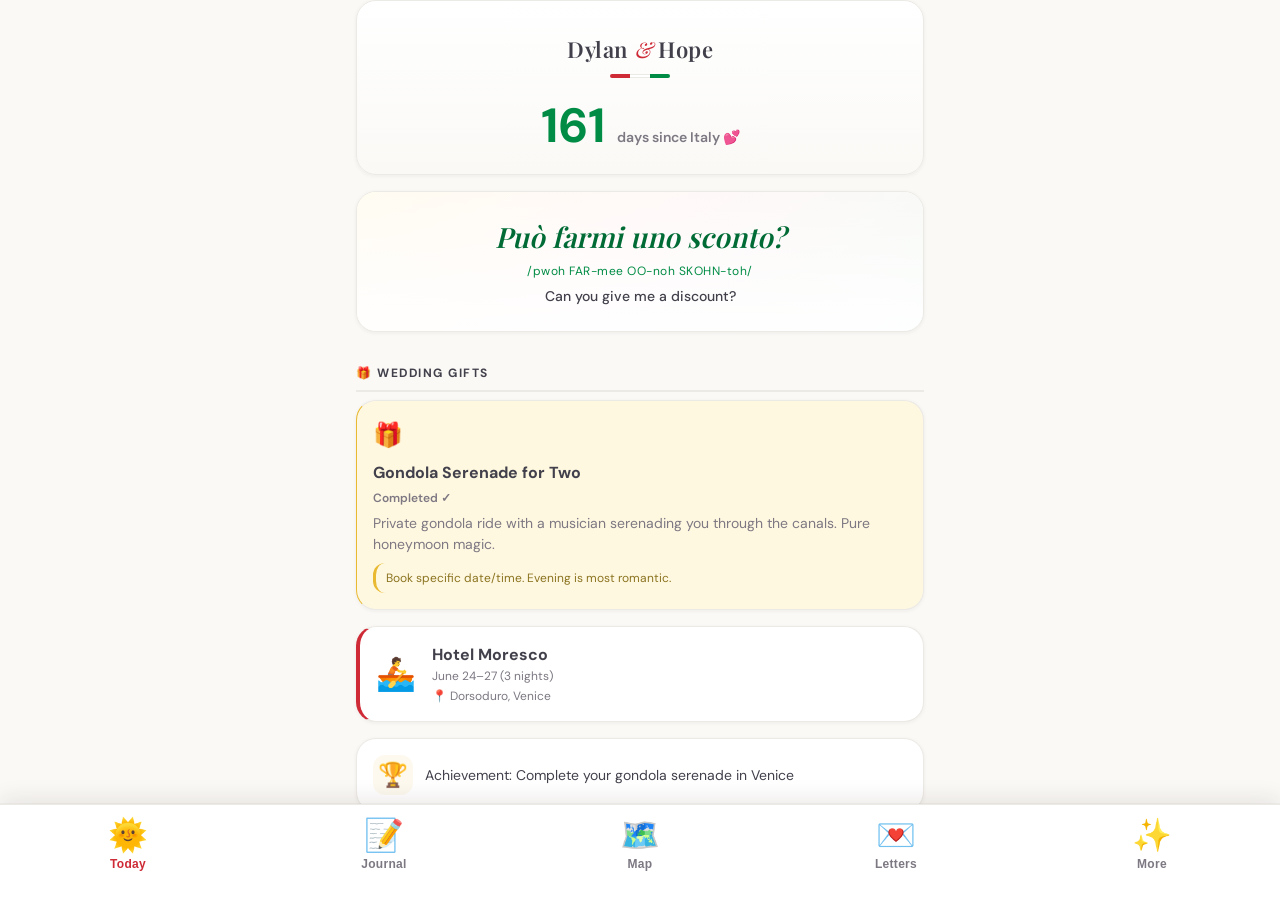
<file: index.html>
<!DOCTYPE html>
<html lang="en">
<head>
<meta charset="UTF-8">
<meta name="viewport" content="width=device-width, initial-scale=1.0, user-scalable=no">
<title>Italy Honeymoon 🇮🇹</title>
<meta name="description" content="Dylan & Hope's Italy honeymoon companion — June 2026">
<meta name="theme-color" content="#CE2B37">
<meta name="apple-mobile-web-app-capable" content="yes">
<meta name="apple-mobile-web-app-status-bar-style" content="black-translucent">
<meta name="apple-mobile-web-app-title" content="Italy 🇮🇹">
<meta name="mobile-web-app-capable" content="yes">
<link rel="manifest" href="manifest.json">
<link rel="icon" href="img/icon-192.png" type="image/png">
<link rel="apple-touch-icon" href="img/icon-192.png">

<!-- Fonts (self-hosted for offline) -->
<link rel="stylesheet" href="fonts/fonts.css">

<!-- Leaflet (self-hosted for offline) -->
<link rel="stylesheet" href="lib/leaflet.css">
<script src="lib/leaflet.js"></script>

<!-- App CSS -->
<link rel="stylesheet" href="css/variables.css">
<link rel="stylesheet" href="css/base.css">
<link rel="stylesheet" href="css/components.css">
<link rel="stylesheet" href="css/pages.css">
<link rel="stylesheet" href="css/today.css">
</head>
<body>

<!-- ═══════════════════════════════════ -->
<!-- ICON SPRITE (Tabler-style outline)  -->
<!-- Referenced by Hero placeholder      -->
<!-- gradient when no photo is mapped.   -->
<!-- ═══════════════════════════════════ -->
<svg xmlns="http://www.w3.org/2000/svg" style="position:absolute;width:0;height:0;overflow:hidden" aria-hidden="true" focusable="false">
  <defs>
    <symbol id="icon-monument" viewBox="0 0 24 24" fill="none" stroke="currentColor" stroke-width="1.5" stroke-linecap="round" stroke-linejoin="round">
      <path d="M12 3l5 8v10H7V11z"/><path d="M5 21h14"/>
    </symbol>
    <symbol id="icon-building" viewBox="0 0 24 24" fill="none" stroke="currentColor" stroke-width="1.5" stroke-linecap="round" stroke-linejoin="round">
      <path d="M3 21h18M5 21V7l7-4 7 4v14"/>
      <path d="M9 9h.01M9 13h.01M9 17h.01M15 9h.01M15 13h.01M15 17h.01"/>
    </symbol>
    <symbol id="icon-gift" viewBox="0 0 24 24" fill="none" stroke="currentColor" stroke-width="1.5" stroke-linecap="round" stroke-linejoin="round">
      <path d="M20 12v9H4v-9M2 7h20v5H2zM12 22V7"/>
      <path d="M12 7H7.5a2.5 2.5 0 010-5C11 2 12 7 12 7M12 7h4.5a2.5 2.5 0 000-5C13 2 12 7 12 7"/>
    </symbol>
    <symbol id="icon-train" viewBox="0 0 24 24" fill="none" stroke="currentColor" stroke-width="1.5" stroke-linecap="round" stroke-linejoin="round">
      <rect x="4" y="3" width="16" height="16" rx="2"/>
      <path d="M4 11h16M8 19l-2 3M16 19l2 3"/>
      <circle cx="9" cy="15" r="0.5" fill="currentColor"/>
      <circle cx="15" cy="15" r="0.5" fill="currentColor"/>
    </symbol>
    <symbol id="icon-moon" viewBox="0 0 24 24" fill="none" stroke="currentColor" stroke-width="1.5" stroke-linecap="round" stroke-linejoin="round">
      <path d="M21 12.79A9 9 0 1 1 11.21 3 7 7 0 0 0 21 12.79z"/>
    </symbol>
    <symbol id="icon-mountain" viewBox="0 0 24 24" fill="none" stroke="currentColor" stroke-width="1.5" stroke-linecap="round" stroke-linejoin="round">
      <path d="M3 21l9-15 9 15z"/><path d="M8 13l4-6 4 6"/>
    </symbol>
  </defs>
</svg>

<!-- ═══════════════════════════════════ -->
<!-- PAGE: TODAY                         -->
<!-- ═══════════════════════════════════ -->
<div id="page-today" class="page active">
  <div class="page-scroll">
    <div id="today-content"></div>
  </div>
</div>

<!-- ═══════════════════════════════════ -->
<!-- PAGE: EXPLORE (city selector)       -->
<!-- ═══════════════════════════════════ -->
<div id="page-explore" class="page">
  <div class="page-scroll">
    <div id="explore-content"></div>
  </div>
</div>

<!-- ═══════════════════════════════════ -->
<!-- PAGE: FAVORITES                     -->
<!-- ═══════════════════════════════════ -->
<div id="page-favorites" class="page">
  <div class="page-scroll">
    <div id="favorites-content"></div>
  </div>
</div>

<!-- ═══════════════════════════════════ -->
<!-- PAGE: CITY                          -->
<!-- ═══════════════════════════════════ -->
<div id="page-city" class="page">
  <div class="page-scroll">
    <div id="city-content"></div>
  </div>
</div>

<!-- ═══════════════════════════════════ -->
<!-- PAGE: PLACE DETAIL                  -->
<!-- ═══════════════════════════════════ -->
<div id="page-place" class="page">
  <div class="page-scroll">
    <div id="place-content"></div>
  </div>
</div>

<!-- ═══════════════════════════════════ -->
<!-- PAGE: PHRASEBOOK                    -->
<!-- ═══════════════════════════════════ -->
<div id="page-phrasebook" class="page">
  <div class="page-scroll">
    <div id="phrasebook-content"></div>
  </div>
</div>

<!-- ═══════════════════════════════════ -->
<!-- PAGE: JOURNAL                       -->
<!-- ═══════════════════════════════════ -->
<div id="page-journal" class="page">
  <div class="page-scroll">
    <div id="journal-content"></div>
  </div>
</div>

<!-- ═══════════════════════════════════ -->
<!-- PAGE: LETTERS                       -->
<!-- ═══════════════════════════════════ -->
<div id="page-letters" class="page">
  <div class="page-scroll">
    <div id="letters-content"></div>
  </div>
</div>

<!-- ═══════════════════════════════════ -->
<!-- PAGE: ACHIEVEMENTS                  -->
<!-- ═══════════════════════════════════ -->
<div id="page-achievements" class="page">
  <div class="page-scroll">
    <div id="achievements-content"></div>
  </div>
</div>

<!-- ═══════════════════════════════════ -->
<!-- PAGE: BOOKINGS                      -->
<!-- ═══════════════════════════════════ -->
<div id="page-bookings" class="page">
  <div class="page-scroll">
    <div id="bookings-content"></div>
  </div>
</div>

<!-- ═══════════════════════════════════ -->
<!-- PAGE: TIME CAPSULE                  -->
<!-- ═══════════════════════════════════ -->
<div id="page-capsule" class="page">
  <div class="page-scroll">
    <div id="capsule-content"></div>
  </div>
</div>

<!-- ═══════════════════════════════════ -->
<!-- PAGE: MAP (dedicated tab)           -->
<!-- ═══════════════════════════════════ -->
<div id="page-map" class="page">
  <!-- City bar (compact, always all visible) -->
  <div id="map-city-bar" class="map-city-bar">
    <button class="map-city-chip active" data-city="all" onclick="mapJumpTo('all')">
      <span class="mcc-emoji">🇮🇹</span><span class="mcc-label">All</span>
    </button>
    <button class="map-city-chip" data-city="Rome" onclick="mapJumpTo('Rome')">
      <span class="mcc-emoji">🏛️</span><span class="mcc-label">Rome</span>
    </button>
    <button class="map-city-chip" data-city="Florence" onclick="mapJumpTo('Florence')">
      <span class="mcc-emoji">🌻</span><span class="mcc-label">Florence</span>
    </button>
    <button class="map-city-chip" data-city="Lake Como" onclick="mapJumpTo('Lake Como')">
      <span class="mcc-emoji">⛰️</span><span class="mcc-label">Como</span>
    </button>
    <button class="map-city-chip" data-city="Venice" onclick="mapJumpTo('Venice')">
      <span class="mcc-emoji">🚣</span><span class="mcc-label">Venice</span>
    </button>
  </div>
  <!-- Filter button (opens modal) + active filter indicator -->
  <div class="map-controls">
    <button id="map-filter-btn" class="map-filter-btn" onclick="openMapFilters()">
      <span>⚙️</span> <span id="map-filter-label">All Places</span> <span class="map-filter-arrow">▾</span>
    </button>
  </div>
  <!-- Map container -->
  <div id="full-map"></div>
</div>

<!-- ═══════════════════════════════════ -->
<!-- MAP FILTER MODAL (top-level so it  -->
<!-- renders above the tab bar)          -->
<!-- ═══════════════════════════════════ -->
<div id="map-filter-modal" class="map-filter-modal" role="dialog" aria-modal="true" aria-label="Map filters">
  <div class="map-filter-sheet">
    <div class="mfm-header">
      <h3>🗺️ Map Filters</h3>
      <button class="mfm-close" onclick="closeMapFilters()">✕</button>
    </div>
    <div class="mfm-body">
      <div class="mfm-section">
        <div class="mfm-section-title">By Verdict</div>
        <div class="mfm-grid">
          <button class="mfm-option" data-filter="essential" onclick="toggleMapFilter('essential')">
            <span class="mfm-icon" style="background:#E8F5EC;color:#008C45;">🟢</span>Essential
          </button>
          <button class="mfm-option" data-filter="hidden-gem" onclick="toggleMapFilter('hidden-gem')">
            <span class="mfm-icon" style="background:#EDE9FE;color:#8B5CF6;">💎</span>Hidden Gems
          </button>
          <button class="mfm-option" data-filter="worth-it" onclick="toggleMapFilter('worth-it')">
            <span class="mfm-icon" style="background:#DBEAFE;color:#3B82F6;">🔵</span>Worth It
          </button>
        </div>
      </div>
      <div class="mfm-section">
        <div class="mfm-section-title">By Source</div>
        <!-- Buttons generated from data by renderSourceFilterButtons() (app.js) —
             a source button exists only if places actually carry that source -->
        <div class="mfm-grid" id="mfm-source-grid"></div>
      </div>
      <div class="mfm-section">
        <div class="mfm-section-title">By Type</div>
        <div class="mfm-grid">
          <button class="mfm-option" data-filter="dining" onclick="toggleMapFilter('dining')">
            <span class="mfm-icon" style="background:#FFEAEC;color:#CE2B37;">🍝</span>Dining
          </button>
          <button class="mfm-option" data-filter="landmark" onclick="toggleMapFilter('landmark')">
            <span class="mfm-icon" style="background:#E8F5EC;color:#008C45;">🏛️</span>Sights
          </button>
          <button class="mfm-option" data-filter="activity" onclick="toggleMapFilter('activity')">
            <span class="mfm-icon" style="background:#FFF7ED;color:#F97316;">🎯</span>Activities
          </button>
          <button class="mfm-option" data-filter="viewpoint" onclick="toggleMapFilter('viewpoint')">
            <span class="mfm-icon" style="background:#EDE9FE;color:#8B5CF6;">👁️</span>Viewpoints
          </button>
        </div>
      </div>
      <div class="mfm-section">
        <div class="mfm-section-title">By Mood</div>
        <div class="mfm-grid">
          <button class="mfm-option" data-filter="romantic" onclick="toggleMapFilter('romantic')">
            <span class="mfm-icon" style="background:#FCE7F3;color:#EC4899;">💑</span>Romantic
          </button>
          <button class="mfm-option" data-filter="evening" onclick="toggleMapFilter('evening')">
            <span class="mfm-icon" style="background:#EDE9FE;color:#8B5CF6;">🌙</span>Evening
          </button>
          <button class="mfm-option" data-filter="budget" onclick="toggleMapFilter('budget')">
            <span class="mfm-icon" style="background:#E8F5EC;color:#008C45;">💰</span>Budget
          </button>
          <button class="mfm-option" data-filter="foodie" onclick="toggleMapFilter('foodie')">
            <span class="mfm-icon" style="background:#FFF8E1;color:#C9A028;">🍽️</span>Foodie
          </button>
        </div>
      </div>
    </div>
    <div class="mfm-footer" style="display:flex;gap:8px;">
      <button class="btn btn-ghost btn-full" onclick="resetMapFilters()">Reset</button>
      <button class="btn btn-primary btn-full" onclick="closeMapFilters()">Done</button>
    </div>
  </div>
</div>

<!-- ═══════════════════════════════════ -->
<!-- PAGE: SETTINGS                      -->
<!-- ═══════════════════════════════════ -->
<div id="page-settings" class="page">
  <div class="page-scroll">
    <div id="settings-content"></div>
  </div>
</div>

<!-- ═══════════════════════════════════ -->
<!-- PAGE: STATS                         -->
<!-- ═══════════════════════════════════ -->
<div id="page-stats" class="page">
  <div class="page-scroll">
    <div id="stats-content"></div>
  </div>
</div>

<!-- ═══════════════════════════════════ -->
<!-- PAGE: MORE                          -->
<!-- ═══════════════════════════════════ -->
<div id="page-more" class="page">
  <div class="page-scroll">
    <div id="more-content"></div>
  </div>
</div>

<!-- ═══════════════════════════════════ -->
<!-- SURPRISE ME MODAL                   -->
<!-- ═══════════════════════════════════ -->
<div id="surprise-modal" class="modal-overlay" role="dialog" aria-modal="true" aria-label="Details">
  <div id="surprise-content" class="modal-card"></div>
</div>

<!-- ═══════════════════════════════════ -->
<!-- TOAST                               -->
<!-- ═══════════════════════════════════ -->
<div id="toast" class="toast"></div>

<!-- ═══════════════════════════════════ -->
<!-- BOTTOM TAB BAR                      -->
<!-- ═══════════════════════════════════ -->
<nav id="tab-bar" role="tablist" aria-label="Main navigation">
  <button class="tab-btn active" data-tab="today" onclick="Router.navigate('#today')" role="tab" aria-label="Today">
    <span class="tab-icon" aria-hidden="true">🌞</span>
    <span class="tab-label">Today</span>
  </button>
  <button class="tab-btn" data-tab="journal" onclick="Router.navigate('#journal')" role="tab" aria-label="Journal">
    <span class="tab-icon" aria-hidden="true">📝</span>
    <span class="tab-label">Journal</span>
  </button>
  <button class="tab-btn" data-tab="map" onclick="Router.navigate('#map')" role="tab" aria-label="Map">
    <span class="tab-icon" aria-hidden="true">🗺️</span>
    <span class="tab-label">Map</span>
  </button>
  <button class="tab-btn" data-tab="letters" onclick="Router.navigate('#letters')" role="tab" aria-label="Love letters">
    <span class="tab-icon" aria-hidden="true">💌</span>
    <span class="tab-label">Letters</span>
  </button>
  <button class="tab-btn" data-tab="more" onclick="Router.navigate('#more')" role="tab" aria-label="More features">
    <span class="tab-icon" aria-hidden="true">✨</span>
    <span class="tab-label">More</span>
  </button>
</nav>

<!-- ═══════════════════════════════════ -->
<!-- SCRIPTS (order matters!)            -->
<!-- ═══════════════════════════════════ -->
<script src="js/italy-border.js"></script>
<script src="js/data-places.js"></script>
<script src="js/data-phrases.js"></script>
<script src="js/data-hotels.js"></script>
<script src="js/data-trip.js"></script>
<script src="js/data-achievements.js"></script>
<script src="js/data-today-plan.js"></script>
<script src="js/storage.js"></script>
<script src="js/helpers.js"></script>
<script src="js/hero-images.js"></script>
<script src="js/today-plan.js"></script>
<script src="js/components/verdict-pill.js"></script>
<script src="js/router.js"></script>
<script src="js/map-shared.js"></script>
<script src="js/animations.js"></script>
<script src="js/today.js"></script>
<script src="js/city.js"></script>
<script src="js/detail.js"></script>
<script src="js/phrasebook.js"></script>
<script src="js/journal.js"></script>
<script src="js/letters.js"></script>
<script src="js/achievements.js"></script>
<script src="js/surprise.js"></script>
<script src="js/bookings.js"></script>
<script src="js/suggestions.js"></script>
<script src="js/settings.js"></script>
<script src="js/keepsakes.js"></script>
<script src="js/counters.js"></script>
<script src="js/app.js"></script>

</body>
</html>
</file>
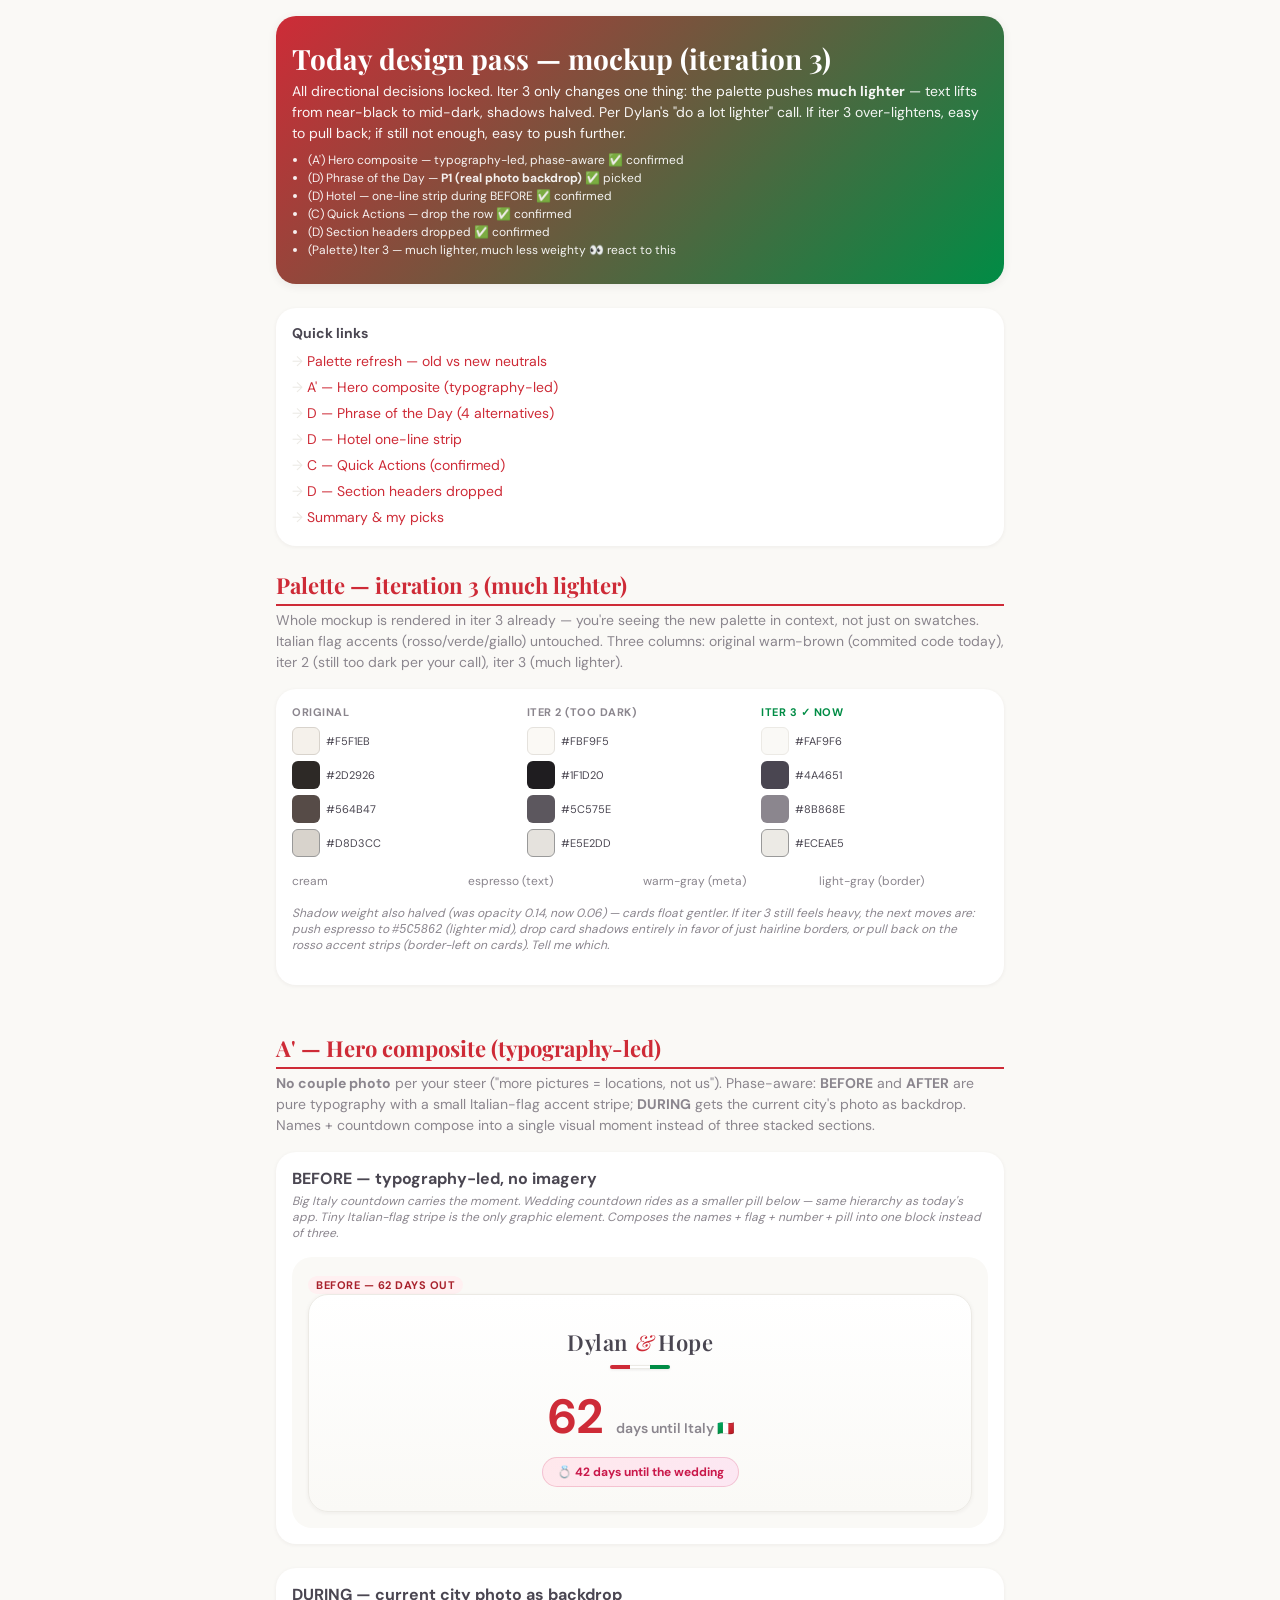
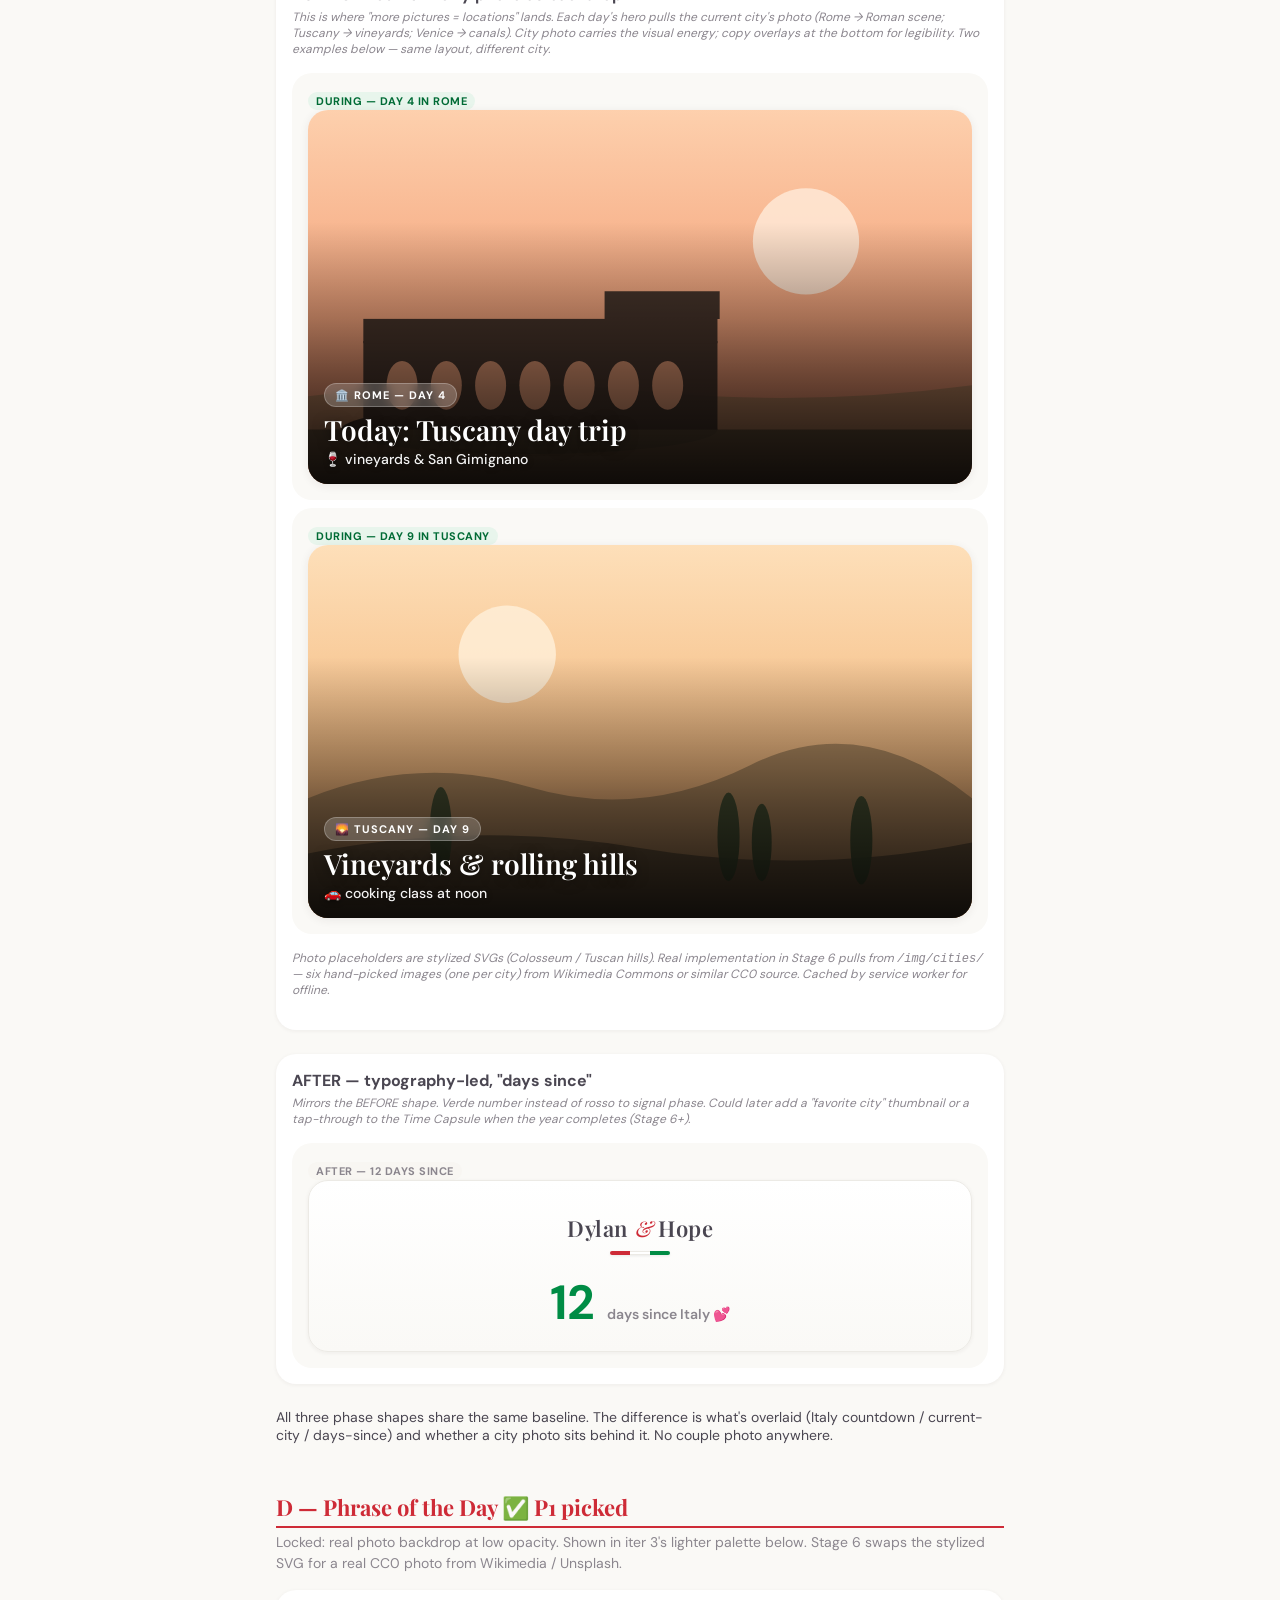
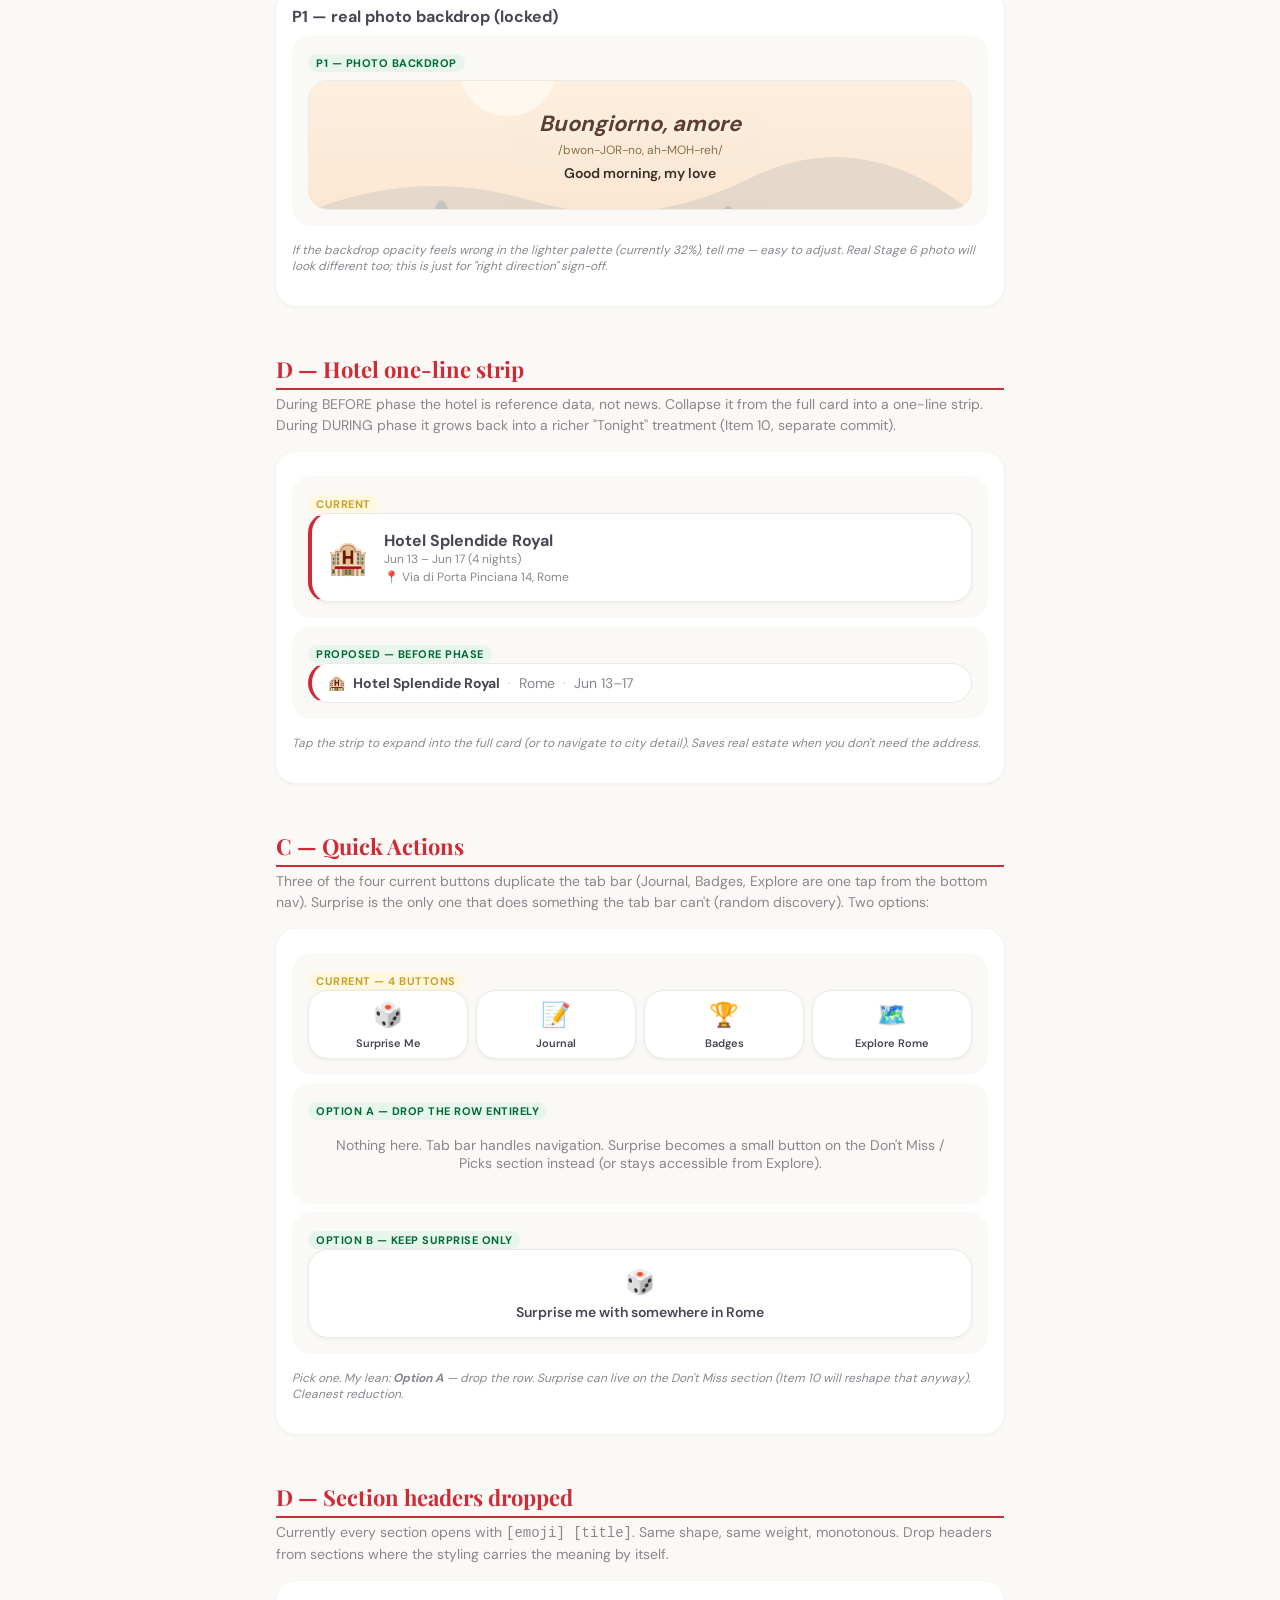
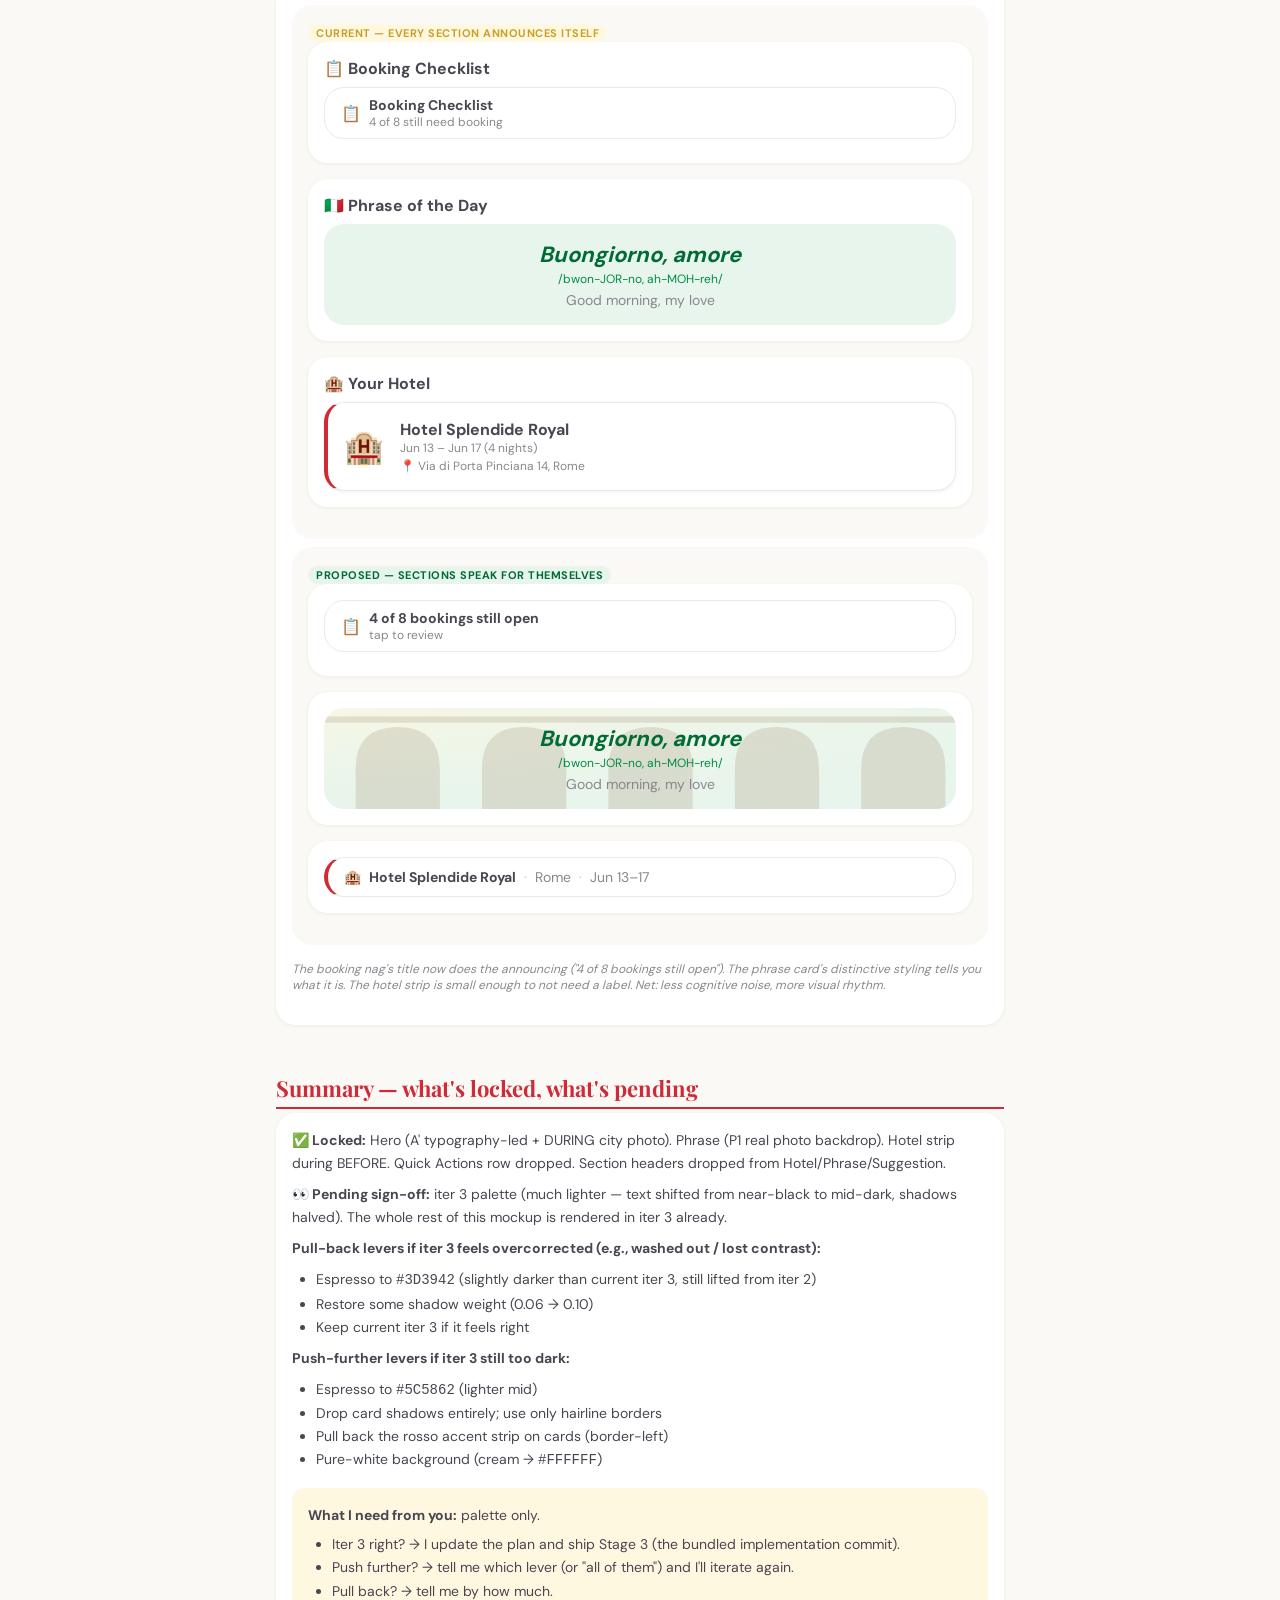
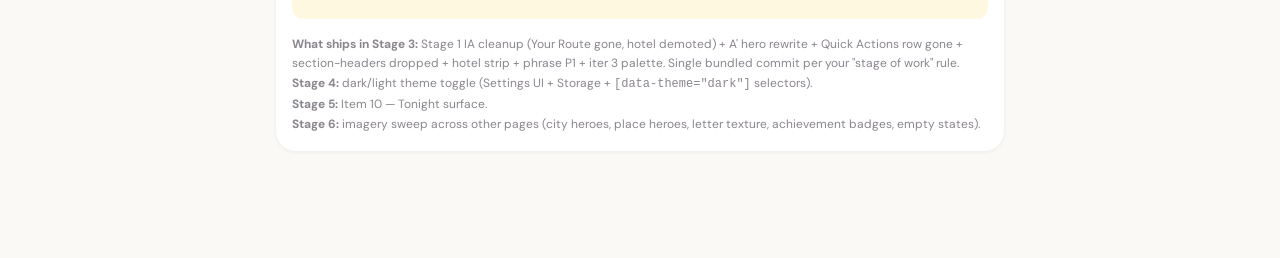
<file: mockups/mockup-2026-04-today-design-pass.html>
<!DOCTYPE html>
<html lang="en">
<head>
<meta charset="UTF-8">
<meta name="viewport" content="width=device-width, initial-scale=1.0, viewport-fit=cover">
<meta name="theme-color" content="#CE2B37">
<title>Today design pass — mockup</title>
<link rel="stylesheet" href="/fonts/fonts.css">
<link rel="stylesheet" href="/css/variables.css">
<style>
  /* ─── lighter neutrals refresh — ITERATION 3 ─── */
  /* Iter 2 shifted the hue off brown but kept darkness high. Iter 3 lifts
     the values: text goes from near-black to mid-dark (still passes WCAG-AA),
     shadows lose half their weight. Italian flag accents (rosso/verde/giallo)
     stay. Dark mode is still Stage 4 (separate commit). */
  :root {
    --cream:      #FAF9F6;   /* near-white off-cream */
    --bianco:     #FFFFFF;   /* unchanged */
    --espresso:   #4A4651;   /* mid-dark, was #1F1D20 — biggest visible shift */
    --warm-gray:  #8B868E;   /* mid-light secondary, was #5C575E */
    --light-gray: #ECEAE5;   /* very soft borders, was #E5E2DD */
    --faint-gray: #F8F6F2;   /* very light surface, was #F2EFEC */

    /* Lighter shadows — half the weight */
    --shadow-sm:        0 1px 4px rgba(45, 41, 38, 0.06);
    --shadow-md:        0 2px 10px rgba(45, 41, 38, 0.08);
    --shadow-lg:        0 4px 20px rgba(45, 41, 38, 0.10);
    --shadow-glow-rosso: 0 2px 14px rgba(206, 43, 55, 0.14);
    --shadow-glow-verde: 0 2px 14px rgba(0, 140, 69, 0.14);
    --shadow-glow-giallo: 0 2px 14px rgba(232, 185, 49, 0.14);
  }

  /* ─── mockup chrome (not part of the real app) ─── */
  * { box-sizing: border-box; margin: 0; padding: 0; }
  body {
    font-family: var(--font-body);
    background: var(--cream);
    color: var(--espresso);
    padding: 0 0 var(--space-2xl);
    -webkit-font-smoothing: antialiased;
  }
  .mock-page {
    max-width: 760px;
    margin: 0 auto;
    padding: var(--space-md);
  }
  .mock-banner {
    background: linear-gradient(135deg, var(--rosso) 0%, var(--verde) 100%);
    color: white;
    padding: var(--space-lg) var(--space-md);
    border-radius: var(--radius-md);
    margin-bottom: var(--space-lg);
    box-shadow: var(--shadow-md);
  }
  .mock-banner h1 {
    font-family: var(--font-display);
    font-size: var(--text-2xl);
    font-weight: 700;
    margin-bottom: var(--space-xs);
  }
  .mock-banner p { font-size: var(--text-sm); opacity: 0.95; line-height: 1.5; }
  .mock-banner ul { margin-top: var(--space-sm); padding-left: var(--space-md); font-size: var(--text-xs); opacity: 0.92; }
  .mock-banner li { margin-bottom: 2px; }
  .mock-section { margin-bottom: var(--space-2xl); }
  .mock-section > h2 {
    font-family: var(--font-display);
    font-size: var(--text-xl);
    color: var(--rosso);
    margin-bottom: var(--space-xs);
    padding-bottom: var(--space-xs);
    border-bottom: 2px solid var(--rosso);
  }
  .mock-section > p.lede {
    font-size: var(--text-sm);
    color: var(--warm-gray);
    margin-bottom: var(--space-md);
    line-height: 1.5;
  }
  .mock-variant {
    margin-bottom: var(--space-lg);
    background: var(--bianco);
    border-radius: var(--radius-md);
    padding: var(--space-md);
    box-shadow: var(--shadow-sm);
  }
  .mock-variant > h3 {
    font-size: var(--text-base);
    font-weight: 700;
    color: var(--espresso);
    margin-bottom: var(--space-xs);
  }
  .mock-variant > .caption {
    font-size: var(--text-xs);
    color: var(--warm-gray);
    margin-bottom: var(--space-md);
    font-style: italic;
  }
  .mock-tag {
    display: inline-block;
    font-size: var(--text-2xs);
    font-weight: 700;
    padding: 2px 8px;
    border-radius: var(--radius-pill);
    margin-right: 6px;
    text-transform: uppercase;
    letter-spacing: 0.5px;
  }
  .mock-tag.before { background: var(--rosso-light); color: var(--rosso-dark); }
  .mock-tag.during { background: var(--verde-light); color: var(--verde-dark); }
  .mock-tag.fallback { background: var(--faint-gray); color: var(--warm-gray); }
  .mock-tag.current { background: var(--giallo-light); color: var(--giallo-dark); }
  .mock-tag.proposed { background: var(--verde-light); color: var(--verde-dark); }
  .mock-frame {
    background: var(--cream);
    border-radius: var(--radius-md);
    padding: var(--space-md);
    margin-top: var(--space-sm);
  }

  /* ─── shared tokens for all hero variants ─── */
  .hero-block {
    width: 100%;
    border-radius: var(--radius-md);
    overflow: hidden;
    box-shadow: var(--shadow-md);
    position: relative;
  }

  /* ── V1: photo backdrop ── */
  .hero-v1 {
    aspect-ratio: 16 / 11;
    background-size: cover;
    background-position: center;
    display: flex;
    flex-direction: column;
    justify-content: flex-end;
    padding: var(--space-lg) var(--space-md) var(--space-md);
    color: white;
    position: relative;
  }
  .hero-v1::after {
    content: '';
    position: absolute;
    inset: 0;
    background: linear-gradient(to bottom, rgba(0,0,0,0) 30%, rgba(0,0,0,0.55) 75%, rgba(0,0,0,0.78) 100%);
    pointer-events: none;
  }
  .hero-v1 > * { position: relative; z-index: 1; }
  .hero-v1 .names {
    font-family: var(--font-display);
    font-size: var(--text-xl);
    font-weight: 600;
    letter-spacing: 0.5px;
    text-shadow: 0 2px 12px rgba(0,0,0,0.4);
    margin-bottom: var(--space-xs);
  }
  .hero-v1 .names .amp { color: #FFC0C5; margin: 0 4px; }
  .hero-v1 .countdown-row { display: flex; align-items: baseline; gap: 12px; }
  .hero-v1 .big-num {
    font-family: var(--font-body);
    font-size: var(--text-display);
    font-weight: 700;
    line-height: 1;
    text-shadow: 0 2px 16px rgba(0,0,0,0.5);
  }
  .hero-v1 .label {
    font-size: var(--text-sm);
    font-weight: 500;
    opacity: 0.95;
    text-shadow: 0 1px 6px rgba(0,0,0,0.4);
  }
  .hero-v1 .secondary-pill {
    display: inline-flex;
    align-items: center;
    gap: 6px;
    margin-top: var(--space-sm);
    background: rgba(255,255,255,0.2);
    backdrop-filter: blur(6px);
    padding: 6px 14px;
    border-radius: var(--radius-pill);
    font-size: var(--text-xs);
    font-weight: 600;
    border: 1px solid rgba(255,255,255,0.25);
  }
  .hero-v1.during {
    aspect-ratio: 16 / 9;
  }
  .hero-v1.during .names { font-size: var(--text-lg); }
  .hero-v1.during .big-num { font-size: var(--text-3xl); }

  /* ── V2: photo as side card ── */
  .hero-v2 {
    background: var(--bianco);
    display: grid;
    grid-template-columns: 130px 1fr;
    gap: var(--space-md);
    padding: var(--space-md);
    border: 1px solid var(--light-gray);
    align-items: center;
  }
  .hero-v2 .photo-wrap {
    width: 130px;
    height: 130px;
    border-radius: var(--radius-md);
    background-size: cover;
    background-position: center;
    box-shadow: var(--shadow-sm);
    border: 2px solid var(--bianco);
  }
  .hero-v2 .copy {
    display: flex;
    flex-direction: column;
    gap: 4px;
  }
  .hero-v2 .names {
    font-family: var(--font-display);
    font-size: var(--text-lg);
    color: var(--espresso);
    font-weight: 600;
  }
  .hero-v2 .names .amp { color: var(--rosso); margin: 0 4px; }
  .hero-v2 .big-num {
    font-family: var(--font-body);
    font-size: var(--text-3xl);
    font-weight: 700;
    color: var(--rosso);
    line-height: 1;
    margin-top: var(--space-xs);
  }
  .hero-v2 .label {
    font-size: var(--text-xs);
    color: var(--warm-gray);
    font-weight: 600;
  }
  .hero-v2 .secondary-line {
    font-size: var(--text-2xs);
    color: var(--warm-gray);
    margin-top: 4px;
  }
  .hero-v2 .secondary-line strong { color: #C9184A; font-weight: 700; }
  .hero-v2.during .big-num { color: var(--verde); font-size: var(--text-2xl); }
  .hero-v2.during .during-row {
    display: flex; align-items: center; gap: 6px;
    font-size: var(--text-base); font-weight: 700; color: var(--verde-dark);
  }

  /* ── V3: floating avatar (typography-led) ── */
  .hero-v3 {
    background: linear-gradient(180deg, var(--bianco) 0%, var(--cream) 100%);
    text-align: center;
    padding: var(--space-lg) var(--space-md);
    border: 1px solid var(--light-gray);
  }
  .hero-v3 .avatar {
    width: 76px;
    height: 76px;
    border-radius: 50%;
    background-size: cover;
    background-position: center;
    margin: 0 auto var(--space-sm);
    box-shadow: 0 4px 16px rgba(206,43,55,0.22);
    border: 3px solid var(--bianco);
  }
  .hero-v3 .names {
    font-family: var(--font-body);
    font-size: var(--text-sm);
    color: var(--espresso);
    margin-bottom: var(--space-md);
    letter-spacing: 0.5px;
  }
  .hero-v3 .names .amp { color: var(--rosso); margin: 0 6px; }
  .hero-v3 .big-num {
    font-family: var(--font-body);
    font-size: var(--text-display);
    font-weight: 700;
    color: var(--rosso);
    line-height: 1;
  }
  .hero-v3 .label {
    font-size: var(--text-sm);
    color: var(--warm-gray);
    font-weight: 600;
    margin-top: var(--space-xs);
  }
  .hero-v3 .dual {
    display: grid;
    grid-template-columns: 1fr 1fr;
    gap: 10px;
    margin-top: var(--space-md);
  }
  .hero-v3 .dual > div {
    background: var(--bianco);
    border-radius: var(--radius-md);
    padding: var(--space-sm) var(--space-md);
    box-shadow: var(--shadow-sm);
  }
  .hero-v3 .dual .num {
    font-size: var(--text-3xl);
    font-weight: 700;
    color: var(--rosso);
    line-height: 1;
  }
  .hero-v3 .dual .lbl {
    font-size: var(--text-2xs);
    color: var(--warm-gray);
    text-transform: uppercase;
    font-weight: 600;
    letter-spacing: 0.5px;
    margin-top: 4px;
  }
  .hero-v3 .dual .wedding .num { color: #C9184A; }
  .hero-v3.during .during-orientation {
    font-family: var(--font-display);
    font-size: var(--text-2xl);
    color: var(--verde-dark);
    font-weight: 600;
    margin-top: var(--space-sm);
  }
  .hero-v3.during .day-trip {
    font-size: var(--text-sm);
    color: var(--warm-gray);
    margin-top: 4px;
  }

  /* fallback (no-photo) — shared tinted backdrop */
  .hero-v1.fallback {
    background-image:
      linear-gradient(135deg, rgba(206,43,55,0.85) 0%, rgba(0,140,69,0.85) 100%),
      repeating-linear-gradient(45deg, transparent 0 12px, rgba(255,255,255,0.06) 12px 13px);
    background-blend-mode: normal;
  }
  .hero-v2.fallback .photo-wrap {
    background: linear-gradient(135deg, var(--rosso-bg) 0%, var(--verde-bg) 100%);
    display: flex; align-items: center; justify-content: center;
    font-size: 36px;
  }
  .hero-v3.fallback .avatar {
    background: linear-gradient(135deg, var(--rosso) 0%, var(--verde) 100%);
    display: flex; align-items: center; justify-content: center;
    color: white;
  }
  .hero-v3.fallback .avatar svg { width: 32px; height: 32px; }

  /* ═══════════ V4 — typography-led, no couple photo (final direction) ═══════════ */
  .hero-v4-type {
    background: linear-gradient(180deg, var(--bianco) 0%, var(--cream) 100%);
    border-radius: var(--radius-md);
    border: 1px solid var(--light-gray);
    padding: var(--space-xl) var(--space-md) var(--space-lg);
    text-align: center;
    box-shadow: var(--shadow-sm);
  }
  .hero-v4-type .names {
    font-family: var(--font-display);
    font-size: var(--text-xl);
    color: var(--espresso);
    font-weight: 600;
    letter-spacing: 0.5px;
  }
  .hero-v4-type .names .amp { color: var(--rosso); margin: 0 6px; font-style: italic; font-weight: 500; }
  .hero-v4-type .flag-bar {
    display: flex;
    width: 60px;
    height: 4px;
    margin: var(--space-sm) auto var(--space-lg);
    border-radius: 2px;
    overflow: hidden;
    box-shadow: 0 1px 3px rgba(0,0,0,0.08);
  }
  .hero-v4-type .flag-bar span { flex: 1; }
  .hero-v4-type .flag-bar .r { background: var(--rosso); }
  .hero-v4-type .flag-bar .w { background: var(--bianco); border-top: 1px solid var(--light-gray); border-bottom: 1px solid var(--light-gray); }
  .hero-v4-type .flag-bar .g { background: var(--verde); }
  .hero-v4-type .big-num {
    font-family: var(--font-body);
    font-size: var(--text-display);
    font-weight: 700;
    color: var(--rosso);
    line-height: 1;
  }
  .hero-v4-type .label {
    font-size: var(--text-sm);
    color: var(--warm-gray);
    font-weight: 600;
    margin-top: var(--space-xs);
  }
  .hero-v4-type .wedding-pill {
    display: inline-block;
    margin-top: var(--space-md);
    background: linear-gradient(135deg, #FFE8EC 0%, #FCE7F3 100%);
    color: #C9184A;
    padding: 6px 14px;
    border-radius: var(--radius-pill);
    font-size: var(--text-xs);
    font-weight: 700;
    border: 1px solid rgba(201, 24, 74, 0.18);
  }
  .hero-v4-type .since-row {
    display: flex; align-items: baseline; justify-content: center; gap: 12px;
  }
  .hero-v4-type.after .big-num { color: var(--verde); }

  /* DURING phase — current-city photo as backdrop */
  .hero-v4-during {
    position: relative;
    border-radius: var(--radius-md);
    overflow: hidden;
    box-shadow: var(--shadow-md);
    aspect-ratio: 16 / 9;
  }
  .hero-v4-during .bg {
    position: absolute; inset: 0;
    width: 100%; height: 100%;
  }
  .hero-v4-during::after {
    content: '';
    position: absolute; inset: 0;
    background: linear-gradient(180deg, rgba(0,0,0,0) 30%, rgba(0,0,0,0.50) 70%, rgba(0,0,0,0.85) 100%);
    pointer-events: none;
  }
  .hero-v4-during .copy {
    position: absolute;
    left: 0; right: 0; bottom: 0;
    padding: var(--space-md);
    color: white;
    z-index: 1;
  }
  .hero-v4-during .day-orientation {
    font-family: var(--font-display);
    font-size: var(--text-2xl);
    font-weight: 600;
    text-shadow: 0 2px 12px rgba(0,0,0,0.5);
    margin-bottom: 2px;
  }
  .hero-v4-during .day-trip {
    font-size: var(--text-sm);
    font-weight: 500;
    text-shadow: 0 1px 6px rgba(0,0,0,0.5);
    opacity: 0.95;
  }
  .hero-v4-during .city-tag {
    display: inline-block;
    font-size: var(--text-2xs);
    font-weight: 700;
    text-transform: uppercase;
    letter-spacing: 1px;
    background: rgba(255,255,255,0.2);
    backdrop-filter: blur(6px);
    padding: 4px 10px;
    border-radius: var(--radius-pill);
    margin-bottom: var(--space-xs);
    border: 1px solid rgba(255,255,255,0.25);
  }

  /* ─── phrase of the day variants ─── */
  .phrase-current, .phrase-proposed {
    border-radius: var(--radius-md);
    padding: var(--space-md);
    text-align: center;
    overflow: hidden;
    position: relative;
  }
  .phrase-current { background: var(--verde-light); }
  .phrase-proposed {
    background:
      linear-gradient(180deg, rgba(232,245,236,0.35) 0%, rgba(232,245,236,0.95) 80%),
      linear-gradient(135deg, var(--giallo-light) 0%, var(--verde-light) 100%);
  }
  .phrase-proposed .motif {
    position: absolute; inset: 0; pointer-events: none;
  }
  .phrase-proposed .motif svg { width: 100%; height: 100%; opacity: 0.18; }
  .phrase-proposed > * { position: relative; z-index: 1; }
  .phrase-italian {
    font-size: var(--text-xl);
    font-weight: 700;
    font-style: italic;
    color: var(--verde-dark);
    margin-bottom: 2px;
  }
  .phrase-pron {
    font-size: var(--text-xs);
    color: var(--verde);
    margin-bottom: 4px;
  }
  .phrase-eng {
    font-size: var(--text-sm);
    color: var(--warm-gray);
  }

  /* ─── 4 phrase imagery alternatives (iteration 2) ─── */
  .phrase-alt {
    border-radius: var(--radius-md);
    padding: var(--space-lg) var(--space-md);
    text-align: center;
    overflow: hidden;
    position: relative;
    margin-top: var(--space-sm);
    min-height: 130px;
    display: flex;
    flex-direction: column;
    justify-content: center;
  }
  .phrase-alt > * { position: relative; z-index: 1; }
  .phrase-alt .bg-layer {
    position: absolute; inset: 0;
    width: 100%; height: 100%;
    pointer-events: none;
    z-index: 0;
  }
  .phrase-alt .phrase-italian {
    font-size: var(--text-xl);
    font-weight: 700;
    font-style: italic;
    margin-bottom: 4px;
  }
  .phrase-alt .phrase-pron {
    font-size: var(--text-xs);
    margin-bottom: 6px;
  }
  .phrase-alt .phrase-eng {
    font-size: var(--text-sm);
  }

  /* P1 — real photo backdrop (Tuscany at low opacity) */
  .phrase-p1 {
    background: var(--bianco);
    border: 1px solid var(--light-gray);
  }
  .phrase-p1 .bg-layer { opacity: 0.32; }
  .phrase-p1 .phrase-italian { color: #5C3F2E; text-shadow: 0 1px 8px rgba(255,255,255,0.7); }
  .phrase-p1 .phrase-pron { color: #8B6F4E; }
  .phrase-p1 .phrase-eng { color: #3D2E26; font-weight: 600; }

  /* P2 — abstract watercolor wash, no literal subject */
  .phrase-p2 {
    background: linear-gradient(180deg, #FBF9F5 0%, #FFF8E1 100%);
    border: 1px solid rgba(232,185,49,0.25);
  }
  .phrase-p2 .phrase-italian { color: var(--verde-dark); }
  .phrase-p2 .phrase-pron { color: var(--verde); }

  /* P3 — olive branch corner motif (decorative accent) */
  .phrase-p3 {
    background: var(--verde-light);
    border: 1px solid rgba(0,140,69,0.15);
  }
  .phrase-p3 .corner-motif {
    position: absolute;
    top: 8px; right: 8px;
    width: 80px; height: 32px;
    opacity: 0.65;
    pointer-events: none;
  }
  .phrase-p3 .phrase-italian { color: var(--verde-dark); }
  .phrase-p3 .phrase-pron { color: var(--verde); }

  /* P4 — no imagery, refined typography + warmer gradient */
  .phrase-p4 {
    background: linear-gradient(135deg, #FFF8E1 0%, #FBF9F5 50%, #E8F5EC 100%);
    border: 1px solid var(--light-gray);
  }
  .phrase-p4 .phrase-italian {
    font-family: var(--font-display);
    font-size: var(--text-2xl);
    color: var(--rosso-dark);
    font-style: italic;
    font-weight: 600;
  }
  .phrase-p4 .phrase-pron {
    font-size: var(--text-xs);
    color: var(--warm-gray);
    letter-spacing: 1px;
  }
  .phrase-p4 .phrase-eng {
    color: var(--espresso);
    font-weight: 500;
    margin-top: 4px;
  }

  /* ─── hotel current vs strip ─── */
  .hotel-card-current {
    background: var(--bianco);
    border-radius: var(--radius-md);
    padding: var(--space-md);
    box-shadow: var(--shadow-sm);
    border: 1px solid var(--light-gray);
    border-left: 4px solid var(--rosso);
    display: flex;
    gap: var(--space-md);
    align-items: center;
  }
  .hotel-card-current .emoji { font-size: 32px; }
  .hotel-card-current .name { font-weight: 700; font-size: var(--text-base); }
  .hotel-card-current .dates { font-size: var(--text-xs); color: var(--warm-gray); }
  .hotel-card-current .addr { font-size: var(--text-xs); color: var(--warm-gray); margin-top: 2px; }
  .hotel-strip {
    background: var(--bianco);
    border-radius: var(--radius-pill);
    padding: 10px var(--space-md);
    border: 1px solid var(--light-gray);
    border-left: 4px solid var(--rosso);
    display: flex;
    align-items: center;
    gap: var(--space-sm);
    font-size: var(--text-sm);
    color: var(--warm-gray);
  }
  .hotel-strip .name { font-weight: 700; color: var(--espresso); }
  .hotel-strip .dot { opacity: 0.5; }

  /* ─── quick actions variants ─── */
  .qa-row {
    display: grid;
    grid-template-columns: repeat(4, 1fr);
    gap: var(--space-sm);
  }
  .qa {
    background: var(--bianco);
    border: 1px solid var(--light-gray);
    border-radius: var(--radius-md);
    padding: var(--space-sm);
    display: flex;
    flex-direction: column;
    align-items: center;
    gap: 6px;
    cursor: pointer;
    box-shadow: var(--shadow-sm);
  }
  .qa-icon { font-size: 24px; }
  .qa-label { font-size: var(--text-2xs); font-weight: 600; color: var(--espresso); }
  .qa-row.single { grid-template-columns: 1fr; }
  .qa-row.single .qa { padding: var(--space-md); }
  .qa-row.single .qa-label { font-size: var(--text-sm); }

  /* ─── section-headers dropped sample ─── */
  .today-strip {
    background: var(--bianco);
    border-radius: var(--radius-md);
    padding: var(--space-md);
    box-shadow: var(--shadow-sm);
    margin-bottom: var(--space-md);
  }
  .today-strip .section-header-old {
    font-size: var(--text-base);
    font-weight: 700;
    margin-bottom: var(--space-sm);
    color: var(--espresso);
  }
  .today-strip .nag {
    background: var(--bianco);
    border-radius: var(--radius-md);
    padding: var(--space-sm) var(--space-md);
    border-left: 4px solid var(--rosso);
    border: 1px solid var(--light-gray);
    display: flex; align-items: center; gap: var(--space-sm);
    margin-bottom: var(--space-sm);
  }
  .today-strip .nag-title { font-weight: 700; font-size: var(--text-sm); }
  .today-strip .nag-meta { font-size: var(--text-xs); color: var(--warm-gray); }

  /* ─── quick toc ─── */
  .toc {
    background: var(--bianco);
    padding: var(--space-md);
    border-radius: var(--radius-md);
    margin-bottom: var(--space-lg);
    font-size: var(--text-sm);
    box-shadow: var(--shadow-sm);
  }
  .toc strong { display: block; margin-bottom: 6px; color: var(--espresso); }
  .toc a { color: var(--rosso); text-decoration: none; display: block; padding: 4px 0; }
  .toc a::before { content: '→ '; color: var(--light-gray); }

</style>
</head>
<body>

<!-- ═══════════════════════════════════════════════════════════════════
  Stand-in SVG assets used as placeholders for real photos.
  These show "more pictures, more life" without me sourcing real images.
  Real imagery sourcing happens in Stage 3 / Stage 5.
═══════════════════════════════════════════════════════════════════ -->
<svg width="0" height="0" style="position:absolute" aria-hidden="true">
  <defs>
    <!-- Couple silhouette in warm Tuscan sunset — used everywhere a couple photo would be -->
    <linearGradient id="sunset" x1="0" y1="0" x2="0" y2="1">
      <stop offset="0%" stop-color="#FFD0B0"/>
      <stop offset="50%" stop-color="#F4A47C"/>
      <stop offset="100%" stop-color="#C97D5C"/>
    </linearGradient>
    <symbol id="couple-placeholder" viewBox="0 0 400 400">
      <rect width="400" height="400" fill="url(#sunset)"/>
      <circle cx="200" cy="148" r="48" fill="#FFE9D6" opacity="0.95"/>
      <path d="M0 280 Q 100 240 200 270 T 400 250 L 400 400 L 0 400 Z" fill="#8B6F4E" opacity="0.7"/>
      <path d="M0 320 Q 150 290 300 310 T 400 305 L 400 400 L 0 400 Z" fill="#5C4A35" opacity="0.85"/>
      <g fill="#2D2926" opacity="0.95">
        <ellipse cx="160" cy="240" rx="22" ry="26"/>
        <path d="M120 400 L 120 320 Q 130 300 160 295 Q 190 300 200 320 L 200 400 Z"/>
        <ellipse cx="245" cy="232" rx="22" ry="26"/>
        <path d="M210 400 L 210 320 Q 220 300 245 295 Q 270 300 280 320 L 280 400 Z"/>
        <path d="M180 232 Q 200 222 222 230" stroke="#2D2926" stroke-width="3" fill="none" opacity="0.5"/>
      </g>
    </symbol>
    <!-- Italian colonnade motif — used as backdrop for phrase-of-day proposed treatment -->
    <symbol id="italian-arches" viewBox="0 0 600 200" preserveAspectRatio="xMidYMid slice">
      <g fill="#8B6F4E">
        <path d="M30 200 L 30 110 Q 30 70 70 70 Q 110 70 110 110 L 110 200 Z"/>
        <path d="M150 200 L 150 110 Q 150 70 190 70 Q 230 70 230 110 L 230 200 Z"/>
        <path d="M270 200 L 270 110 Q 270 70 310 70 Q 350 70 350 110 L 350 200 Z"/>
        <path d="M390 200 L 390 110 Q 390 70 430 70 Q 470 70 470 110 L 470 200 Z"/>
        <path d="M510 200 L 510 110 Q 510 70 550 70 Q 590 70 590 110 L 590 200 Z"/>
        <rect x="0" y="180" width="600" height="20"/>
        <rect x="0" y="60" width="600" height="6"/>
      </g>
    </symbol>
    <!-- Heart icon for no-photo fallback avatar -->
    <symbol id="heart" viewBox="0 0 24 24">
      <path fill="currentColor" d="M12 21s-7-4.5-9.5-9C1.5 9 3 5 7 5c2 0 3.5 1 5 3 1.5-2 3-3 5-3 4 0 5.5 4 4.5 7-2.5 4.5-9.5 9-9.5 9z"/>
    </symbol>

    <!-- ROME stand-in: Colosseum silhouette over warm sunset (DURING phase hero) -->
    <linearGradient id="rome-sky" x1="0" y1="0" x2="0" y2="1">
      <stop offset="0%" stop-color="#FFD7B5"/>
      <stop offset="55%" stop-color="#F4A47C"/>
      <stop offset="100%" stop-color="#A85841"/>
    </linearGradient>
    <symbol id="city-rome" viewBox="0 0 600 400" preserveAspectRatio="xMidYMid slice">
      <rect width="600" height="400" fill="url(#rome-sky)"/>
      <circle cx="450" cy="150" r="48" fill="#FFE9D6" opacity="0.85"/>
      <!-- distant hills -->
      <path d="M0 290 Q 150 270 300 285 T 600 280 L 600 330 L 0 330 Z" fill="#8B6F4E" opacity="0.55"/>
      <!-- Colosseum (stylized) -->
      <g fill="#3D2E26" opacity="0.94">
        <ellipse cx="200" cy="320" rx="170" ry="22"/>
        <rect x="50" y="240" width="320" height="80"/>
        <rect x="50" y="220" width="320" height="22"/>
        <path d="M268 220 L 268 195 L 372 195 L 372 220 Z"/>
      </g>
      <!-- arch openings -->
      <g fill="#F4A47C" opacity="0.85">
        <ellipse cx="85" cy="280" rx="14" ry="22"/>
        <ellipse cx="125" cy="280" rx="14" ry="22"/>
        <ellipse cx="165" cy="280" rx="14" ry="22"/>
        <ellipse cx="205" cy="280" rx="14" ry="22"/>
        <ellipse cx="245" cy="280" rx="14" ry="22"/>
        <ellipse cx="285" cy="280" rx="14" ry="22"/>
        <ellipse cx="325" cy="280" rx="14" ry="22"/>
      </g>
      <!-- ground -->
      <rect x="0" y="320" width="600" height="80" fill="#5C4A35" opacity="0.9"/>
    </symbol>

    <!-- Tuscany stand-in: rolling hills (DURING with day trip / generic Italy beat) -->
    <linearGradient id="tuscany-sky" x1="0" y1="0" x2="0" y2="1">
      <stop offset="0%" stop-color="#FFE5C2"/>
      <stop offset="60%" stop-color="#F4B97E"/>
      <stop offset="100%" stop-color="#B26E47"/>
    </linearGradient>
    <symbol id="city-tuscany" viewBox="0 0 600 400" preserveAspectRatio="xMidYMid slice">
      <rect width="600" height="400" fill="url(#tuscany-sky)"/>
      <circle cx="180" cy="130" r="44" fill="#FFEFD8" opacity="0.85"/>
      <path d="M0 260 Q 100 220 200 250 T 400 230 T 600 260 L 600 400 L 0 400 Z" fill="#8B6F4E" opacity="0.65"/>
      <path d="M0 310 Q 150 280 300 305 T 600 300 L 600 400 L 0 400 Z" fill="#5C4A35" opacity="0.85"/>
      <!-- cypress trees -->
      <g fill="#3D4A2E" opacity="0.9">
        <ellipse cx="120" cy="290" rx="10" ry="40"/>
        <ellipse cx="380" cy="295" rx="10" ry="40"/>
        <ellipse cx="410" cy="300" rx="9" ry="35"/>
        <ellipse cx="500" cy="298" rx="10" ry="40"/>
      </g>
    </symbol>

    <!-- Olive branch motif (decorative accent) -->
    <symbol id="olive-branch" viewBox="0 0 200 80">
      <g>
        <path d="M5 45 Q 60 25, 110 35 Q 150 45, 195 25" stroke="#5C6E45" stroke-width="1.5" fill="none" stroke-linecap="round"/>
        <ellipse cx="35" cy="38" rx="14" ry="4" transform="rotate(-22 35 38)" fill="#7A8B5A"/>
        <ellipse cx="68" cy="48" rx="14" ry="4" transform="rotate(20 68 48)" fill="#7A8B5A"/>
        <ellipse cx="100" cy="40" rx="14" ry="4" transform="rotate(-15 100 40)" fill="#7A8B5A"/>
        <ellipse cx="135" cy="46" rx="14" ry="4" transform="rotate(15 135 46)" fill="#7A8B5A"/>
        <ellipse cx="170" cy="34" rx="14" ry="4" transform="rotate(-22 170 34)" fill="#7A8B5A"/>
        <circle cx="50" cy="44" r="4" fill="#3D5530"/>
        <circle cx="85" cy="42" r="4" fill="#3D5530"/>
        <circle cx="120" cy="40" r="4" fill="#3D5530"/>
        <circle cx="155" cy="38" r="4" fill="#3D5530"/>
      </g>
    </symbol>

    <!-- Watercolor wash — soft warm blobs, no shape -->
    <symbol id="watercolor-wash" viewBox="0 0 600 200" preserveAspectRatio="none">
      <ellipse cx="120" cy="80" rx="200" ry="90" fill="#E8B931" opacity="0.22"/>
      <ellipse cx="460" cy="130" rx="240" ry="110" fill="#D4918E" opacity="0.20"/>
      <ellipse cx="300" cy="55" rx="180" ry="60" fill="#C4724D" opacity="0.16"/>
      <ellipse cx="200" cy="160" rx="140" ry="50" fill="#7A8B5A" opacity="0.14"/>
    </symbol>
  </defs>
</svg>

<style>
  /* couple-placeholder used as background image via <use> + serializing… we'll use direct SVG instead */
</style>

<div class="mock-page">

  <!-- ═══════════ INTRO ═══════════ -->
  <header class="mock-banner">
    <h1>Today design pass — mockup (iteration 3)</h1>
    <p>All directional decisions locked. Iter 3 only changes one thing: the palette pushes <strong>much lighter</strong> — text lifts from near-black to mid-dark, shadows halved. Per Dylan's "do a lot lighter" call. If iter 3 over-lightens, easy to pull back; if still not enough, easy to push further.</p>
    <ul>
      <li>(A') Hero composite — typography-led, phase-aware ✅ confirmed</li>
      <li>(D) Phrase of the Day — <strong>P1 (real photo backdrop)</strong> ✅ picked</li>
      <li>(D) Hotel — one-line strip during BEFORE ✅ confirmed</li>
      <li>(C) Quick Actions — drop the row ✅ confirmed</li>
      <li>(D) Section headers dropped ✅ confirmed</li>
      <li>(Palette) Iter 3 — much lighter, much less weighty 👀 react to this</li>
    </ul>
  </header>

  <nav class="toc">
    <strong>Quick links</strong>
    <a href="#palette">Palette refresh — old vs new neutrals</a>
    <a href="#hero">A' — Hero composite (typography-led)</a>
    <a href="#phrase">D — Phrase of the Day (4 alternatives)</a>
    <a href="#hotel">D — Hotel one-line strip</a>
    <a href="#quick-actions">C — Quick Actions (confirmed)</a>
    <a href="#headers-dropped">D — Section headers dropped</a>
    <a href="#summary">Summary &amp; my picks</a>
  </nav>

  <!-- ═══════════ PALETTE REFRESH ═══════════ -->
  <section class="mock-section" id="palette">
    <h2>Palette — iteration 3 (much lighter)</h2>
    <p class="lede">Whole mockup is rendered in iter 3 already — you're seeing the new palette in context, not just on swatches. Italian flag accents (rosso/verde/giallo) untouched. Three columns: original warm-brown (commited code today), iter 2 (still too dark per your call), iter 3 (much lighter).</p>
    <div class="mock-variant">
      <div style="display:grid;grid-template-columns:1fr 1fr 1fr;gap:var(--space-sm);">
        <div>
          <div style="font-size:var(--text-2xs);color:var(--warm-gray);font-weight:700;text-transform:uppercase;letter-spacing:0.5px;margin-bottom:var(--space-sm);">Original</div>
          <div style="display:flex;flex-direction:column;gap:6px;">
            <div style="display:flex;align-items:center;gap:6px;font-size:var(--text-2xs);"><span style="width:28px;height:28px;background:#F5F1EB;border:1px solid #D8D3CC;border-radius:6px;flex-shrink:0;"></span>#F5F1EB</div>
            <div style="display:flex;align-items:center;gap:6px;font-size:var(--text-2xs);"><span style="width:28px;height:28px;background:#2D2926;border-radius:6px;flex-shrink:0;"></span>#2D2926</div>
            <div style="display:flex;align-items:center;gap:6px;font-size:var(--text-2xs);"><span style="width:28px;height:28px;background:#564B47;border-radius:6px;flex-shrink:0;"></span>#564B47</div>
            <div style="display:flex;align-items:center;gap:6px;font-size:var(--text-2xs);"><span style="width:28px;height:28px;background:#D8D3CC;border:1px solid #999;border-radius:6px;flex-shrink:0;"></span>#D8D3CC</div>
          </div>
        </div>
        <div>
          <div style="font-size:var(--text-2xs);color:var(--warm-gray);font-weight:700;text-transform:uppercase;letter-spacing:0.5px;margin-bottom:var(--space-sm);">Iter 2 (too dark)</div>
          <div style="display:flex;flex-direction:column;gap:6px;">
            <div style="display:flex;align-items:center;gap:6px;font-size:var(--text-2xs);"><span style="width:28px;height:28px;background:#FBF9F5;border:1px solid #E5E2DD;border-radius:6px;flex-shrink:0;"></span>#FBF9F5</div>
            <div style="display:flex;align-items:center;gap:6px;font-size:var(--text-2xs);"><span style="width:28px;height:28px;background:#1F1D20;border-radius:6px;flex-shrink:0;"></span>#1F1D20</div>
            <div style="display:flex;align-items:center;gap:6px;font-size:var(--text-2xs);"><span style="width:28px;height:28px;background:#5C575E;border-radius:6px;flex-shrink:0;"></span>#5C575E</div>
            <div style="display:flex;align-items:center;gap:6px;font-size:var(--text-2xs);"><span style="width:28px;height:28px;background:#E5E2DD;border:1px solid #999;border-radius:6px;flex-shrink:0;"></span>#E5E2DD</div>
          </div>
        </div>
        <div>
          <div style="font-size:var(--text-2xs);color:var(--verde);font-weight:700;text-transform:uppercase;letter-spacing:0.5px;margin-bottom:var(--space-sm);">Iter 3 ✓ now</div>
          <div style="display:flex;flex-direction:column;gap:6px;">
            <div style="display:flex;align-items:center;gap:6px;font-size:var(--text-2xs);"><span style="width:28px;height:28px;background:#FAF9F6;border:1px solid #ECEAE5;border-radius:6px;flex-shrink:0;"></span>#FAF9F6</div>
            <div style="display:flex;align-items:center;gap:6px;font-size:var(--text-2xs);"><span style="width:28px;height:28px;background:#4A4651;border-radius:6px;flex-shrink:0;"></span>#4A4651</div>
            <div style="display:flex;align-items:center;gap:6px;font-size:var(--text-2xs);"><span style="width:28px;height:28px;background:#8B868E;border-radius:6px;flex-shrink:0;"></span>#8B868E</div>
            <div style="display:flex;align-items:center;gap:6px;font-size:var(--text-2xs);"><span style="width:28px;height:28px;background:#ECEAE5;border:1px solid #999;border-radius:6px;flex-shrink:0;"></span>#ECEAE5</div>
          </div>
        </div>
      </div>
      <div style="margin-top:var(--space-md);font-size:var(--text-xs);color:var(--warm-gray);display:grid;grid-template-columns:1fr 1fr 1fr 1fr;gap:6px;">
        <div>cream</div><div>espresso (text)</div><div>warm-gray (meta)</div><div>light-gray (border)</div>
      </div>
      <p class="caption" style="margin-top:var(--space-md);">Shadow weight also halved (was opacity 0.14, now 0.06) — cards float gentler. If iter 3 still feels heavy, the next moves are: push espresso to <code>#5C5862</code> (lighter mid), drop card shadows entirely in favor of just hairline borders, or pull back on the rosso accent strips (border-left on cards). Tell me which.</p>
    </div>
  </section>

  <!-- ═══════════ A' — HERO COMPOSITE (typography-led) ═══════════ -->
  <section class="mock-section" id="hero">
    <h2>A' — Hero composite (typography-led)</h2>
    <p class="lede"><strong>No couple photo</strong> per your steer ("more pictures = locations, not us"). Phase-aware: <strong>BEFORE</strong> and <strong>AFTER</strong> are pure typography with a small Italian-flag accent stripe; <strong>DURING</strong> gets the current city's photo as backdrop. Names + countdown compose into a single visual moment instead of three stacked sections.</p>

    <!-- ─── BEFORE — pure typography ─── -->
    <div class="mock-variant">
      <h3>BEFORE — typography-led, no imagery</h3>
      <p class="caption">Big Italy countdown carries the moment. Wedding countdown rides as a smaller pill below — same hierarchy as today's app. Tiny Italian-flag stripe is the only graphic element. Composes the names + flag + number + pill into one block instead of three.</p>
      <div class="mock-frame">
        <span class="mock-tag before">BEFORE — 62 days out</span>
        <div class="hero-block hero-v4-type">
          <div class="names">Dylan<span class="amp">&amp;</span>Hope</div>
          <div class="flag-bar"><span class="r"></span><span class="w"></span><span class="g"></span></div>
          <div class="since-row">
            <div class="big-num">62</div>
            <div class="label">days until Italy 🇮🇹</div>
          </div>
          <div class="wedding-pill">💍 42 days until the wedding</div>
        </div>
      </div>
    </div>

    <!-- ─── DURING — current city photo as backdrop ─── -->
    <div class="mock-variant">
      <h3>DURING — current city photo as backdrop</h3>
      <p class="caption">This is where <em>"more pictures = locations"</em> lands. Each day's hero pulls the current city's photo (Rome → Roman scene; Tuscany → vineyards; Venice → canals). City photo carries the visual energy; copy overlays at the bottom for legibility. Two examples below — same layout, different city.</p>

      <div class="mock-frame">
        <span class="mock-tag during">DURING — Day 4 in Rome</span>
        <div class="hero-block hero-v4-during">
          <svg class="bg" viewBox="0 0 600 400" preserveAspectRatio="xMidYMid slice"><use href="#city-rome"/></svg>
          <div class="copy">
            <span class="city-tag">🏛️ Rome — Day 4</span>
            <div class="day-orientation">Today: Tuscany day trip</div>
            <div class="day-trip">🍷 vineyards &amp; San Gimignano</div>
          </div>
        </div>
      </div>

      <div class="mock-frame">
        <span class="mock-tag during">DURING — Day 9 in Tuscany</span>
        <div class="hero-block hero-v4-during">
          <svg class="bg" viewBox="0 0 600 400" preserveAspectRatio="xMidYMid slice"><use href="#city-tuscany"/></svg>
          <div class="copy">
            <span class="city-tag">🌄 Tuscany — Day 9</span>
            <div class="day-orientation">Vineyards &amp; rolling hills</div>
            <div class="day-trip">🚗 cooking class at noon</div>
          </div>
        </div>
      </div>

      <p class="caption" style="margin-top:var(--space-md);">Photo placeholders are stylized SVGs (Colosseum / Tuscan hills). Real implementation in Stage 6 pulls from <code>/img/cities/</code> — six hand-picked images (one per city) from Wikimedia Commons or similar CC0 source. Cached by service worker for offline.</p>
    </div>

    <!-- ─── AFTER — typography-led with phase recolor ─── -->
    <div class="mock-variant">
      <h3>AFTER — typography-led, "days since"</h3>
      <p class="caption">Mirrors the BEFORE shape. Verde number instead of rosso to signal phase. Could later add a "favorite city" thumbnail or a tap-through to the Time Capsule when the year completes (Stage 6+).</p>
      <div class="mock-frame">
        <span class="mock-tag fallback">AFTER — 12 days since</span>
        <div class="hero-block hero-v4-type after">
          <div class="names">Dylan<span class="amp">&amp;</span>Hope</div>
          <div class="flag-bar"><span class="r"></span><span class="w"></span><span class="g"></span></div>
          <div class="since-row">
            <div class="big-num">12</div>
            <div class="label">days since Italy 💕</div>
          </div>
        </div>
      </div>
    </div>

    <p class="caption" style="margin-top:var(--space-md);font-size:var(--text-sm);">All three phase shapes share the same baseline. The difference is what's overlaid (Italy countdown / current-city / days-since) and whether a city photo sits behind it. No couple photo anywhere.</p>
  </section>

  <!-- ═══ Old V1/V2/V3 hero variants from iteration 1 — kept hidden below for reference; ignore — ═══ -->
  <section class="mock-section" id="hero-old" style="display:none;">
    <h2>(superseded — iteration 1, hidden)</h2>

    <!-- ─── V1: Photo backdrop ─── -->
    <div class="mock-variant">
      <h3>V1 — Photo backdrop (cinematic)</h3>
      <p class="caption">Couple photo full-bleed as the background. Names + countdown overlaid in white. Photo carries the visual weight; copy sits over a soft gradient for legibility. Most "magazine cover" feel — leans hardest into "more pictures."</p>

      <div class="mock-frame">
        <span class="mock-tag before">BEFORE — 62 days out</span>
        <div class="hero-block hero-v1" style='background-image: url("data:image/svg+xml;utf8,<svg xmlns=%22http://www.w3.org/2000/svg%22 viewBox=%220 0 400 400%22><defs><linearGradient id=%22s%22 x1=%220%22 y1=%220%22 x2=%220%22 y2=%221%22><stop offset=%220%22 stop-color=%22%23FFD0B0%22/><stop offset=%2250%22 stop-color=%22%23F4A47C%22/><stop offset=%22100%22 stop-color=%22%23C97D5C%22/></linearGradient></defs><rect width=%22400%22 height=%22400%22 fill=%22url(%23s)%22/><circle cx=%22200%22 cy=%22148%22 r=%2248%22 fill=%22%23FFE9D6%22 opacity=%220.95%22/><path d=%22M0 280 Q 100 240 200 270 T 400 250 L 400 400 L 0 400 Z%22 fill=%22%238B6F4E%22 opacity=%220.7%22/><path d=%22M0 320 Q 150 290 300 310 T 400 305 L 400 400 L 0 400 Z%22 fill=%22%235C4A35%22 opacity=%220.85%22/><g fill=%22%232D2926%22 opacity=%220.95%22><ellipse cx=%22160%22 cy=%22240%22 rx=%2222%22 ry=%2226%22/><path d=%22M120 400 L 120 320 Q 130 300 160 295 Q 190 300 200 320 L 200 400 Z%22/><ellipse cx=%22245%22 cy=%22232%22 rx=%2222%22 ry=%2226%22/><path d=%22M210 400 L 210 320 Q 220 300 245 295 Q 270 300 280 320 L 280 400 Z%22/></g></svg>");'>
          <div class="names">Dylan<span class="amp">&amp;</span>Hope</div>
          <div class="countdown-row">
            <div class="big-num">62</div>
            <div class="label">days until Italy 🇮🇹</div>
          </div>
          <div class="secondary-pill">💍 42 days until the wedding</div>
        </div>
      </div>

      <div class="mock-frame">
        <span class="mock-tag during">DURING — Day 4</span>
        <div class="hero-block hero-v1 during" style='background-image: url("data:image/svg+xml;utf8,<svg xmlns=%22http://www.w3.org/2000/svg%22 viewBox=%220 0 400 400%22><defs><linearGradient id=%22s%22 x1=%220%22 y1=%220%22 x2=%220%22 y2=%221%22><stop offset=%220%22 stop-color=%22%23FFD0B0%22/><stop offset=%2250%22 stop-color=%22%23F4A47C%22/><stop offset=%22100%22 stop-color=%22%23C97D5C%22/></linearGradient></defs><rect width=%22400%22 height=%22400%22 fill=%22url(%23s)%22/><circle cx=%22200%22 cy=%22148%22 r=%2248%22 fill=%22%23FFE9D6%22 opacity=%220.95%22/><path d=%22M0 280 Q 100 240 200 270 T 400 250 L 400 400 L 0 400 Z%22 fill=%22%238B6F4E%22 opacity=%220.7%22/><path d=%22M0 320 Q 150 290 300 310 T 400 305 L 400 400 L 0 400 Z%22 fill=%22%235C4A35%22 opacity=%220.85%22/><g fill=%22%232D2926%22 opacity=%220.95%22><ellipse cx=%22160%22 cy=%22240%22 rx=%2222%22 ry=%2226%22/><path d=%22M120 400 L 120 320 Q 130 300 160 295 Q 190 300 200 320 L 200 400 Z%22/><ellipse cx=%22245%22 cy=%22232%22 rx=%2222%22 ry=%2226%22/><path d=%22M210 400 L 210 320 Q 220 300 245 295 Q 270 300 280 320 L 280 400 Z%22/></g></svg>");'>
          <div class="names">Day 4 in Italy</div>
          <div class="countdown-row">
            <div class="big-num">🏛️</div>
            <div class="label">Rome — 🍷 day trip to Tuscany</div>
          </div>
        </div>
      </div>

      <div class="mock-frame">
        <span class="mock-tag fallback">NO PHOTO</span>
        <div class="hero-block hero-v1 fallback">
          <div class="names">Dylan<span class="amp">&amp;</span>Hope</div>
          <div class="countdown-row">
            <div class="big-num">62</div>
            <div class="label">days until Italy 🇮🇹</div>
          </div>
          <div class="secondary-pill">💍 42 days until the wedding</div>
        </div>
      </div>
    </div>

    <!-- ─── V2: Side card ─── -->
    <div class="mock-variant">
      <h3>V2 — Photo as side card (composed)</h3>
      <p class="caption">Photo on the left as a soft-cornered tile. Names + countdown stacked on the right. Photo and copy share visual weight. Most balanced; reads like a single card rather than a hero.</p>

      <div class="mock-frame">
        <span class="mock-tag before">BEFORE — 62 days out</span>
        <div class="hero-block hero-v2">
          <div class="photo-wrap" style='background-image: url("data:image/svg+xml;utf8,<svg xmlns=%22http://www.w3.org/2000/svg%22 viewBox=%220 0 400 400%22><defs><linearGradient id=%22s%22 x1=%220%22 y1=%220%22 x2=%220%22 y2=%221%22><stop offset=%220%22 stop-color=%22%23FFD0B0%22/><stop offset=%2250%22 stop-color=%22%23F4A47C%22/><stop offset=%22100%22 stop-color=%22%23C97D5C%22/></linearGradient></defs><rect width=%22400%22 height=%22400%22 fill=%22url(%23s)%22/><circle cx=%22200%22 cy=%22148%22 r=%2248%22 fill=%22%23FFE9D6%22 opacity=%220.95%22/><path d=%22M0 280 Q 100 240 200 270 T 400 250 L 400 400 L 0 400 Z%22 fill=%22%238B6F4E%22 opacity=%220.7%22/><path d=%22M0 320 Q 150 290 300 310 T 400 305 L 400 400 L 0 400 Z%22 fill=%22%235C4A35%22 opacity=%220.85%22/><g fill=%22%232D2926%22 opacity=%220.95%22><ellipse cx=%22160%22 cy=%22240%22 rx=%2222%22 ry=%2226%22/><path d=%22M120 400 L 120 320 Q 130 300 160 295 Q 190 300 200 320 L 200 400 Z%22/><ellipse cx=%22245%22 cy=%22232%22 rx=%2222%22 ry=%2226%22/><path d=%22M210 400 L 210 320 Q 220 300 245 295 Q 270 300 280 320 L 280 400 Z%22/></g></svg>");'></div>
          <div class="copy">
            <div class="names">Dylan<span class="amp">&amp;</span>Hope</div>
            <div class="big-num">62</div>
            <div class="label">days until Italy 🇮🇹</div>
            <div class="secondary-line"><strong>💍 42 days</strong> until the wedding</div>
          </div>
        </div>
      </div>

      <div class="mock-frame">
        <span class="mock-tag during">DURING — Day 4</span>
        <div class="hero-block hero-v2 during">
          <div class="photo-wrap" style='background-image: url("data:image/svg+xml;utf8,<svg xmlns=%22http://www.w3.org/2000/svg%22 viewBox=%220 0 400 400%22><defs><linearGradient id=%22s%22 x1=%220%22 y1=%220%22 x2=%220%22 y2=%221%22><stop offset=%220%22 stop-color=%22%23FFD0B0%22/><stop offset=%2250%22 stop-color=%22%23F4A47C%22/><stop offset=%22100%22 stop-color=%22%23C97D5C%22/></linearGradient></defs><rect width=%22400%22 height=%22400%22 fill=%22url(%23s)%22/><circle cx=%22200%22 cy=%22148%22 r=%2248%22 fill=%22%23FFE9D6%22 opacity=%220.95%22/><path d=%22M0 280 Q 100 240 200 270 T 400 250 L 400 400 L 0 400 Z%22 fill=%22%238B6F4E%22 opacity=%220.7%22/><path d=%22M0 320 Q 150 290 300 310 T 400 305 L 400 400 L 0 400 Z%22 fill=%22%235C4A35%22 opacity=%220.85%22/><g fill=%22%232D2926%22 opacity=%220.95%22><ellipse cx=%22160%22 cy=%22240%22 rx=%2222%22 ry=%2226%22/><path d=%22M120 400 L 120 320 Q 130 300 160 295 Q 190 300 200 320 L 200 400 Z%22/><ellipse cx=%22245%22 cy=%22232%22 rx=%2222%22 ry=%2226%22/><path d=%22M210 400 L 210 320 Q 220 300 245 295 Q 270 300 280 320 L 280 400 Z%22/></g></svg>");'></div>
          <div class="copy">
            <div class="names">Dylan<span class="amp">&amp;</span>Hope</div>
            <div class="during-row">🏛️ Rome — Day 4</div>
            <div class="secondary-line">🍷 day trip to Tuscany today</div>
          </div>
        </div>
      </div>

      <div class="mock-frame">
        <span class="mock-tag fallback">NO PHOTO</span>
        <div class="hero-block hero-v2 fallback">
          <div class="photo-wrap">💕</div>
          <div class="copy">
            <div class="names">Dylan<span class="amp">&amp;</span>Hope</div>
            <div class="big-num">62</div>
            <div class="label">days until Italy 🇮🇹</div>
            <div class="secondary-line"><strong>💍 42 days</strong> until the wedding</div>
          </div>
        </div>
      </div>
    </div>

    <!-- ─── V3: Avatar (typography-led) ─── -->
    <div class="mock-variant">
      <h3>V3 — Photo as floating avatar (typography-led)</h3>
      <p class="caption">Small circular photo above the names; copy dominates. Closest to current behavior. Most restrained — keeps the countdown as the primary visual moment, photo is a kiss of personality. Lowest bar to "more pictures, more life" — biggest fix is composing into one block.</p>

      <div class="mock-frame">
        <span class="mock-tag before">BEFORE — 62 days out</span>
        <div class="hero-block hero-v3">
          <div class="avatar" style='background-image: url("data:image/svg+xml;utf8,<svg xmlns=%22http://www.w3.org/2000/svg%22 viewBox=%220 0 400 400%22><defs><linearGradient id=%22s%22 x1=%220%22 y1=%220%22 x2=%220%22 y2=%221%22><stop offset=%220%22 stop-color=%22%23FFD0B0%22/><stop offset=%2250%22 stop-color=%22%23F4A47C%22/><stop offset=%22100%22 stop-color=%22%23C97D5C%22/></linearGradient></defs><rect width=%22400%22 height=%22400%22 fill=%22url(%23s)%22/><circle cx=%22200%22 cy=%22148%22 r=%2248%22 fill=%22%23FFE9D6%22 opacity=%220.95%22/><path d=%22M0 280 Q 100 240 200 270 T 400 250 L 400 400 L 0 400 Z%22 fill=%22%238B6F4E%22 opacity=%220.7%22/><path d=%22M0 320 Q 150 290 300 310 T 400 305 L 400 400 L 0 400 Z%22 fill=%22%235C4A35%22 opacity=%220.85%22/><g fill=%22%232D2926%22 opacity=%220.95%22><ellipse cx=%22160%22 cy=%22240%22 rx=%2222%22 ry=%2226%22/><path d=%22M120 400 L 120 320 Q 130 300 160 295 Q 190 300 200 320 L 200 400 Z%22/><ellipse cx=%22245%22 cy=%22232%22 rx=%2222%22 ry=%2226%22/><path d=%22M210 400 L 210 320 Q 220 300 245 295 Q 270 300 280 320 L 280 400 Z%22/></g></svg>");'></div>
          <div class="names">Dylan<span class="amp">&amp;</span>Hope</div>
          <div class="dual">
            <div class="wedding">
              <div class="num">42</div>
              <div class="lbl">until 💍</div>
            </div>
            <div>
              <div class="num">62</div>
              <div class="lbl">until 🇮🇹</div>
            </div>
          </div>
        </div>
      </div>

      <div class="mock-frame">
        <span class="mock-tag during">DURING — Day 4</span>
        <div class="hero-block hero-v3 during">
          <div class="avatar" style='background-image: url("data:image/svg+xml;utf8,<svg xmlns=%22http://www.w3.org/2000/svg%22 viewBox=%220 0 400 400%22><defs><linearGradient id=%22s%22 x1=%220%22 y1=%220%22 x2=%220%22 y2=%221%22><stop offset=%220%22 stop-color=%22%23FFD0B0%22/><stop offset=%2250%22 stop-color=%22%23F4A47C%22/><stop offset=%22100%22 stop-color=%22%23C97D5C%22/></linearGradient></defs><rect width=%22400%22 height=%22400%22 fill=%22url(%23s)%22/><circle cx=%22200%22 cy=%22148%22 r=%2248%22 fill=%22%23FFE9D6%22 opacity=%220.95%22/><path d=%22M0 280 Q 100 240 200 270 T 400 250 L 400 400 L 0 400 Z%22 fill=%22%238B6F4E%22 opacity=%220.7%22/><path d=%22M0 320 Q 150 290 300 310 T 400 305 L 400 400 L 0 400 Z%22 fill=%22%235C4A35%22 opacity=%220.85%22/><g fill=%22%232D2926%22 opacity=%220.95%22><ellipse cx=%22160%22 cy=%22240%22 rx=%2222%22 ry=%2226%22/><path d=%22M120 400 L 120 320 Q 130 300 160 295 Q 190 300 200 320 L 200 400 Z%22/><ellipse cx=%22245%22 cy=%22232%22 rx=%2222%22 ry=%2226%22/><path d=%22M210 400 L 210 320 Q 220 300 245 295 Q 270 300 280 320 L 280 400 Z%22/></g></svg>");'></div>
          <div class="names">Dylan<span class="amp">&amp;</span>Hope</div>
          <div class="during-orientation">🏛️ Day 4 in Rome</div>
          <div class="day-trip">🍷 day trip to Tuscany today</div>
        </div>
      </div>

      <div class="mock-frame">
        <span class="mock-tag fallback">NO PHOTO</span>
        <div class="hero-block hero-v3 fallback">
          <div class="avatar"><svg><use href="#heart"/></svg></div>
          <div class="names">Dylan<span class="amp">&amp;</span>Hope</div>
          <div class="dual">
            <div class="wedding">
              <div class="num">42</div>
              <div class="lbl">until 💍</div>
            </div>
            <div>
              <div class="num">62</div>
              <div class="lbl">until 🇮🇹</div>
            </div>
          </div>
        </div>
      </div>
    </div>
  </section>

  <!-- ═══════════ D — PHRASE (P1 locked) ═══════════ -->
  <section class="mock-section" id="phrase">
    <h2>D — Phrase of the Day ✅ P1 picked</h2>
    <p class="lede">Locked: real photo backdrop at low opacity. Shown in iter 3's lighter palette below. Stage 6 swaps the stylized SVG for a real CC0 photo from Wikimedia / Unsplash.</p>

    <div class="mock-variant">
      <h3>P1 — real photo backdrop (locked)</h3>
      <div class="mock-frame">
        <span class="mock-tag proposed">P1 — photo backdrop</span>
        <div class="phrase-alt phrase-p1">
          <svg class="bg-layer" viewBox="0 0 600 400" preserveAspectRatio="xMidYMid slice"><use href="#city-tuscany"/></svg>
          <div class="phrase-italian">Buongiorno, amore</div>
          <div class="phrase-pron">/bwon-JOR-no, ah-MOH-reh/</div>
          <div class="phrase-eng">Good morning, my love</div>
        </div>
      </div>
      <p class="caption" style="margin-top:var(--space-md);">If the backdrop opacity feels wrong in the lighter palette (currently 32%), tell me — easy to adjust. Real Stage 6 photo will look different too; this is just for "right direction" sign-off.</p>
    </div>
  </section>

  <!-- ─── superseded — P2/P3/P4 + current reference, hidden ─── -->
  <section class="mock-section" id="phrase-old" style="display:none;">
    <div class="mock-variant">
      <h3>For reference — current treatment</h3>
      <div class="mock-frame">
        <span class="mock-tag current">CURRENT</span>
        <div class="phrase-current">
          <div class="phrase-italian">Buongiorno, amore</div>
          <div class="phrase-pron">/bwon-JOR-no, ah-MOH-reh/</div>
          <div class="phrase-eng">Good morning, my love</div>
        </div>
      </div>
    </div>

    <!-- P2 — abstract watercolor wash -->
    <div class="mock-variant">
      <h3>P2 — Abstract watercolor wash (no literal subject)</h3>
      <p class="caption">No specific Italian symbol — just warm color blobs at low opacity behind the text. Suggests Italy through palette, not iconography. Most subtle. Reads as "the phrase has atmosphere" rather than "the phrase has a picture behind it."</p>
      <div class="mock-frame">
        <span class="mock-tag proposed">P2 — watercolor wash</span>
        <div class="phrase-alt phrase-p2">
          <svg class="bg-layer" viewBox="0 0 600 200" preserveAspectRatio="none"><use href="#watercolor-wash"/></svg>
          <div class="phrase-italian">Buongiorno, amore</div>
          <div class="phrase-pron">/bwon-JOR-no, ah-MOH-reh/</div>
          <div class="phrase-eng">Good morning, my love</div>
        </div>
      </div>
    </div>

    <!-- P3 — olive branch corner motif -->
    <div class="mock-variant">
      <h3>P3 — Olive branch corner motif</h3>
      <p class="caption">Decorative accent in the top-right corner only. Doesn't dominate the card; gives a small Italian flourish. More "tasteful menu card" than "tourist brochure."</p>
      <div class="mock-frame">
        <span class="mock-tag proposed">P3 — corner motif</span>
        <div class="phrase-alt phrase-p3">
          <svg class="corner-motif" viewBox="0 0 200 80"><use href="#olive-branch"/></svg>
          <div class="phrase-italian">Buongiorno, amore</div>
          <div class="phrase-pron">/bwon-JOR-no, ah-MOH-reh/</div>
          <div class="phrase-eng">Good morning, my love</div>
        </div>
      </div>
    </div>

    <!-- P4 — no imagery, refined typography -->
    <div class="mock-variant">
      <h3>P4 — No imagery, refined typography</h3>
      <p class="caption">Drop the imagery layer entirely. Better gradient (warm to cool to verde), bigger Playfair italic for the Italian, smaller letter-spaced phonetics, refined colors. Sometimes the answer to "the imagery feels off" is "the type wasn't carrying enough weight to begin with."</p>
      <div class="mock-frame">
        <span class="mock-tag proposed">P4 — type-led, no imagery</span>
        <div class="phrase-alt phrase-p4">
          <div class="phrase-italian">Buongiorno, amore</div>
          <div class="phrase-pron">/ bwon-JOR-no, ah-MOH-reh /</div>
          <div class="phrase-eng">Good morning, my love</div>
        </div>
      </div>
    </div>

    <p class="caption" style="margin-top:var(--space-md);font-size:var(--text-sm);"><strong>My lean: P1 (real photo backdrop)</strong> — it makes "more pictures, more life" actually visible on the phrase card, and pairs well with the location-photo strategy in DURING hero + Stage 6 city heroes. <strong>P4</strong> is the safe fallback if P1 feels too busy. <strong>P2</strong> is acceptable but unmemorable. <strong>P3</strong> is fine but doesn't do much for the "more life" steer.</p>
  </section>

  <!-- ═══════════ D — HOTEL STRIP ═══════════ -->
  <section class="mock-section" id="hotel">
    <h2>D — Hotel one-line strip</h2>
    <p class="lede">During BEFORE phase the hotel is reference data, not news. Collapse it from the full card into a one-line strip. During DURING phase it grows back into a richer "Tonight" treatment (Item 10, separate commit).</p>

    <div class="mock-variant">
      <div class="mock-frame">
        <span class="mock-tag current">CURRENT</span>
        <div class="hotel-card-current">
          <div class="emoji">🏨</div>
          <div>
            <div class="name">Hotel Splendide Royal</div>
            <div class="dates">Jun 13 – Jun 17 (4 nights)</div>
            <div class="addr">📍 Via di Porta Pinciana 14, Rome</div>
          </div>
        </div>
      </div>
      <div class="mock-frame">
        <span class="mock-tag proposed">PROPOSED — BEFORE phase</span>
        <div class="hotel-strip">
          <span>🏨</span>
          <span class="name">Hotel Splendide Royal</span>
          <span class="dot">·</span>
          <span>Rome</span>
          <span class="dot">·</span>
          <span>Jun 13–17</span>
        </div>
      </div>
      <p class="caption" style="margin-top:var(--space-md);">Tap the strip to expand into the full card (or to navigate to city detail). Saves real estate when you don't need the address.</p>
    </div>
  </section>

  <!-- ═══════════ C — QUICK ACTIONS ═══════════ -->
  <section class="mock-section" id="quick-actions">
    <h2>C — Quick Actions</h2>
    <p class="lede">Three of the four current buttons duplicate the tab bar (Journal, Badges, Explore are one tap from the bottom nav). Surprise is the only one that does something the tab bar can't (random discovery). Two options:</p>

    <div class="mock-variant">
      <div class="mock-frame">
        <span class="mock-tag current">CURRENT — 4 buttons</span>
        <div class="qa-row">
          <div class="qa"><span class="qa-icon">🎲</span><span class="qa-label">Surprise Me</span></div>
          <div class="qa"><span class="qa-icon">📝</span><span class="qa-label">Journal</span></div>
          <div class="qa"><span class="qa-icon">🏆</span><span class="qa-label">Badges</span></div>
          <div class="qa"><span class="qa-icon">🗺️</span><span class="qa-label">Explore Rome</span></div>
        </div>
      </div>
      <div class="mock-frame">
        <span class="mock-tag proposed">OPTION A — drop the row entirely</span>
        <p style="font-size:var(--text-sm);color:var(--warm-gray);text-align:center;padding:var(--space-md);">Nothing here. Tab bar handles navigation. Surprise becomes a small button on the Don't Miss / Picks section instead (or stays accessible from Explore).</p>
      </div>
      <div class="mock-frame">
        <span class="mock-tag proposed">OPTION B — keep Surprise only</span>
        <div class="qa-row single">
          <div class="qa"><span class="qa-icon">🎲</span><span class="qa-label">Surprise me with somewhere in Rome</span></div>
        </div>
      </div>
      <p class="caption" style="margin-top:var(--space-md);">Pick one. My lean: <strong>Option A</strong> — drop the row. Surprise can live on the Don't Miss section (Item 10 will reshape that anyway). Cleanest reduction.</p>
    </div>
  </section>

  <!-- ═══════════ D — SECTION HEADERS DROPPED ═══════════ -->
  <section class="mock-section" id="headers-dropped">
    <h2>D — Section headers dropped</h2>
    <p class="lede">Currently every section opens with <code>[emoji] [title]</code>. Same shape, same weight, monotonous. Drop headers from sections where the styling carries the meaning by itself.</p>

    <div class="mock-variant">
      <div class="mock-frame">
        <span class="mock-tag current">CURRENT — every section announces itself</span>
        <div class="today-strip">
          <div class="section-header-old">📋 Booking Checklist</div>
          <div class="nag"><span>📋</span><div><div class="nag-title">Booking Checklist</div><div class="nag-meta">4 of 8 still need booking</div></div></div>
        </div>
        <div class="today-strip">
          <div class="section-header-old">🇮🇹 Phrase of the Day</div>
          <div class="phrase-current">
            <div class="phrase-italian">Buongiorno, amore</div>
            <div class="phrase-pron">/bwon-JOR-no, ah-MOH-reh/</div>
            <div class="phrase-eng">Good morning, my love</div>
          </div>
        </div>
        <div class="today-strip">
          <div class="section-header-old">🏨 Your Hotel</div>
          <div class="hotel-card-current">
            <div class="emoji">🏨</div>
            <div>
              <div class="name">Hotel Splendide Royal</div>
              <div class="dates">Jun 13 – Jun 17 (4 nights)</div>
              <div class="addr">📍 Via di Porta Pinciana 14, Rome</div>
            </div>
          </div>
        </div>
      </div>

      <div class="mock-frame">
        <span class="mock-tag proposed">PROPOSED — sections speak for themselves</span>
        <div class="today-strip">
          <div class="nag"><span>📋</span><div><div class="nag-title">4 of 8 bookings still open</div><div class="nag-meta">tap to review</div></div></div>
        </div>
        <div class="today-strip">
          <div class="phrase-proposed">
            <div class="motif"><svg viewBox="0 0 600 200" preserveAspectRatio="xMidYMid slice"><use href="#italian-arches"/></svg></div>
            <div class="phrase-italian">Buongiorno, amore</div>
            <div class="phrase-pron">/bwon-JOR-no, ah-MOH-reh/</div>
            <div class="phrase-eng">Good morning, my love</div>
          </div>
        </div>
        <div class="today-strip">
          <div class="hotel-strip">
            <span>🏨</span>
            <span class="name">Hotel Splendide Royal</span>
            <span class="dot">·</span>
            <span>Rome</span>
            <span class="dot">·</span>
            <span>Jun 13–17</span>
          </div>
        </div>
      </div>
      <p class="caption" style="margin-top:var(--space-md);">The booking nag's title now does the announcing ("4 of 8 bookings still open"). The phrase card's distinctive styling tells you what it is. The hotel strip is small enough to not need a label. Net: less cognitive noise, more visual rhythm.</p>
    </div>
  </section>

  <!-- ═══════════ SUMMARY ═══════════ -->
  <section class="mock-section" id="summary">
    <h2>Summary — what's locked, what's pending</h2>
    <div class="mock-variant">
      <div style="font-size:var(--text-sm);line-height:1.65;">
        <p style="margin-bottom:var(--space-sm);"><strong>✅ Locked:</strong> Hero (A' typography-led + DURING city photo). Phrase (P1 real photo backdrop). Hotel strip during BEFORE. Quick Actions row dropped. Section headers dropped from Hotel/Phrase/Suggestion.</p>
        <p style="margin-bottom:var(--space-sm);"><strong>👀 Pending sign-off:</strong> iter 3 palette (much lighter — text shifted from near-black to mid-dark, shadows halved). The whole rest of this mockup is rendered in iter 3 already.</p>
        <p style="margin-bottom:var(--space-sm);"><strong>Pull-back levers if iter 3 feels overcorrected (e.g., washed out / lost contrast):</strong></p>
        <ul style="padding-left:var(--space-lg);margin-bottom:var(--space-sm);">
          <li>Espresso to <code>#3D3942</code> (slightly darker than current iter 3, still lifted from iter 2)</li>
          <li>Restore some shadow weight (0.06 → 0.10)</li>
          <li>Keep current iter 3 if it feels right</li>
        </ul>
        <p style="margin-bottom:var(--space-sm);"><strong>Push-further levers if iter 3 still too dark:</strong></p>
        <ul style="padding-left:var(--space-lg);margin-bottom:var(--space-sm);">
          <li>Espresso to <code>#5C5862</code> (lighter mid)</li>
          <li>Drop card shadows entirely; use only hairline borders</li>
          <li>Pull back the rosso accent strip on cards (border-left)</li>
          <li>Pure-white background (cream → <code>#FFFFFF</code>)</li>
        </ul>
        <div style="background:var(--giallo-light);padding:var(--space-md);border-radius:var(--radius-sm);margin-top:var(--space-md);font-size:var(--text-sm);">
          <strong>What I need from you:</strong> palette only.
          <ul style="padding-left:var(--space-lg);margin-top:6px;">
            <li>Iter 3 right? → I update the plan and ship Stage 3 (the bundled implementation commit).</li>
            <li>Push further? → tell me which lever (or "all of them") and I'll iterate again.</li>
            <li>Pull back? → tell me by how much.</li>
          </ul>
        </div>
        <p style="margin-top:var(--space-md);font-size:var(--text-xs);color:var(--warm-gray);"><strong>What ships in Stage 3:</strong> Stage 1 IA cleanup (Your Route gone, hotel demoted) + A' hero rewrite + Quick Actions row gone + section-headers dropped + hotel strip + phrase P1 + iter 3 palette. Single bundled commit per your "stage of work" rule.<br><strong>Stage 4:</strong> dark/light theme toggle (Settings UI + Storage + <code>[data-theme="dark"]</code> selectors).<br><strong>Stage 5:</strong> Item 10 — Tonight surface.<br><strong>Stage 6:</strong> imagery sweep across other pages (city heroes, place heroes, letter texture, achievement badges, empty states).</p>
      </div>
    </div>
  </section>

</div>
</body>
</html>
</file>
<file: fonts/fonts.css>
/* Self-hosted Google Fonts for offline support */
/* Playfair Display 400/600/700 + DM Sans 300/400/500/600/700 */

@font-face {
  font-family: 'DM Sans';
  font-style: normal;
  font-weight: 300;
  font-display: swap;
  src: url(files/font-0.ttf) format('truetype');
}
@font-face {
  font-family: 'DM Sans';
  font-style: normal;
  font-weight: 400;
  font-display: swap;
  src: url(files/font-1.ttf) format('truetype');
}
@font-face {
  font-family: 'DM Sans';
  font-style: normal;
  font-weight: 500;
  font-display: swap;
  src: url(files/font-2.ttf) format('truetype');
}
@font-face {
  font-family: 'DM Sans';
  font-style: normal;
  font-weight: 600;
  font-display: swap;
  src: url(files/font-3.ttf) format('truetype');
}
@font-face {
  font-family: 'DM Sans';
  font-style: normal;
  font-weight: 700;
  font-display: swap;
  src: url(files/font-4.ttf) format('truetype');
}
@font-face {
  font-family: 'Playfair Display';
  font-style: normal;
  font-weight: 400;
  font-display: swap;
  src: url(files/font-5.ttf) format('truetype');
}
@font-face {
  font-family: 'Playfair Display';
  font-style: normal;
  font-weight: 600;
  font-display: swap;
  src: url(files/font-6.ttf) format('truetype');
}
@font-face {
  font-family: 'Playfair Display';
  font-style: normal;
  font-weight: 700;
  font-display: swap;
  src: url(files/font-7.ttf) format('truetype');
}
</file>
<file: lib/leaflet.css>
.leaflet-image-layer,.leaflet-layer,.leaflet-marker-icon,.leaflet-marker-shadow,.leaflet-pane,.leaflet-pane>canvas,.leaflet-pane>svg,.leaflet-tile,.leaflet-tile-container,.leaflet-zoom-box{position:absolute;left:0;top:0}.leaflet-container{overflow:hidden}.leaflet-marker-icon,.leaflet-marker-shadow,.leaflet-tile{-webkit-user-select:none;-moz-user-select:none;user-select:none;-webkit-user-drag:none}.leaflet-tile::selection{background:0 0}.leaflet-safari .leaflet-tile{image-rendering:-webkit-optimize-contrast}.leaflet-safari .leaflet-tile-container{width:1600px;height:1600px;-webkit-transform-origin:0 0}.leaflet-marker-icon,.leaflet-marker-shadow{display:block}.leaflet-container .leaflet-overlay-pane svg{max-width:none!important;max-height:none!important}.leaflet-container .leaflet-marker-pane img,.leaflet-container .leaflet-shadow-pane img,.leaflet-container .leaflet-tile,.leaflet-container .leaflet-tile-pane img,.leaflet-container img.leaflet-image-layer{max-width:none!important;max-height:none!important;width:auto;padding:0}.leaflet-container img.leaflet-tile{mix-blend-mode:plus-lighter}.leaflet-container.leaflet-touch-zoom{-ms-touch-action:pan-x pan-y;touch-action:pan-x pan-y}.leaflet-container.leaflet-touch-drag{-ms-touch-action:pinch-zoom;touch-action:none;touch-action:pinch-zoom}.leaflet-container.leaflet-touch-drag.leaflet-touch-zoom{-ms-touch-action:none;touch-action:none}.leaflet-container{-webkit-tap-highlight-color:transparent}.leaflet-container a{-webkit-tap-highlight-color:rgba(51,181,229,.4)}.leaflet-tile{filter:inherit;visibility:hidden}.leaflet-tile-loaded{visibility:inherit}.leaflet-zoom-box{width:0;height:0;-moz-box-sizing:border-box;box-sizing:border-box;z-index:800}.leaflet-overlay-pane svg{-moz-user-select:none}.leaflet-pane{z-index:400}.leaflet-tile-pane{z-index:200}.leaflet-overlay-pane{z-index:400}.leaflet-shadow-pane{z-index:500}.leaflet-marker-pane{z-index:600}.leaflet-tooltip-pane{z-index:650}.leaflet-popup-pane{z-index:700}.leaflet-map-pane canvas{z-index:100}.leaflet-map-pane svg{z-index:200}.leaflet-vml-shape{width:1px;height:1px}.lvml{behavior:url(#default#VML);display:inline-block;position:absolute}.leaflet-control{position:relative;z-index:800;pointer-events:visiblePainted;pointer-events:auto}.leaflet-bottom,.leaflet-top{position:absolute;z-index:1000;pointer-events:none}.leaflet-top{top:0}.leaflet-right{right:0}.leaflet-bottom{bottom:0}.leaflet-left{left:0}.leaflet-control{float:left;clear:both}.leaflet-right .leaflet-control{float:right}.leaflet-top .leaflet-control{margin-top:10px}.leaflet-bottom .leaflet-control{margin-bottom:10px}.leaflet-left .leaflet-control{margin-left:10px}.leaflet-right .leaflet-control{margin-right:10px}.leaflet-fade-anim .leaflet-popup{opacity:0;-webkit-transition:opacity .2s linear;-moz-transition:opacity .2s linear;transition:opacity .2s linear}.leaflet-fade-anim .leaflet-map-pane .leaflet-popup{opacity:1}.leaflet-zoom-animated{-webkit-transform-origin:0 0;-ms-transform-origin:0 0;transform-origin:0 0}svg.leaflet-zoom-animated{will-change:transform}.leaflet-zoom-anim .leaflet-zoom-animated{-webkit-transition:-webkit-transform .25s cubic-bezier(0,0,.25,1);-moz-transition:-moz-transform .25s cubic-bezier(0,0,.25,1);transition:transform .25s cubic-bezier(0,0,.25,1)}.leaflet-pan-anim .leaflet-tile,.leaflet-zoom-anim .leaflet-tile{-webkit-transition:none;-moz-transition:none;transition:none}.leaflet-zoom-anim .leaflet-zoom-hide{visibility:hidden}.leaflet-interactive{cursor:pointer}.leaflet-grab{cursor:-webkit-grab;cursor:-moz-grab;cursor:grab}.leaflet-crosshair,.leaflet-crosshair .leaflet-interactive{cursor:crosshair}.leaflet-control,.leaflet-popup-pane{cursor:auto}.leaflet-dragging .leaflet-grab,.leaflet-dragging .leaflet-grab .leaflet-interactive,.leaflet-dragging .leaflet-marker-draggable{cursor:move;cursor:-webkit-grabbing;cursor:-moz-grabbing;cursor:grabbing}.leaflet-image-layer,.leaflet-marker-icon,.leaflet-marker-shadow,.leaflet-pane>svg path,.leaflet-tile-container{pointer-events:none}.leaflet-image-layer.leaflet-interactive,.leaflet-marker-icon.leaflet-interactive,.leaflet-pane>svg path.leaflet-interactive,svg.leaflet-image-layer.leaflet-interactive path{pointer-events:visiblePainted;pointer-events:auto}.leaflet-container{background:#ddd;outline-offset:1px}.leaflet-container a{color:#0078a8}.leaflet-zoom-box{border:2px dotted #38f;background:rgba(255,255,255,.5)}.leaflet-container{font-family:"Helvetica Neue",Arial,Helvetica,sans-serif;font-size:12px;font-size:.75rem;line-height:1.5}.leaflet-bar{box-shadow:0 1px 5px rgba(0,0,0,.65);border-radius:4px}.leaflet-bar a{background-color:#fff;border-bottom:1px solid #ccc;width:26px;height:26px;line-height:26px;display:block;text-align:center;text-decoration:none;color:#000}.leaflet-bar a,.leaflet-control-layers-toggle{background-position:50% 50%;background-repeat:no-repeat;display:block}.leaflet-bar a:focus,.leaflet-bar a:hover{background-color:#f4f4f4}.leaflet-bar a:first-child{border-top-left-radius:4px;border-top-right-radius:4px}.leaflet-bar a:last-child{border-bottom-left-radius:4px;border-bottom-right-radius:4px;border-bottom:none}.leaflet-bar a.leaflet-disabled{cursor:default;background-color:#f4f4f4;color:#bbb}.leaflet-touch .leaflet-bar a{width:30px;height:30px;line-height:30px}.leaflet-touch .leaflet-bar a:first-child{border-top-left-radius:2px;border-top-right-radius:2px}.leaflet-touch .leaflet-bar a:last-child{border-bottom-left-radius:2px;border-bottom-right-radius:2px}.leaflet-control-zoom-in,.leaflet-control-zoom-out{font:bold 18px 'Lucida Console',Monaco,monospace;text-indent:1px}.leaflet-touch .leaflet-control-zoom-in,.leaflet-touch .leaflet-control-zoom-out{font-size:22px}.leaflet-control-layers{box-shadow:0 1px 5px rgba(0,0,0,.4);background:#fff;border-radius:5px}.leaflet-control-layers-toggle{background-image:url(images/layers.png);width:36px;height:36px}.leaflet-retina .leaflet-control-layers-toggle{background-image:url(images/layers-2x.png);background-size:26px 26px}.leaflet-touch .leaflet-control-layers-toggle{width:44px;height:44px}.leaflet-control-layers .leaflet-control-layers-list,.leaflet-control-layers-expanded .leaflet-control-layers-toggle{display:none}.leaflet-control-layers-expanded .leaflet-control-layers-list{display:block;position:relative}.leaflet-control-layers-expanded{padding:6px 10px 6px 6px;color:#333;background:#fff}.leaflet-control-layers-scrollbar{overflow-y:scroll;overflow-x:hidden;padding-right:5px}.leaflet-control-layers-selector{margin-top:2px;position:relative;top:1px}.leaflet-control-layers label{display:block;font-size:13px;font-size:1.08333em}.leaflet-control-layers-separator{height:0;border-top:1px solid #ddd;margin:5px -10px 5px -6px}.leaflet-default-icon-path{background-image:url(images/marker-icon.png)}.leaflet-container .leaflet-control-attribution{background:#fff;background:rgba(255,255,255,.8);margin:0}.leaflet-control-attribution,.leaflet-control-scale-line{padding:0 5px;color:#333;line-height:1.4}.leaflet-control-attribution a{text-decoration:none}.leaflet-control-attribution a:focus,.leaflet-control-attribution a:hover{text-decoration:underline}.leaflet-attribution-flag{display:inline!important;vertical-align:baseline!important;width:1em;height:.6669em}.leaflet-left .leaflet-control-scale{margin-left:5px}.leaflet-bottom .leaflet-control-scale{margin-bottom:5px}.leaflet-control-scale-line{border:2px solid #777;border-top:none;line-height:1.1;padding:2px 5px 1px;white-space:nowrap;-moz-box-sizing:border-box;box-sizing:border-box;background:rgba(255,255,255,.8);text-shadow:1px 1px #fff}.leaflet-control-scale-line:not(:first-child){border-top:2px solid #777;border-bottom:none;margin-top:-2px}.leaflet-control-scale-line:not(:first-child):not(:last-child){border-bottom:2px solid #777}.leaflet-touch .leaflet-bar,.leaflet-touch .leaflet-control-attribution,.leaflet-touch .leaflet-control-layers{box-shadow:none}.leaflet-touch .leaflet-bar,.leaflet-touch .leaflet-control-layers{border:2px solid rgba(0,0,0,.2);background-clip:padding-box}.leaflet-popup{position:absolute;text-align:center;margin-bottom:20px}.leaflet-popup-content-wrapper{padding:1px;text-align:left;border-radius:12px}.leaflet-popup-content{margin:13px 24px 13px 20px;line-height:1.3;font-size:13px;font-size:1.08333em;min-height:1px}.leaflet-popup-content p{margin:17px 0;margin:1.3em 0}.leaflet-popup-tip-container{width:40px;height:20px;position:absolute;left:50%;margin-top:-1px;margin-left:-20px;overflow:hidden;pointer-events:none}.leaflet-popup-tip{width:17px;height:17px;padding:1px;margin:-10px auto 0;pointer-events:auto;-webkit-transform:rotate(45deg);-moz-transform:rotate(45deg);-ms-transform:rotate(45deg);transform:rotate(45deg)}.leaflet-popup-content-wrapper,.leaflet-popup-tip{background:#fff;color:#333;box-shadow:0 3px 14px rgba(0,0,0,.4)}.leaflet-container a.leaflet-popup-close-button{position:absolute;top:0;right:0;border:none;text-align:center;width:24px;height:24px;font:16px/24px Tahoma,Verdana,sans-serif;color:#757575;text-decoration:none;background:0 0}.leaflet-container a.leaflet-popup-close-button:focus,.leaflet-container a.leaflet-popup-close-button:hover{color:#585858}.leaflet-popup-scrolled{overflow:auto}.leaflet-oldie .leaflet-popup-content-wrapper{-ms-zoom:1}.leaflet-oldie .leaflet-popup-tip{width:24px;margin:0 auto}.leaflet-oldie .leaflet-control-layers,.leaflet-oldie .leaflet-control-zoom,.leaflet-oldie .leaflet-popup-content-wrapper,.leaflet-oldie .leaflet-popup-tip{border:1px solid #999}.leaflet-div-icon{background:#fff;border:1px solid #666}.leaflet-tooltip{position:absolute;padding:6px;background-color:#fff;border:1px solid #fff;border-radius:3px;color:#222;white-space:nowrap;-webkit-user-select:none;-moz-user-select:none;-ms-user-select:none;user-select:none;pointer-events:none;box-shadow:0 1px 3px rgba(0,0,0,.4)}.leaflet-tooltip.leaflet-interactive{cursor:pointer;pointer-events:auto}.leaflet-tooltip-bottom:before,.leaflet-tooltip-left:before,.leaflet-tooltip-right:before,.leaflet-tooltip-top:before{position:absolute;pointer-events:none;border:6px solid transparent;background:0 0;content:""}.leaflet-tooltip-bottom{margin-top:6px}.leaflet-tooltip-top{margin-top:-6px}.leaflet-tooltip-bottom:before,.leaflet-tooltip-top:before{left:50%;margin-left:-6px}.leaflet-tooltip-top:before{bottom:0;margin-bottom:-12px;border-top-color:#fff}.leaflet-tooltip-bottom:before{top:0;margin-top:-12px;margin-left:-6px;border-bottom-color:#fff}.leaflet-tooltip-left{margin-left:-6px}.leaflet-tooltip-right{margin-left:6px}.leaflet-tooltip-left:before,.leaflet-tooltip-right:before{top:50%;margin-top:-6px}.leaflet-tooltip-left:before{right:0;margin-right:-12px;border-left-color:#fff}.leaflet-tooltip-right:before{left:0;margin-left:-12px;border-right-color:#fff}@media print{.leaflet-control{-webkit-print-color-adjust:exact;print-color-adjust:exact}}
</file>
<file: css/variables.css>
/* ═══════════════════════════════════════ */
/* CIAO BELLA — Theme Variables           */
/* Playful, colorful, celebratory!        */
/* ═══════════════════════════════════════ */

:root {
  /* Italian flag — BOLD, not muted */
  --rosso: #CE2B37;
  --rosso-dark: #A8222C;
  --rosso-light: #FFF0F1;
  --rosso-bg: #FFEAEC;
  --verde: #008C45;
  --verde-dark: #006B35;
  --verde-light: #E8F5EC;
  --verde-bg: #D4F0DD;
  --giallo: #E8B931;
  --giallo-dark: #C9A028;
  --giallo-light: #FFF8E1;
  --giallo-bg: #FFF3CC;

  /* Neutrals — Stage 3 lighter refresh (iter 3 with slight darken nudge) */
  --espresso: #42404B;
  --cream: #FAF9F6;
  --bianco: #FFFFFF;
  --warm-gray: #7D7882;
  --light-gray: #ECEAE5;
  --faint-gray: #F8F6F2;

  /* Warm romantic tones */
  --terracotta: #C4724D;
  --terracotta-light: #FDF0EB;
  --blush: #D4918E;
  --blush-light: #FBF0EF;
  --warm-gold: #C9A028;
  --warm-gold-light: #FFF9E8;
  --sage: #8BA888;
  --sage-light: #F0F5EF;

  /* Accent colors */
  --purple: #8B5CF6;
  --purple-light: #EDE9FE;
  --blue: #3B82F6;
  --blue-light: #DBEAFE;
  --pink: #EC4899;
  --pink-light: #FCE7F3;
  --orange: #F97316;
  --orange-light: #FFF7ED;

  /* Confetti palette */
  --confetti-1: #CE2B37;
  --confetti-2: #008C45;
  --confetti-3: #E8B931;
  --confetti-4: #8B5CF6;
  --confetti-5: #EC4899;

  /* Typography — faces */
  --font-display: 'Playfair Display', Georgia, serif;
  --font-body: 'DM Sans', -apple-system, BlinkMacSystemFont, sans-serif;

  /* Typography — type scale (Tailwind-style naming).
     Rule: Playfair Display only at --text-xl (22px) and above.
     Documented exception: .journal-prompt-text keeps Playfair at --text-lg
     because the prompt is the emotional core of the journal page. */
  --text-2xs:     11px;  /* MICRO chrome — map labels, +1 pop, walking radius */
  --text-xs:      12px;  /* eyebrow, badge, meta, .btn-sm, mood-pill */
  --text-sm:      14px;  /* secondary body, .btn text, list metadata */
  --text-base:    16px;  /* body, list-item titles, form inputs (iOS 16px floor) */
  --text-lg:      18px;  /* h3, modal titles, sub-display */
  --text-xl:      22px;  /* h2, page subhead — Playfair floor */
  --text-2xl:     28px;  /* h1, achievement stat number */
  --text-3xl:     36px;  /* sub-display tier (available; no current consumer) */
  --text-display: 48px;  /* hero countdown number — Today only */

  /* Spacing */
  --space-xs: 4px;
  --space-sm: 8px;
  --space-md: 16px;
  --space-lg: 24px;
  --space-xl: 32px;
  --space-2xl: 48px;

  /* Radii — rounded and playful */
  --radius-sm: 12px;
  --radius-md: 20px;
  --radius-lg: 28px;
  --radius-pill: 50px;
  --radius-circle: 50%;

  /* Shadows — iter 3 halved weight (Stage 3 design pass) */
  --shadow-sm: 0 1px 4px rgba(45, 41, 38, 0.06);
  --shadow-md: 0 2px 10px rgba(45, 41, 38, 0.08);
  --shadow-lg: 0 4px 20px rgba(45, 41, 38, 0.10);
  --shadow-glow-rosso: 0 2px 14px rgba(206, 43, 55, 0.14);
  --shadow-glow-verde: 0 2px 14px rgba(0, 140, 69, 0.14);
  --shadow-glow-giallo: 0 2px 14px rgba(232, 185, 49, 0.14);

  /* Animations */
  --bounce: cubic-bezier(0.34, 1.56, 0.64, 1);
  --smooth: cubic-bezier(0.4, 0, 0.2, 1);
  --duration-fast: 0.15s;
  --duration-normal: 0.3s;
  --duration-slow: 0.5s;

  /* Layout */
  --tab-bar-height: 96px;
  --max-width: 600px;
}
</file>
<file: css/base.css>
/* ═══════════════════════════════════════ */
/* BASE — Reset, typography, layout       */
/* ═══════════════════════════════════════ */

* { margin: 0; padding: 0; box-sizing: border-box; }

html, body {
  height: 100%;
  width: 100%;
  overflow: hidden;
  -webkit-text-size-adjust: 100%;
  -webkit-font-smoothing: antialiased;
  -moz-osx-font-smoothing: grayscale;
  overscroll-behavior: none;
}

body {
  font-family: var(--font-body);
  background: var(--cream);
  color: var(--espresso);
  line-height: 1.5;
  -webkit-font-smoothing: antialiased;
}

/* ── Typography ──
   h1/h2 are display Playfair. h3 is DM Sans (Playfair floor is --text-xl/22px).
   To keep Playfair on a sub-22px element, set font-family explicitly and
   document the exception (see .journal-prompt-text). */
h1, h2 {
  font-family: var(--font-display);
  font-weight: 700;
  line-height: 1.2;
}

h3 {
  font-weight: 700;
  line-height: 1.2;
}

h1 { font-size: var(--text-2xl); }
h2 { font-size: var(--text-xl); }
h3 { font-size: var(--text-lg); }

/* ── Pages ── */
.page {
  position: fixed;
  top: 0;
  left: 0;
  right: 0;
  bottom: var(--tab-bar-height);
  display: none;
  background: var(--cream);
  z-index: 1;
}

.page.active {
  display: block;
}

.page-scroll {
  height: 100%;
  overflow-y: auto;
  -webkit-overflow-scrolling: touch;
  overscroll-behavior-y: contain;
  padding-bottom: var(--space-lg);
  scroll-behavior: smooth;
}

/* Page header pattern */
.page-header {
  padding: var(--space-lg) var(--space-md) var(--space-md);
  text-align: center;
}

.page-header h1 {
  margin-bottom: var(--space-xs);
}

.page-header .subtitle {
  font-size: var(--text-sm);
  color: var(--warm-gray);
}

/* Constrained content width */
.content-wrap {
  max-width: var(--max-width);
  margin: 0 auto;
  padding: 0 var(--space-md);
}

/* ── Tab Bar ── */
#tab-bar {
  position: fixed;
  bottom: 0;
  left: 0;
  right: 0;
  height: var(--tab-bar-height);
  background: var(--bianco);
  display: flex;
  align-items: flex-start;
  justify-content: space-around;
  border-top: 1px solid var(--light-gray);
  z-index: 100;
  padding-top: 8px;
  padding-bottom: env(safe-area-inset-bottom, 0);
  box-shadow: 0 -6px 20px rgba(60, 30, 20, 0.09), 0 -1px 0 rgba(0, 0, 0, 0.03);
}

.tab-btn {
  flex: 1;
  display: flex;
  flex-direction: column;
  align-items: center;
  justify-content: flex-start;
  gap: 6px;
  padding: 6px 0 10px;
  min-height: 64px;
  background: none;
  border: none;
  cursor: pointer;
  color: var(--warm-gray);
  transition: color var(--duration-fast), transform var(--duration-fast);
  -webkit-tap-highlight-color: transparent;
  touch-action: manipulation;
}

.tab-btn.active {
  color: var(--rosso);
}

.tab-btn:active {
  transform: scale(0.92);
}

.tab-icon {
  font-size: 32px;
  line-height: 1;
}

.tab-label {
  font-size: var(--text-xs);
  font-weight: 700;
  letter-spacing: 0.3px;
}

/* ── Back Button — floats at bottom-left, thumb-reach ergonomics ── */
.back-btn {
  display: inline-flex;
  align-items: center;
  gap: 6px;
  background: var(--bianco);
  border: 2px solid var(--rosso-light);
  font-family: var(--font-body);
  font-size: var(--text-base);
  font-weight: 700;
  color: var(--rosso);
  cursor: pointer;
  padding: 10px 18px 10px 14px;
  min-height: 48px;
  border-radius: var(--radius-pill);
  box-shadow: 0 6px 18px rgba(206, 43, 55, 0.25), 0 2px 4px rgba(0, 0, 0, 0.05);
  -webkit-tap-highlight-color: transparent;
  transition: transform var(--duration-fast), background var(--duration-fast);
  touch-action: manipulation;
  /* Fixed at bottom-left, just above the tab bar */
  position: fixed;
  left: calc(var(--space-md) + env(safe-area-inset-left, 0));
  bottom: calc(var(--tab-bar-height) + 14px);
  z-index: 90;
}

.back-btn:active {
  transform: scale(0.94);
  background: var(--rosso-light);
}

/* ── Scrollbar ── */
::-webkit-scrollbar { width: 4px; }
::-webkit-scrollbar-thumb { background: var(--light-gray); border-radius: 2px; }

/* ── Selection ── */
::selection { background: var(--rosso-light); color: var(--rosso-dark); }

/* ── Toast ── */
.toast {
  position: fixed;
  bottom: calc(var(--tab-bar-height) + 16px);
  left: 50%;
  transform: translateX(-50%) translateY(20px);
  background: var(--verde);
  color: #fff;
  padding: 10px 24px;
  border-radius: var(--radius-pill);
  font-size: var(--text-sm);
  font-weight: 600;
  font-family: var(--font-body);
  opacity: 0;
  transition: opacity var(--duration-normal), transform var(--duration-normal);
  pointer-events: none;
  z-index: 200;
  box-shadow: var(--shadow-glow-verde);
}

.toast.show {
  opacity: 1;
  transform: translateX(-50%) translateY(0);
}

/* ── Modal Overlay ── */
.modal-overlay {
  position: fixed;
  inset: 0;
  z-index: 150;
  background: rgba(0, 0, 0, 0.5);
  backdrop-filter: blur(4px);
  display: none;
  align-items: center;
  justify-content: center;
  padding:
    calc(var(--space-md) + env(safe-area-inset-top, 0))
    calc(var(--space-md) + env(safe-area-inset-right, 0))
    calc(var(--space-md) + env(safe-area-inset-bottom, 0))
    calc(var(--space-md) + env(safe-area-inset-left, 0));
}

.modal-overlay.open {
  display: flex;
}

.modal-card {
  background: var(--cream);
  border-radius: var(--radius-lg);
  padding: var(--space-lg);
  width: 100%;
  max-width: 380px;
  max-height: 85vh;
  overflow-y: auto;
  box-shadow: var(--shadow-lg);
  animation: modalBounceIn var(--duration-slow) var(--bounce);
}

@keyframes modalBounceIn {
  from { transform: scale(0.8) translateY(30px); opacity: 0; }
  to { transform: scale(1) translateY(0); opacity: 1; }
}

/* ── Accessibility ── */

/* Focus states for keyboard navigation */
*:focus-visible {
  outline: 3px solid var(--rosso);
  outline-offset: 2px;
  border-radius: var(--radius-sm);
}

.tab-btn:focus-visible {
  outline-offset: -2px;
}

/* Remove outline for mouse/touch clicks */
*:focus:not(:focus-visible) {
  outline: none;
}

/* Reduced motion preference */
@media (prefers-reduced-motion: reduce) {
  *, *::before, *::after {
    animation-duration: 0.01ms !important;
    animation-iteration-count: 1 !important;
    transition-duration: 0.01ms !important;
    scroll-behavior: auto !important;
  }
}

/* Improve contrast on tip/meta text */
.pb-tip, .booking-tip {
  color: #6B5A10;
}

/* Ensure minimum touch target size */
button, [onclick] {
  min-height: 44px;
  min-width: 44px;
  touch-action: manipulation;
  -webkit-tap-highlight-color: transparent;
}

/* Kill text selection on interactive scaffolding (not on body text) */
.tab-btn, .back-btn, .btn, .counter-chip, .mfm-option,
.ach-card, .place-card, .letter-card, .hotel-card,
.explore-city-card, .today-letter-alert, .today-capsule-nudge,
.stats-tile, .map-filter-btn, .mfm-close,
.settings-photo-remove, .journal-photo-remove {
  -webkit-user-select: none;
  user-select: none;
}
</file>
<file: css/components.css>
/* ═══════════════════════════════════════ */
/* COMPONENTS — Cards, badges, buttons    */
/* Ciao Bella: bold, bouncy, celebratory  */
/* ═══════════════════════════════════════ */

/* ── Card ── */
.card {
  background: var(--bianco);
  border-radius: var(--radius-md);
  padding: var(--space-md);
  box-shadow: var(--shadow-sm);
  border: 1px solid var(--light-gray);
  transition: transform var(--duration-fast) var(--bounce), box-shadow var(--duration-fast);
}

.card:active {
  transform: scale(0.98);
}

.card-interactive {
  cursor: pointer;
}

.card-interactive:hover {
  box-shadow: var(--shadow-md);
}

/* ── Featured Card (hotel, gifts, etc.) ── */
.card-featured {
  background: var(--bianco);
  border-radius: var(--radius-md);
  padding: var(--space-md);
  box-shadow: var(--shadow-sm);
  border-left: 4px solid var(--rosso);
}

.card-gift {
  border-left-color: var(--giallo);
  background: var(--giallo-light);
}

/* ── Place Card ── */
.place-card {
  background: var(--bianco);
  border-radius: var(--radius-md);
  padding: var(--space-md);
  display: flex;
  gap: var(--space-sm);
  align-items: flex-start;
  cursor: pointer;
  transition: transform var(--duration-fast) var(--bounce), box-shadow var(--duration-fast);
  box-shadow: var(--shadow-sm);
  border: 1px solid var(--light-gray);
  margin-bottom: var(--space-sm);
}

.place-card:active {
  transform: scale(0.97);
}

/* Verdict transforms the card */
.place-card-essential {
  border-left: 4px solid var(--verde);
  background: linear-gradient(135deg, var(--bianco), var(--verde-light));
}

.place-card-hidden-gem {
  border-left: 4px solid var(--purple);
  background: linear-gradient(135deg, var(--bianco), var(--purple-light));
}

.place-card-worth-it {
  border-left: 4px solid var(--blue);
}

.place-card-overrated {
  opacity: 0.7;
  border-left: 4px solid var(--light-gray);
}

.place-card-dot {
  width: 12px;
  height: 12px;
  border-radius: var(--radius-circle);
  margin-top: 4px;
  flex-shrink: 0;
}

.place-card-info {
  flex: 1;
  min-width: 0;
}

.place-card-name {
  font-weight: 700;
  font-size: var(--text-base);
  line-height: 1.3;
  margin-bottom: 2px;
}

.place-card-meta {
  font-size: var(--text-xs);
  color: var(--warm-gray);
  display: flex;
  align-items: center;
  gap: 6px;
  flex-wrap: wrap;
}

.place-card-star {
  font-size: 18px;
  cursor: pointer;
  user-select: none;
  flex-shrink: 0;
  color: #ccc;
  transition: transform var(--duration-fast) var(--bounce);
  align-self: center;
  min-width: 44px;
  min-height: 44px;
  display: flex;
  align-items: center;
  justify-content: center;
  -webkit-tap-highlight-color: transparent;
  margin: -8px -8px -8px 0;
}

.place-card-star.saved { color: var(--giallo); }

.place-booked-badge {
  font-size: var(--text-2xs);
  font-weight: 700;
  color: var(--verde);
  background: var(--verde-light);
  padding: 1px 6px;
  border-radius: 6px;
}
.place-card-star:active { transform: scale(1.3); }

/* ── Verdict Badge ── */
.verdict-badge {
  display: inline-flex;
  align-items: center;
  gap: 5px;
  padding: 4px 12px;
  border-radius: var(--radius-pill);
  font-size: var(--text-xs);
  font-weight: 700;
  letter-spacing: 0.3px;
}

.verdict-essential  { background: var(--verde-light); color: var(--verde-dark); }
.verdict-worth-it   { background: var(--blue-light);  color: var(--blue); }
.verdict-nice       { background: var(--giallo-light); color: var(--giallo-dark); }
.verdict-overrated  { background: var(--rosso-light); color: var(--rosso); }
.verdict-hidden-gem { background: var(--purple-light); color: var(--purple); }

/* ── Source Badge ── */
.source-badge {
  display: inline-flex;
  align-items: center;
  padding: 3px 10px;
  background: var(--giallo-light);
  border-radius: var(--radius-sm);
  font-size: var(--text-2xs);
  color: #8B7420;
  font-weight: 600;
  border-left: 3px solid var(--giallo);
}

/* ── Mood Pills ── */
.mood-bar {
  display: flex;
  gap: 6px;
  padding: var(--space-sm) 0;
  overflow-x: auto;
  scrollbar-width: none;
  -webkit-overflow-scrolling: touch;
}

.mood-bar::-webkit-scrollbar { display: none; }

.mood-pill {
  padding: 6px 14px;
  border-radius: var(--radius-pill);
  font-size: var(--text-xs);
  font-family: var(--font-body);
  border: 2px solid var(--light-gray);
  background: var(--bianco);
  color: var(--warm-gray);
  cursor: pointer;
  white-space: nowrap;
  font-weight: 600;
  transition: all var(--duration-fast) var(--bounce);
  display: flex;
  align-items: center;
  gap: 4px;
  -webkit-tap-highlight-color: transparent;
}

.mood-pill:active {
  transform: scale(0.93);
}

.mood-pill.active {
  color: #fff;
  border-color: transparent;
  box-shadow: var(--shadow-sm);
}

/* ── Buttons ── */
.btn {
  padding: 12px 24px;
  border-radius: var(--radius-pill);
  border: none;
  font-family: var(--font-body);
  font-size: var(--text-sm);
  font-weight: 700;
  cursor: pointer;
  transition: all var(--duration-fast) var(--bounce);
  display: inline-flex;
  align-items: center;
  justify-content: center;
  gap: 6px;
  -webkit-tap-highlight-color: transparent;
}

.btn:active {
  transform: scale(0.95);
}

.btn-primary {
  background: var(--rosso);
  color: #fff;
  box-shadow: var(--shadow-glow-rosso);
}

.btn-primary:hover { background: var(--rosso-dark); }

.btn-verde {
  background: var(--verde);
  color: #fff;
  box-shadow: var(--shadow-glow-verde);
}

.btn-verde:hover { background: var(--verde-dark); }

.btn-outline {
  background: transparent;
  color: var(--rosso);
  border: 2px solid var(--rosso);
}

.btn-outline:hover { background: var(--rosso-light); }

.btn-ghost {
  background: var(--faint-gray);
  color: var(--espresso);
}

.btn-ghost:hover { background: var(--light-gray); }

.btn-sm {
  padding: 8px 16px;
  font-size: var(--text-xs);
}

.btn-full {
  width: 100%;
}

/* ── City Pill Selector ── */
.city-pills {
  display: flex;
  gap: var(--space-sm);
  flex-wrap: wrap;
  justify-content: center;
  padding: var(--space-sm) 0;
}

.city-pill {
  padding: 12px 24px;
  border-radius: var(--radius-lg);
  border: 2px solid var(--light-gray);
  background: var(--bianco);
  cursor: pointer;
  transition: all var(--duration-fast) var(--bounce);
  display: flex;
  flex-direction: column;
  align-items: center;
  gap: 4px;
  min-width: 100px;
  box-shadow: var(--shadow-sm);
  -webkit-tap-highlight-color: transparent;
}

.city-pill:active { transform: scale(0.93); }
.city-pill:hover { border-color: var(--rosso); }
.city-pill-emoji { font-size: 28px; }
.city-pill-name { font-size: var(--text-sm); font-weight: 700; color: var(--espresso); }
.city-pill-count { font-size: var(--text-2xs); color: var(--warm-gray); }

/* ── Section Headers ── */
.section-header {
  font-size: var(--text-xs);
  text-transform: uppercase;
  letter-spacing: 1.5px;
  color: var(--espresso);
  font-weight: 700;
  padding: var(--space-md) 0 var(--space-sm);
  border-bottom: 2px solid var(--light-gray);
  margin-bottom: var(--space-sm);
}

/* ── Visit Info Card ── */
.visit-card {
  background: var(--bianco);
  border-radius: var(--radius-md);
  border: 1px solid var(--light-gray);
  overflow: hidden;
  margin-bottom: var(--space-md);
}

.visit-card-title {
  font-size: var(--text-2xs);
  text-transform: uppercase;
  letter-spacing: 1.5px;
  color: var(--warm-gray);
  font-weight: 700;
  padding: 10px 14px 6px;
  border-bottom: 1px solid rgba(0, 0, 0, 0.04);
}

.visit-card-grid {
  display: grid;
  grid-template-columns: 1fr 1fr;
}

.visit-card-item {
  padding: 10px 14px;
  border-bottom: 1px solid rgba(0, 0, 0, 0.04);
  border-right: 1px solid rgba(0, 0, 0, 0.04);
  font-size: var(--text-sm);
}

.visit-card-item:nth-child(even) { border-right: none; }

.visit-card-label {
  font-size: var(--text-2xs);
  text-transform: uppercase;
  letter-spacing: 0.5px;
  color: var(--warm-gray);
  margin-bottom: 2px;
  font-weight: 700;
}

.visit-card-full {
  padding: 10px 14px;
  font-size: var(--text-sm);
  border-bottom: 1px solid rgba(0, 0, 0, 0.04);
}

/* ── Real Talk Section ── */
.real-talk {
  background: var(--bianco);
  border-radius: var(--radius-md);
  border: 1px solid var(--light-gray);
  padding: var(--space-md);
  margin-bottom: var(--space-md);
}

.real-talk-title {
  font-size: var(--text-2xs);
  text-transform: uppercase;
  letter-spacing: 1.5px;
  color: var(--warm-gray);
  font-weight: 700;
  margin-bottom: var(--space-sm);
}

.real-talk-text {
  font-size: var(--text-sm);
  line-height: 1.65;
  color: var(--espresso);
  margin-bottom: var(--space-sm);
}

.real-talk-best-for {
  font-size: var(--text-sm);
  color: var(--warm-gray);
  padding-left: 10px;
  border-left: 3px solid var(--giallo);
  line-height: 1.5;
}

/* ── Nearby Pairings ── */
.pairing-chips {
  display: flex;
  gap: 6px;
  flex-wrap: wrap;
  margin-top: var(--space-sm);
}

.pairing-chip {
  font-size: var(--text-xs);
  padding: 5px 12px;
  border-radius: var(--radius-pill);
  background: var(--verde-light);
  color: var(--verde-dark);
  cursor: pointer;
  font-weight: 600;
  transition: all var(--duration-fast);
  border: 1px solid rgba(0, 140, 69, 0.15);
}

.pairing-chip:active { background: var(--verde); color: #fff; }

/* ── Mood Tags (in detail view) ── */
.mood-tags {
  display: flex;
  gap: 4px;
  flex-wrap: wrap;
  margin-bottom: var(--space-sm);
}

.mood-tag {
  font-size: var(--text-2xs);
  padding: 3px 8px;
  border-radius: var(--radius-sm);
  font-weight: 600;
}

/* ── Achievements (Video Game Style) ── */

/* Stats banner */
.ach-stats-banner {
  background: linear-gradient(135deg, var(--espresso), #3D3532);
  border-radius: var(--radius-lg);
  padding: var(--space-lg) var(--space-md) var(--space-md);
  margin-bottom: var(--space-md);
  color: #fff;
}

.ach-stats-row {
  display: flex;
  justify-content: space-around;
  margin-bottom: var(--space-md);
}

.ach-stat { text-align: center; }

.ach-stat-number {
  font-family: var(--font-display);
  font-size: var(--text-2xl);
  font-weight: 700;
  line-height: 1;
}

.ach-stat-label {
  font-size: var(--text-2xs);
  text-transform: uppercase;
  letter-spacing: 1px;
  opacity: 0.7;
  margin-top: 4px;
}

.ach-progress-bar {
  height: 8px;
  background: rgba(255, 255, 255, 0.15);
  border-radius: 4px;
  overflow: hidden;
}

.ach-progress-fill {
  height: 100%;
  background: linear-gradient(90deg, var(--verde), var(--giallo));
  border-radius: 4px;
  transition: width 0.8s var(--bounce);
}

.ach-progress-label {
  text-align: center;
  font-size: var(--text-2xs);
  opacity: 0.6;
  margin-top: 6px;
}

/* Category headers */
.ach-category-header {
  display: flex;
  justify-content: space-between;
  align-items: center;
  padding: var(--space-md) 0 var(--space-sm);
  font-size: var(--text-sm);
  font-weight: 700;
  color: var(--espresso);
  border-bottom: 2px solid var(--light-gray);
  margin-bottom: var(--space-sm);
}

.ach-category-count {
  font-size: var(--text-xs);
  color: var(--warm-gray);
  font-weight: 600;
}

/* Achievement cards (list style, not grid) */
.ach-card {
  display: flex;
  gap: var(--space-md);
  align-items: flex-start;
  padding: var(--space-md);
  background: var(--bianco);
  border-radius: var(--radius-md);
  margin-bottom: var(--space-sm);
  box-shadow: var(--shadow-sm);
  border: 1px solid var(--light-gray);
  cursor: pointer;
  transition: transform var(--duration-fast) var(--bounce);
  -webkit-tap-highlight-color: transparent;
}

.ach-card:active { transform: scale(0.98); }

.ach-locked { opacity: 0.75; }

.ach-unlocked {
  border-left: 4px solid var(--verde);
  background: linear-gradient(135deg, var(--bianco), var(--verde-light));
}

/* Icon with lock overlay */
.ach-card-icon-wrap {
  position: relative;
  width: 48px;
  height: 48px;
  border-radius: var(--radius-sm);
  background: var(--faint-gray);
  display: flex;
  align-items: center;
  justify-content: center;
  flex-shrink: 0;
}

.ach-icon-locked { filter: grayscale(0.6); }

.ach-card-icon { font-size: 26px; }

.ach-lock-overlay {
  position: absolute;
  bottom: -2px;
  right: -2px;
  font-size: var(--text-xs);
}

.ach-card-info { flex: 1; min-width: 0; }

.ach-card-title {
  font-weight: 700;
  font-size: var(--text-base);
  line-height: 1.2;
  margin-bottom: 2px;
}

.ach-card-challenge {
  font-size: var(--text-sm);
  color: var(--warm-gray);
  line-height: 1.4;
  margin-bottom: 6px;
}

.ach-card-bottom {
  display: flex;
  align-items: center;
  gap: 8px;
}

.ach-rarity {
  display: inline-block;
  font-size: var(--text-2xs);
  font-weight: 700;
  text-transform: uppercase;
  letter-spacing: 0.5px;
  padding: 2px 8px;
  border-radius: var(--radius-sm);
}

.ach-completed {
  font-size: var(--text-2xs);
  font-weight: 600;
  color: var(--verde);
}

/* Per-category progress bar */
.ach-category-progress {
  height: 4px;
  background: var(--light-gray);
  border-radius: 2px;
  overflow: hidden;
  margin-bottom: var(--space-sm);
}

.ach-category-progress-fill {
  height: 100%;
  background: var(--verde);
  border-radius: 2px;
  transition: width 0.6s var(--bounce);
}

/* Rarity tier styling on unlocked cards */
.ach-unlocked.ach-rarity-tier-rare {
  border-left-color: var(--blue);
  background: linear-gradient(135deg, var(--bianco), var(--blue-light));
}

.ach-unlocked.ach-rarity-tier-legendary {
  border-left-color: var(--giallo);
  background: linear-gradient(135deg, var(--bianco), var(--giallo-light));
}

/* Platinum card */
.ach-platinum-card {
  border-radius: var(--radius-md);
  padding: var(--space-md);
  display: flex;
  gap: var(--space-md);
  align-items: flex-start;
  margin-bottom: var(--space-md);
  box-shadow: var(--shadow-md);
}

.ach-platinum-locked {
  background: linear-gradient(135deg, #2D2926, #3D3532);
  color: #fff;
  border: 2px dashed rgba(139, 92, 246, 0.3);
}

.ach-platinum-locked .ach-card-title { color: #fff; }
.ach-platinum-locked .ach-card-challenge { color: rgba(255,255,255,0.6); }

.ach-platinum-unlocked {
  background: linear-gradient(135deg, #EDE9FE, #FCE7F3, #FFF8E1);
  border: 2px solid var(--purple);
  animation: platinumShimmer 3s ease-in-out infinite;
}

@keyframes platinumShimmer {
  0%, 100% { box-shadow: 0 4px 20px rgba(139, 92, 246, 0.2); }
  50% { box-shadow: 0 4px 30px rgba(139, 92, 246, 0.4); }
}

.ach-platinum-icon-wrap {
  background: linear-gradient(135deg, var(--purple-light), var(--pink-light)) !important;
  border-radius: var(--radius-sm);
}

.ach-rarity-platinum {
  background: linear-gradient(135deg, var(--purple-light), var(--pink-light));
  color: var(--purple);
  font-weight: 700;
}

.ach-tap-hint {
  font-size: var(--text-2xs);
  color: var(--warm-gray);
  font-style: italic;
}

/* Locked-platinum progress count "27 / 33" */
.ach-platinum-progress {
  font-size: var(--text-2xs);
  color: var(--warm-gray);
}

/* Achievement detail modal */
.ach-detail-icon {
  font-size: 56px;
  margin-bottom: 8px;
}

.ach-detail-section {
  margin-top: var(--space-md);
  text-align: left;
}

.ach-detail-label {
  font-size: var(--text-2xs);
  text-transform: uppercase;
  letter-spacing: 1px;
  font-weight: 700;
  color: var(--warm-gray);
  margin-bottom: 4px;
}

.ach-detail-text {
  font-size: var(--text-sm);
  line-height: 1.65;
  color: var(--espresso);
}

/* ── Countdown Banner — kept for Capsule "sealed" countdown only.
   Today's BEFORE/DURING countdowns now compose into the hero. ── */
.countdown-banner {
  text-align: center;
  padding: var(--space-lg) var(--space-md);
  border-radius: var(--radius-lg);
  margin-bottom: var(--space-md);
}

.countdown-banner.after {
  background: linear-gradient(135deg, var(--blush-light), var(--purple-light));
}

.countdown-number {
  font-family: var(--font-display);
  font-size: var(--text-display);
  font-weight: 700;
  line-height: 1;
  margin-bottom: 4px;
}

.countdown-label {
  font-size: var(--text-sm);
  font-weight: 600;
  color: var(--warm-gray);
}

/* ── Phrasebook ── */
.pb-search {
  width: 100%;
  padding: 12px 16px;
  min-height: 48px;
  border-radius: var(--radius-pill);
  border: 2px solid var(--light-gray);
  font-family: var(--font-body);
  font-size: var(--text-base);
  background: var(--bianco);
  color: var(--espresso);
  margin-bottom: var(--space-md);
  -webkit-appearance: none;
  -webkit-tap-highlight-color: transparent;
}

.pb-search:focus {
  outline: none;
  border-color: var(--verde);
}

.pb-category {
  margin-bottom: var(--space-sm);
  border-radius: var(--radius-md);
  overflow: hidden;
  background: var(--bianco);
  box-shadow: var(--shadow-sm);
}

.pb-cat-header {
  padding: 12px var(--space-md);
  display: flex;
  align-items: center;
  gap: 10px;
  cursor: pointer;
  transition: background var(--duration-fast);
  -webkit-tap-highlight-color: transparent;
}

.pb-cat-header:active { background: var(--faint-gray); }

.pb-cat-icon {
  width: 36px;
  height: 36px;
  border-radius: var(--radius-sm);
  display: flex;
  align-items: center;
  justify-content: center;
  font-size: 18px;
  flex-shrink: 0;
}

.pb-cat-name { font-weight: 700; font-size: var(--text-base); flex: 1; }
.pb-cat-count { font-size: var(--text-xs); color: var(--warm-gray); font-weight: 600; }
.pb-cat-arrow { font-size: var(--text-xs); color: var(--warm-gray); transition: transform var(--duration-fast); }
.pb-cat-arrow.open { transform: rotate(90deg); }

.pb-phrases { display: none; }
.pb-phrases.open { display: block; }

.pb-phrase {
  padding: 10px var(--space-md) 10px 62px;
  border-top: 1px solid rgba(0, 0, 0, 0.04);
}

.pb-italian { font-size: var(--text-base); font-weight: 700; color: var(--espresso); font-style: italic; margin-bottom: 2px; }
.pb-pronounce { font-size: var(--text-xs); color: var(--verde-dark); letter-spacing: 0.3px; margin-bottom: 2px; }
.pb-english { font-size: var(--text-sm); color: var(--warm-gray); }

.pb-tip {
  margin: var(--space-sm) var(--space-md) var(--space-md) 62px;
  padding: var(--space-sm) var(--space-sm) var(--space-sm) var(--space-md);
  border-radius: var(--radius-sm);
  background: var(--giallo-light);
  border-left: 3px solid var(--giallo);
  font-size: var(--text-xs);
  color: #8B7420;
  line-height: 1.5;
}

/* ── More Page Links ── */
.more-link {
  display: flex;
  align-items: center;
  gap: var(--space-md);
  padding: var(--space-md);
  background: var(--bianco);
  border-radius: var(--radius-md);
  cursor: pointer;
  transition: transform var(--duration-fast) var(--bounce);
  box-shadow: var(--shadow-sm);
  border: 1px solid var(--light-gray);
  margin-bottom: var(--space-sm);
  text-decoration: none;
  color: var(--espresso);
  -webkit-tap-highlight-color: transparent;
}

.more-link:active { transform: scale(0.97); }
.more-link-icon { font-size: 28px; }
.more-link-text { flex: 1; }
.more-link-title { font-weight: 700; font-size: var(--text-base); }
.more-link-desc { font-size: var(--text-xs); color: var(--warm-gray); }
.more-link-arrow { font-size: var(--text-base); color: var(--light-gray); }

/* ── Animations ── */
@keyframes bounceIn {
  0% { transform: scale(0.3); opacity: 0; }
  50% { transform: scale(1.05); }
  70% { transform: scale(0.95); }
  100% { transform: scale(1); opacity: 1; }
}

@keyframes slideUp {
  from { transform: translateY(30px); opacity: 0; }
  to { transform: translateY(0); opacity: 1; }
}

@keyframes wiggle {
  0%, 100% { transform: rotate(0); }
  25% { transform: rotate(-3deg); }
  75% { transform: rotate(3deg); }
}

@keyframes fadeIn {
  from { opacity: 0; }
  to { opacity: 1; }
}

.anim-bounce-in { animation: bounceIn var(--duration-slow) var(--bounce); }
.anim-slide-up { animation: slideUp var(--duration-normal) var(--smooth); }
.anim-fade-in { animation: fadeIn var(--duration-normal); }

/* Staggered children animation */
.stagger > * {
  animation: slideUp var(--duration-normal) var(--smooth) backwards;
}
.stagger > *:nth-child(1) { animation-delay: 0ms; }
.stagger > *:nth-child(2) { animation-delay: 50ms; }
.stagger > *:nth-child(3) { animation-delay: 100ms; }
.stagger > *:nth-child(4) { animation-delay: 150ms; }
.stagger > *:nth-child(5) { animation-delay: 200ms; }
.stagger > *:nth-child(6) { animation-delay: 250ms; }
.stagger > *:nth-child(7) { animation-delay: 300ms; }
.stagger > *:nth-child(8) { animation-delay: 350ms; }

/* ── Confetti ── */
.confetti-container {
  position: fixed;
  inset: 0;
  z-index: 9999;
  pointer-events: none;
  overflow: hidden;
}

.confetti-piece {
  position: absolute;
  top: 40%;
  font-size: var(--text-sm);
  opacity: 0;
  animation: confettiBurst 2s var(--bounce) forwards;
}

@keyframes confettiBurst {
  0% {
    opacity: 1;
    transform: translateY(0) translateX(0) rotate(0) scale(1);
  }
  20% {
    opacity: 1;
  }
  100% {
    opacity: 0;
    transform: translateY(-400px) translateX(var(--x, 100px)) rotate(var(--r, 360deg)) scale(0.4);
  }
}

/* ── Booking Checklist ── */
.booking-urgency-header {
  font-size: var(--text-sm);
  font-weight: 700;
  padding: var(--space-md) 0 var(--space-sm);
  border-bottom: 2px solid var(--light-gray);
  margin-bottom: var(--space-sm);
}

.booking-urgency-now { color: var(--rosso); }
.booking-urgency-soon { color: var(--giallo-dark); }
.booking-urgency-gift { color: var(--rosso); }

/* Gift variant of the booking card — leans into Italian-flag accents and
   reflects bookingStatus via gift-status-* modifier. */
.booking-card-gift {
  border-left: 4px solid var(--giallo);
  background: var(--giallo-light);
}
.booking-card-gift.gift-status-scheduled {
  border-left-color: var(--verde);
  background: var(--verde-light);
}
.booking-card-gift.gift-status-completed {
  border-left-color: var(--verde);
  background: var(--bianco);
  opacity: 0.7;
}
.booking-card-gift.gift-status-voucher-only {
  border-left-color: var(--rosso);
}
.booking-card-gift .gift-card-icon {
  font-size: 28px;
  line-height: 1;
  flex-shrink: 0;
}

.gift-card-giver {
  font-size: var(--text-xs);
  color: var(--warm-gray);
  font-style: italic;
  margin-bottom: 4px;
}
.gift-card-giver-empty { color: var(--light-gray); }

.gift-card-status {
  font-size: var(--text-xs);
  font-weight: 600;
  margin-bottom: 6px;
  color: var(--espresso);
}
.gift-status-voucher-only .gift-card-status { color: var(--rosso); }
.gift-status-scheduled .gift-card-status { color: var(--verde); }
.gift-status-completed .gift-card-status { color: var(--warm-gray); }

.gift-card-url {
  display: inline-block;
  margin-top: 4px;
  font-size: var(--text-xs);
  color: var(--rosso);
  text-decoration: underline;
}

/* Place-detail gift callout — sits between verdict and Real Talk */
.detail-gift-callout {
  display: flex;
  gap: var(--space-sm);
  align-items: flex-start;
  padding: var(--space-md);
  background: var(--giallo-light);
  border-radius: var(--radius-md);
  border-left: 4px solid var(--giallo);
  margin-bottom: var(--space-md);
}
.detail-gift-callout.gift-status-scheduled {
  border-left-color: var(--verde);
  background: var(--verde-light);
}
.detail-gift-callout.gift-status-completed {
  border-left-color: var(--verde);
  opacity: 0.7;
}
.detail-gift-icon { font-size: 28px; line-height: 1; flex-shrink: 0; }
.detail-gift-body { flex: 1; font-size: var(--text-sm); line-height: 1.4; }
.detail-gift-body strong {
  display: block;
  font-size: var(--text-base);
  margin-bottom: 4px;
}
.detail-gift-giver {
  font-size: var(--text-xs);
  color: var(--warm-gray);
  font-style: italic;
  margin-bottom: 2px;
}
.detail-gift-status {
  font-size: var(--text-xs);
  font-weight: 600;
  color: var(--espresso);
}
.gift-status-voucher-only .detail-gift-status { color: var(--rosso); }
.gift-status-scheduled .detail-gift-status { color: var(--verde); }

.booking-card {
  display: flex;
  gap: var(--space-sm);
  align-items: flex-start;
  padding: var(--space-md);
  background: var(--bianco);
  border-radius: var(--radius-md);
  margin-bottom: var(--space-sm);
  box-shadow: var(--shadow-sm);
  border: 1px solid var(--light-gray);
  transition: opacity var(--duration-fast);
}

.booking-booked {
  opacity: 0.55;
}

.booking-booked .booking-title {
  text-decoration: line-through;
}

.booking-check {
  font-size: 24px;
  cursor: pointer;
  user-select: none;
  flex-shrink: 0;
  min-width: 44px;
  min-height: 44px;
  display: inline-flex;
  align-items: center;
  justify-content: center;
  margin: -8px 0 -8px -4px;
  -webkit-tap-highlight-color: transparent;
  touch-action: manipulation;
}

.booking-info { flex: 1; min-width: 0; }

.booking-title {
  font-weight: 700;
  font-size: var(--text-base);
  line-height: 1.3;
  margin-bottom: 4px;
}

.booking-meta {
  display: flex;
  gap: 8px;
  flex-wrap: wrap;
  font-size: var(--text-2xs);
  color: var(--warm-gray);
  margin-bottom: 6px;
}

.booking-city { font-weight: 600; }

.booking-what {
  font-size: var(--text-sm);
  font-weight: 600;
  color: var(--rosso);
  margin-bottom: 4px;
}

.booking-why {
  font-size: var(--text-sm);
  color: var(--espresso);
  line-height: 1.5;
  margin-bottom: 4px;
}

.booking-tip {
  font-size: var(--text-xs);
  color: #8B7420;
  background: var(--giallo-light);
  padding: 4px 8px;
  border-radius: var(--radius-sm);
  border-left: 3px solid var(--giallo);
  margin-top: 4px;
}

.booking-link {
  color: var(--light-gray);
  font-size: 18px;
  cursor: pointer;
  padding: 4px;
  align-self: center;
  flex-shrink: 0;
}

/* ═══════════════════════════════════════ */
/* MODAL-CONTENT PRIMITIVES                 */
/* Shared across surprise modal, letter     */
/* modal, capsule, achievement detail.      */
/* ═══════════════════════════════════════ */

/* Hero icon at top of modal body — emoji, not text */
.modal-icon-xl { font-size: 64px; line-height: 1; }
.modal-icon-md { font-size: 48px; line-height: 1; }
.modal-icon-sm { font-size: 32px; line-height: 1; }

/* Common modal text patterns */
.modal-meta { font-size: var(--text-sm); color: var(--warm-gray); }
.modal-body-text { font-size: var(--text-sm); line-height: 1.6; color: var(--espresso); }
.modal-place-name {
  font-family: var(--font-display);
  font-size: var(--text-xl);
  font-weight: 700;
}

/* ═══════════════════════════════════════ */
/* MAP & TIP UTILITIES                      */
/* ═══════════════════════════════════════ */

/* Empty state when Leaflet hasn't loaded (offline first-visit) */
.map-empty {
  display: flex;
  align-items: center;
  justify-content: center;
  height: 100%;
  padding: 24px;
  color: var(--warm-gray);
  font-size: var(--text-sm);
  text-align: center;
}

/* Suggestion tip card icon-box (Today smart-suggestions) */
.tip-icon-box {
  width: 40px;
  height: 40px;
  border-radius: 12px;
  display: flex;
  align-items: center;
  justify-content: center;
  font-size: 24px;
  flex-shrink: 0;
}
.tip-text { font-size: var(--text-sm); flex: 1; }

/* Smaller verdict-badge variant for use inside .place-card-meta */
.verdict-badge.verdict-badge-sm { font-size: var(--text-2xs); padding: 2px 8px; }
</file>
<file: css/pages.css>
/* ═══════════════════════════════════════ */
/* PAGE-SPECIFIC STYLES                   */
/* ═══════════════════════════════════════ */

/* ── Warm page header gradient ── */
.page-header {
  background: linear-gradient(180deg, var(--blush-light) 0%, var(--cream) 100%);
  padding-top: var(--space-md);
  padding-bottom: var(--space-md);
  margin-bottom: var(--space-sm);
}

/* Give pages with a floating back button room at the bottom so content
   doesn't scroll under the pill. iOS 15.4+ supports :has(). */
.page:has(.back-btn) .page-scroll {
  padding-bottom: 80px;
}

/* ── Section dividers ── */
.section-divider {
  text-align: center;
  color: var(--light-gray);
  font-size: var(--text-base);
  letter-spacing: 6px;
  padding: var(--space-sm) 0;
  user-select: none;
}

.today-section {
  padding: 0 var(--space-md);
  margin-bottom: var(--space-md);
  max-width: var(--max-width);
  margin-left: auto;
  margin-right: auto;
}

.hotel-card {
  background: var(--bianco);
  border-radius: var(--radius-md);
  padding: var(--space-md);
  box-shadow: var(--shadow-sm);
  border: 1px solid var(--light-gray);
  border-left: 4px solid var(--rosso);
  display: flex;
  gap: var(--space-md);
  align-items: center;
}

.hotel-emoji { font-size: 32px; }

.hotel-info { flex: 1; }
.hotel-name { font-weight: 700; font-size: var(--text-base); }
.hotel-dates { font-size: var(--text-xs); color: var(--warm-gray); }
.hotel-address { font-size: var(--text-xs); color: var(--warm-gray); margin-top: 2px; }

.phrase-of-day {
  position: relative;
  background: var(--bianco);
  border: 1px solid var(--light-gray);
  border-radius: var(--radius-md);
  padding: var(--space-lg) var(--space-md);
  text-align: center;
  overflow: hidden;
  box-shadow: var(--shadow-sm);
}

.phrase-of-day-bg {
  position: absolute;
  inset: 0;
  background:
    linear-gradient(180deg, rgba(255,255,255,0.55) 0%, rgba(255,255,255,0.92) 90%),
    linear-gradient(135deg, var(--giallo-light) 0%, var(--rosso-light) 50%, var(--verde-light) 100%);
  pointer-events: none;
}

.phrase-of-day-italian {
  position: relative;
  font-family: var(--font-display);
  font-size: var(--text-2xl);
  font-weight: 600;
  font-style: italic;
  color: var(--verde-dark);
  margin-bottom: 4px;
  text-shadow: 0 1px 8px rgba(255,255,255,0.7);
}

.phrase-of-day-pronounce {
  position: relative;
  font-size: var(--text-xs);
  color: var(--verde);
  letter-spacing: 0.5px;
  margin-bottom: 6px;
}

.phrase-of-day-english {
  position: relative;
  font-size: var(--text-sm);
  color: var(--espresso);
  font-weight: 500;
}

.phrase-of-day-label {
  font-size: var(--text-2xs);
  text-transform: uppercase;
  letter-spacing: 1.5px;
  color: var(--verde);
  font-weight: 700;
  margin-bottom: var(--space-sm);
}

/* ── Explore Page ── */
.explore-header {
  text-align: center;
  padding: var(--space-xl) var(--space-md) var(--space-md);
}

.explore-grid {
  display: grid;
  grid-template-columns: repeat(2, 1fr);
  gap: var(--space-sm);
  padding: 0 var(--space-md);
  max-width: var(--max-width);
  margin: 0 auto;
}

.explore-city-card {
  background: var(--bianco);
  border-radius: var(--radius-lg);
  padding: var(--space-lg) var(--space-md);
  text-align: center;
  cursor: pointer;
  transition: transform var(--duration-fast) var(--bounce), box-shadow var(--duration-fast);
  box-shadow: var(--shadow-sm);
  border: 1px solid var(--light-gray);
  -webkit-tap-highlight-color: transparent;
}

.explore-city-card:active { transform: scale(0.95); }
.explore-city-card:hover { box-shadow: var(--shadow-md); }
.explore-city-emoji { font-size: 40px; margin-bottom: var(--space-sm); }
.explore-city-name { font-size: var(--text-lg); font-weight: 700; }
.explore-city-count { font-size: var(--text-xs); color: var(--warm-gray); margin-top: 2px; }

/* City-specific warm tints */
.explore-city-card:nth-child(1) { background: linear-gradient(160deg, var(--bianco) 60%, var(--terracotta-light)); }
.explore-city-card:nth-child(2) { background: linear-gradient(160deg, var(--bianco) 60%, var(--sage-light)); }
.explore-city-card:nth-child(3) { background: linear-gradient(160deg, var(--bianco) 60%, var(--warm-gold-light)); }
.explore-city-card:nth-child(4) { background: linear-gradient(160deg, var(--bianco) 60%, var(--blush-light)); }
.explore-city-card:nth-child(5) { background: linear-gradient(160deg, var(--bianco) 60%, var(--purple-light)); }
.explore-city-card:nth-child(6) { background: linear-gradient(160deg, var(--bianco) 60%, var(--blue-light)); }

/* ── City Page ── */
.city-header {
  padding: var(--space-md);
  text-align: center;
  max-width: var(--max-width);
  margin: 0 auto;
}

.city-header h1 {
  font-size: var(--text-2xl);
  margin-bottom: var(--space-xs);
}

.city-mini-map {
  height: 200px;
  border-radius: var(--radius-md);
  overflow: hidden;
  margin: 0 var(--space-md) var(--space-md);
  max-width: var(--max-width);
  margin-left: auto;
  margin-right: auto;
  box-shadow: var(--shadow-sm);
}

.city-places {
  padding: 0 var(--space-md);
  max-width: var(--max-width);
  margin: 0 auto;
}

.city-mood-bar {
  padding: 0 var(--space-md);
  max-width: var(--max-width);
  margin: 0 auto var(--space-sm);
}

/* ── Place Detail Page ── */
.detail-content {
  max-width: var(--max-width);
  margin: 0 auto;
  padding: 0 var(--space-md) var(--space-lg);
}

.detail-name {
  font-family: var(--font-display);
  font-size: var(--text-2xl);
  font-weight: 700;
  margin-bottom: 4px;
}

.detail-city {
  font-size: var(--text-sm);
  color: var(--warm-gray);
  margin-bottom: var(--space-md);
}

.detail-desc {
  font-size: var(--text-base);
  line-height: 1.7;
  color: var(--espresso);
  margin-bottom: var(--space-md);
}

.detail-notes {
  font-size: var(--text-sm);
  line-height: 1.5;
  font-style: italic;
  color: var(--warm-gray);
  margin-bottom: var(--space-md);
  padding-left: 10px;
  border-left: 2px solid var(--faint-gray);
}

.detail-category-badge {
  display: inline-block;
  font-size: var(--text-2xs);
  text-transform: uppercase;
  letter-spacing: 1.5px;
  padding: 4px 12px;
  border-radius: var(--radius-sm);
  color: #fff;
  font-weight: 700;
  margin-bottom: var(--space-md);
}

.detail-actions {
  display: flex;
  gap: var(--space-sm);
  margin-top: var(--space-lg);
}

/* ── Journal Page ── */
#page-journal .page-header {
  background: linear-gradient(180deg, var(--warm-gold-light) 0%, var(--cream) 100%);
}

.journal-prompt-card {
  background: var(--bianco);
  border-radius: var(--radius-md);
  padding: var(--space-md);
  box-shadow: var(--shadow-sm);
  margin-bottom: var(--space-md);
  border-top: 3px solid var(--warm-gold);
}

/* Documented Playfair-floor exception: the prompt is the emotional core of
   the journal page; serif earns its place even at --text-lg. */
.journal-prompt-text {
  font-family: var(--font-display);
  font-size: var(--text-lg);
  font-weight: 600;
  margin-bottom: var(--space-sm);
  color: var(--espresso);
}

.journal-textarea {
  width: 100%;
  padding: 12px var(--space-md);
  border-radius: var(--radius-sm);
  border: 2px solid var(--light-gray);
  font-family: var(--font-body);
  font-size: var(--text-base);
  line-height: 1.5;
  min-height: 100px;
  resize: vertical;
  color: var(--espresso);
  background: var(--cream);
  -webkit-appearance: none;
  -webkit-tap-highlight-color: transparent;
}

.journal-textarea:focus {
  outline: none;
  border-color: var(--rosso);
}

.journal-entry {
  background: var(--bianco);
  border-radius: var(--radius-md);
  padding: var(--space-md);
  box-shadow: var(--shadow-sm);
  border: 1px solid var(--light-gray);
  margin-bottom: var(--space-sm);
}

.journal-entry-date {
  font-size: var(--text-2xs);
  text-transform: uppercase;
  letter-spacing: 1px;
  color: var(--warm-gray);
  font-weight: 700;
  margin-bottom: 4px;
}

.journal-entry-prompt {
  font-size: var(--text-xs);
  color: var(--rosso);
  font-weight: 600;
  margin-bottom: 4px;
}

.journal-entry-text {
  font-size: var(--text-sm);
  line-height: 1.6;
  color: var(--espresso);
}

.journal-actions {
  margin-top: 8px;
  display: flex;
  gap: 8px;
  align-items: center;
}

.journal-photo-preview {
  margin-top: 8px;
}

.journal-photo-thumb {
  position: relative;
  display: inline-block;
  border-radius: var(--radius-sm);
  overflow: hidden;
}

.journal-photo-thumb img {
  display: block;
  max-width: 100%;
  max-height: 200px;
  border-radius: var(--radius-sm);
}

.journal-photo-remove {
  position: absolute;
  top: 6px;
  right: 6px;
  width: 24px;
  height: 24px;
  border-radius: var(--radius-circle);
  background: rgba(0,0,0,0.6);
  color: white;
  border: none;
  font-size: var(--text-xs);
  cursor: pointer;
  display: flex;
  align-items: center;
  justify-content: center;
}

.journal-entry-photo {
  margin: 8px 0;
}

.journal-entry-photo img {
  display: block;
  max-width: 100%;
  border-radius: var(--radius-sm);
  cursor: pointer;
}

.journal-photo-overlay {
  position: fixed;
  inset: 0;
  z-index: 2000;
  background: rgba(0,0,0,0.9);
  display: flex;
  align-items: center;
  justify-content: center;
  cursor: pointer;
}

.journal-photo-overlay img {
  max-width: 95%;
  max-height: 95%;
  object-fit: contain;
}

/* ── Time Capsule ── */
.capsule-form {
  display: flex;
  flex-direction: column;
  gap: 16px;
}

.capsule-field {
  display: flex;
  flex-direction: column;
  gap: 6px;
}

.capsule-label {
  font-size: var(--text-sm);
  font-weight: 700;
  color: var(--espresso);
}

.capsule-input {
  width: 100%;
  padding: 12px var(--space-md);
  min-height: 48px;
  border-radius: var(--radius-sm);
  border: 2px solid var(--light-gray);
  font-family: var(--font-body);
  font-size: var(--text-base);
  color: var(--espresso);
  background: var(--cream);
  -webkit-appearance: none;
  -webkit-tap-highlight-color: transparent;
}

.capsule-input:focus {
  outline: none;
  border-color: var(--rosso);
}

.capsule-reveal-section {
  background: var(--bianco);
  border-radius: var(--radius-md);
  padding: var(--space-md);
  margin-bottom: var(--space-sm);
  box-shadow: var(--shadow-sm);
}

.capsule-reveal-label {
  font-size: var(--text-sm);
  font-weight: 700;
  color: var(--rosso);
  margin-bottom: 8px;
}

.capsule-reveal-text {
  font-size: var(--text-base);
  line-height: 1.7;
  color: var(--espresso);
}

/* ── Letters Page ── */
#page-letters .page-header {
  background: linear-gradient(180deg, var(--blush-light) 0%, var(--cream) 100%);
}

.letter-card {
  background: var(--bianco);
  border-radius: var(--radius-md);
  padding: var(--space-md);
  box-shadow: var(--shadow-sm);
  border: 1px solid var(--light-gray);
  margin-bottom: var(--space-sm);
  display: flex;
  align-items: center;
  gap: var(--space-md);
  cursor: pointer;
  transition: transform var(--duration-fast) var(--bounce);
  -webkit-tap-highlight-color: transparent;
}

.letter-card:active { transform: scale(0.97); }

.letter-icon { font-size: 32px; }
.letter-info { flex: 1; }
.letter-recipient { font-weight: 700; font-size: var(--text-base); }
.letter-date { font-size: var(--text-xs); color: var(--warm-gray); }
.letter-status {
  font-size: var(--text-2xs);
  font-weight: 700;
  padding: 3px 10px;
  border-radius: var(--radius-pill);
}
.letter-locked { background: var(--light-gray); color: var(--warm-gray); }
.letter-unlocked { background: var(--verde-light); color: var(--verde-dark); }

/* ── Map Tab ── */
#page-map {
  position: fixed;
  top: 0; left: 0; right: 0;
  bottom: var(--tab-bar-height);
}

#full-map {
  position: absolute;
  top: 0; left: 0; right: 0; bottom: 0;
  z-index: 1;
}

/* City bar — compact, ALL always visible */
.map-city-bar {
  position: absolute;
  top: calc(8px + env(safe-area-inset-top, 0));
  left: 8px; right: 8px;
  z-index: 10;
  display: flex;
  gap: 0;
  background: var(--bianco);
  border-radius: var(--radius-md);
  box-shadow: 0 2px 12px rgba(0, 0, 0, 0.18);
  overflow: hidden;
}

.map-city-chip {
  flex: 1;
  display: flex;
  flex-direction: column;
  align-items: center;
  gap: 1px;
  padding: 8px 2px 6px;
  border: none;
  background: transparent;
  cursor: pointer;
  transition: all var(--duration-fast);
  -webkit-tap-highlight-color: transparent;
  position: relative;
}

.map-city-chip::after {
  content: '';
  position: absolute;
  bottom: 0; left: 20%; right: 20%;
  height: 3px;
  border-radius: 3px 3px 0 0;
  background: transparent;
  transition: background var(--duration-fast);
}

.map-city-chip.active::after {
  background: var(--rosso);
}

.map-city-chip:active { transform: scale(0.92); }

.mcc-emoji {
  font-size: 20px;
  line-height: 1;
}

.mcc-label {
  font-family: var(--font-body);
  font-size: var(--text-2xs);
  font-weight: 700;
  color: var(--warm-gray);
  letter-spacing: 0.3px;
}

.map-city-chip.active .mcc-label {
  color: var(--rosso);
}

/* Filter button — sits just below city bar */
.map-controls {
  position: absolute;
  top: calc(60px + env(safe-area-inset-top, 0));
  left: 8px;
  z-index: 10;
}

.map-filter-btn {
  display: flex;
  align-items: center;
  gap: 6px;
  padding: 7px 14px;
  border: none;
  border-radius: var(--radius-pill);
  background: var(--bianco);
  color: var(--espresso);
  font-family: var(--font-body);
  font-size: var(--text-xs);
  font-weight: 600;
  cursor: pointer;
  box-shadow: 0 2px 10px rgba(0, 0, 0, 0.15);
  transition: all var(--duration-fast) var(--bounce);
  -webkit-tap-highlight-color: transparent;
}

.map-filter-btn:active { transform: scale(0.93); }

.map-filter-btn.has-filter {
  background: var(--espresso);
  color: #fff;
}

.map-filter-arrow {
  font-size: var(--text-2xs);
  opacity: 0.5;
}

/* Filter Modal (bottom sheet, above tab bar + safe area) */
.map-filter-modal {
  position: fixed;
  top: 0; left: 0; right: 0;
  bottom: calc(var(--tab-bar-height) + env(safe-area-inset-bottom, 0));
  z-index: 200;
  background: rgba(0, 0, 0, 0.4);
  backdrop-filter: blur(4px);
  display: none;
  align-items: flex-end;
  justify-content: center;
}

.map-filter-modal.open { display: flex; }

.map-filter-sheet {
  width: 100%;
  max-width: 500px;
  max-height: 85vh;
  background: var(--cream);
  border-radius: var(--radius-lg);
  box-shadow: 0 -4px 30px rgba(0, 0, 0, 0.2);
  overflow-y: auto;
  margin: auto var(--space-sm) var(--space-md);
  animation: sheetSlideUp 0.3s var(--smooth);
  display: flex;
  flex-direction: column;
}

.mfm-body {
  flex: 1;
  overflow-y: auto;
  padding: 0 var(--space-md);
}

.mfm-footer {
  position: sticky;
  bottom: 0;
  background: var(--cream);
  border-top: 1px solid var(--light-gray);
  padding: var(--space-sm) var(--space-md) calc(var(--space-lg) + env(safe-area-inset-bottom, 0));
}

@keyframes sheetSlideUp {
  from { transform: translateY(100%); }
  to { transform: translateY(0); }
}

.mfm-header {
  display: flex;
  align-items: center;
  justify-content: space-between;
  padding: var(--space-md) var(--space-md) var(--space-sm);
  position: sticky;
  top: 0;
  background: var(--cream);
  z-index: 1;
}

.mfm-header h3 {
  font-size: var(--text-lg);
}

.mfm-close {
  min-width: 44px; min-height: 44px;
  border-radius: 50%;
  border: none;
  background: var(--faint-gray);
  font-size: 18px;
  cursor: pointer;
  display: flex;
  align-items: center;
  justify-content: center;
  color: var(--warm-gray);
  -webkit-tap-highlight-color: transparent;
}

.mfm-section {
  margin-bottom: var(--space-md);
}

.mfm-section-title {
  font-size: var(--text-2xs);
  text-transform: uppercase;
  letter-spacing: 1.5px;
  font-weight: 700;
  color: var(--warm-gray);
  margin-bottom: var(--space-sm);
}

.mfm-grid {
  display: grid;
  grid-template-columns: repeat(2, 1fr);
  gap: 8px;
}

.mfm-option {
  display: flex;
  align-items: center;
  gap: 8px;
  padding: 12px 14px;
  min-height: 44px;
  border: 2px solid var(--light-gray);
  border-radius: var(--radius-md);
  background: var(--bianco);
  font-family: var(--font-body);
  font-size: var(--text-sm);
  font-weight: 600;
  color: var(--espresso);
  cursor: pointer;
  transition: all var(--duration-fast) var(--bounce);
  -webkit-tap-highlight-color: transparent;
}

.mfm-option:active { transform: scale(0.95); }

.mfm-option.active {
  border-color: var(--rosso);
  background: var(--rosso-light);
}

.mfm-icon {
  width: 28px;
  height: 28px;
  border-radius: 8px;
  display: flex;
  align-items: center;
  justify-content: center;
  font-size: var(--text-sm);
  flex-shrink: 0;
}

/* Hotel markers on map */
.map-hotel-marker {
  width: 36px;
  height: 36px;
  border-radius: 50%;
  background: var(--giallo);
  border: 3px solid var(--espresso);
  display: flex;
  align-items: center;
  justify-content: center;
  box-shadow: 0 2px 10px rgba(0, 0, 0, 0.25);
  cursor: pointer;
}

.map-hotel-icon { font-size: 18px; }

.map-hotel-label {
  font-family: var(--font-body);
  font-size: var(--text-2xs);
  font-weight: 700;
  text-align: center;
  color: var(--espresso);
  white-space: nowrap;
  text-shadow: 1px 1px 3px rgba(255, 255, 255, 0.95), -1px -1px 3px rgba(255, 255, 255, 0.95);
  margin-top: 2px;
  pointer-events: none;
  max-width: 100px;
  overflow: hidden;
  text-overflow: ellipsis;
}

/* Gift ribbon on pins */
.map-gift-pin { position: relative; }
.map-gift-ribbon {
  position: absolute;
  top: -6px;
  right: -6px;
  font-size: var(--text-2xs);
  filter: drop-shadow(0 1px 2px rgba(0,0,0,0.3));
}

/* Day trip markers */
.map-dt-marker {
  width: 26px;
  height: 26px;
  border-radius: 50%;
  background: var(--giallo-light);
  border: 2px solid var(--giallo);
  display: flex;
  align-items: center;
  justify-content: center;
  font-size: var(--text-sm);
  box-shadow: 0 1px 4px rgba(0, 0, 0, 0.15);
}

.map-dt-label {
  font-family: var(--font-body);
  font-size: var(--text-2xs);
  font-weight: 600;
  text-align: center;
  color: var(--warm-gray);
  white-space: nowrap;
  text-shadow: 1px 1px 2px rgba(255, 255, 255, 0.95), -1px -1px 2px rgba(255, 255, 255, 0.95);
  pointer-events: none;
}

/* Walking radius labels */
.map-radius-label {
  font-family: var(--font-body);
  font-size: var(--text-2xs);
  font-weight: 600;
  color: var(--rosso);
  text-align: center;
  white-space: nowrap;
  background: rgba(255, 255, 255, 0.7);
  padding: 1px 6px;
  border-radius: 6px;
  opacity: 0.7;
}

.map-radius-label-inner {
  color: var(--verde);
}

/* ── Leaflet popup override ── */
.leaflet-popup-content-wrapper {
  border-radius: var(--radius-md) !important;
  box-shadow: var(--shadow-lg) !important;
}

.leaflet-popup-content {
  margin: 0 !important;
  min-width: 180px;
}

.leaflet-popup-close-button {
  font-size: 20px !important;
  color: var(--warm-gray) !important;
  top: 8px !important;
  right: 10px !important;
}

/* Map markers */
.custom-marker {
  display: flex;
  align-items: center;
  justify-content: center;
  border-radius: var(--radius-circle);
  border: 2.5px solid #fff;
  box-shadow: 0 2px 8px rgba(0, 0, 0, 0.25);
  font-size: var(--text-xs);
  color: #fff;
  width: 28px;
  height: 28px;
  transition: transform var(--duration-fast);
}

.custom-marker:hover { transform: scale(1.2); }

.popup-inner { padding: 14px; }
.popup-name { font-size: var(--text-base); font-weight: 700; margin-bottom: 3px; }
.popup-meta { font-size: var(--text-2xs); color: var(--warm-gray); }
.popup-btn {
  margin-top: var(--space-sm);
  padding: 6px 14px;
  border-radius: var(--radius-sm);
  background: var(--rosso);
  color: #fff;
  border: none;
  font-size: var(--text-xs);
  font-family: var(--font-body);
  cursor: pointer;
  font-weight: 600;
}

/* ═══════════════════════════════════════ */
/* SETTINGS PAGE                          */
/* ═══════════════════════════════════════ */

.settings-card {
  padding: var(--space-lg);
}

.settings-section {
  padding-bottom: var(--space-md);
  margin-bottom: var(--space-md);
  border-bottom: 1px solid var(--faint-gray);
}

.settings-section:last-of-type {
  border-bottom: none;
  padding-bottom: 0;
  margin-bottom: 0;
}

.settings-section-title {
  font-size: var(--text-base);
  font-weight: 700;
  color: var(--rosso);
  margin-bottom: var(--space-sm);
  letter-spacing: 0.2px;
}

.settings-label {
  display: block;
  font-size: var(--text-xs);
  font-weight: 700;
  color: var(--warm-gray);
  text-transform: uppercase;
  letter-spacing: 1px;
  margin: var(--space-sm) 0 4px;
}

.settings-label-hint {
  text-transform: none;
  letter-spacing: 0;
  font-weight: 500;
  font-size: var(--text-2xs);
  color: var(--light-gray);
}

.settings-input {
  width: 100%;
  padding: 12px 14px;
  min-height: 44px;
  border-radius: var(--radius-sm);
  border: 2px solid var(--light-gray);
  background: var(--bianco);
  font-family: var(--font-body);
  font-size: var(--text-base);
  color: var(--espresso);
  -webkit-tap-highlight-color: transparent;
}

.settings-input:focus {
  outline: none;
  border-color: var(--rosso);
}

.settings-photo-preview {
  position: relative;
  width: 120px;
  height: 120px;
  border-radius: 50%;
  overflow: hidden;
  box-shadow: var(--shadow-md);
  margin: 8px 0;
}

.settings-photo-preview img {
  width: 100%;
  height: 100%;
  object-fit: cover;
}

.settings-photo-remove {
  position: absolute;
  top: 4px;
  right: 4px;
  width: 28px;
  height: 28px;
  border-radius: 50%;
  border: none;
  background: rgba(0,0,0,0.6);
  color: white;
  font-size: var(--text-sm);
  cursor: pointer;
}

.settings-photo-empty {
  width: 120px;
  height: 120px;
  border-radius: 50%;
  background: var(--faint-gray);
  display: flex;
  align-items: center;
  justify-content: center;
  font-size: var(--text-sm);
  color: var(--warm-gray);
  margin: 8px 0;
  border: 2px dashed var(--light-gray);
}

/* ── Keepsakes card + restore confirm (keepsakes.js) ── */
.keepsakes-card {
  margin-top: var(--space-md);
}

.keepsakes-text {
  font-size: var(--text-sm);
  line-height: 1.5;
  color: var(--espresso);
  margin-bottom: var(--space-sm);
}

.keepsakes-summary {
  font-size: var(--text-xs);
  color: var(--warm-gray);
  margin-bottom: var(--space-md);
}

.keepsakes-summary span {
  white-space: nowrap;
}

.keepsakes-restore-btn {
  margin-top: var(--space-sm);
}

.keepsakes-modal-head {
  text-align: center;
  margin-bottom: var(--space-md);
}

.keepsakes-modal-head .modal-icon-md {
  margin-bottom: var(--space-sm);
}

.keepsakes-modal-head h2 {
  margin-bottom: 4px;
}

.keepsakes-table {
  width: 100%;
  border-collapse: collapse;
  font-size: var(--text-sm);
  color: var(--espresso);
}

.keepsakes-table td {
  padding: 6px 0;
  border-bottom: 1px solid var(--light-gray);
}

.keepsakes-table .keepsakes-head td {
  font-size: var(--text-2xs);
  font-weight: 700;
  color: var(--warm-gray);
  text-transform: uppercase;
  letter-spacing: 1px;
}

.keepsakes-num {
  text-align: right;
  white-space: nowrap;
}

.keepsakes-arrow {
  width: 28px;
  text-align: center;
  color: var(--warm-gray);
}

.keepsakes-row-changed td {
  font-weight: 700;
}

.keepsakes-row-changed .keepsakes-num:last-child {
  color: var(--verde);
}

.keepsakes-note {
  font-size: var(--text-xs);
  line-height: 1.5;
  color: var(--warm-gray);
  margin-top: var(--space-md);
}

.keepsakes-leftout {
  color: var(--rosso-dark);
  margin-top: var(--space-sm);
}

.keepsakes-actions {
  display: flex;
  gap: var(--space-sm);
  margin-top: var(--space-md);
}

/* ═══════════════════════════════════════ */
/* HERO COMPOSITE on Today (Stage 3)       */
/* Typography-led for BEFORE/AFTER, city   */
/* photo backdrop for DURING. No couple    */
/* photo (Stage 6 swaps DURING gradient    */
/* for real city photos).                  */
/* ═══════════════════════════════════════ */

.hero-type {
  background: linear-gradient(180deg, var(--bianco) 0%, var(--cream) 100%);
  border-radius: var(--radius-md);
  border: 1px solid var(--light-gray);
  padding: var(--space-xl) var(--space-md) var(--space-lg);
  text-align: center;
  box-shadow: var(--shadow-sm);
}

.hero-names {
  font-family: var(--font-display);
  font-size: var(--text-xl);
  color: var(--espresso);
  font-weight: 600;
  letter-spacing: 0.5px;
}

.hero-names-amp {
  color: var(--rosso);
  margin: 0 6px;
  font-style: italic;
  font-weight: 500;
}

.hero-flag-bar {
  display: flex;
  width: 60px;
  height: 4px;
  margin: var(--space-sm) auto var(--space-lg);
  border-radius: 2px;
  overflow: hidden;
}

.hero-flag-bar-r { flex: 1; background: var(--rosso); }
.hero-flag-bar-w {
  flex: 1;
  background: var(--bianco);
  border-top: 1px solid var(--light-gray);
  border-bottom: 1px solid var(--light-gray);
}
.hero-flag-bar-g { flex: 1; background: var(--verde); }

.hero-since-row {
  display: flex;
  align-items: baseline;
  justify-content: center;
  gap: 12px;
}

.hero-big-num {
  font-family: var(--font-body);
  font-size: var(--text-display);
  font-weight: 700;
  color: var(--rosso);
  line-height: 1;
}

.hero-type.after .hero-big-num { color: var(--verde); }

.hero-label {
  font-size: var(--text-sm);
  color: var(--warm-gray);
  font-weight: 600;
}

.hero-wedding-pill {
  display: inline-block;
  margin-top: var(--space-md);
  background: linear-gradient(135deg, #FFE8EC 0%, #FCE7F3 100%);
  color: #C9184A;
  padding: 6px 14px;
  border-radius: var(--radius-pill);
  font-size: var(--text-xs);
  font-weight: 700;
  border: 1px solid rgba(201, 24, 74, 0.18);
}

/* DURING — current-city photo as backdrop */
.hero-during {
  position: relative;
  border-radius: var(--radius-md);
  overflow: hidden;
  box-shadow: var(--shadow-md);
  aspect-ratio: 16 / 9;
}

/* Stage 3 ships an Italian-flag rosso→verde gradient placeholder.
   Stage 6 swaps to per-city real photos via background-image. */
.hero-during-bg {
  position: absolute;
  inset: 0;
  background: linear-gradient(135deg, var(--rosso) 0%, var(--verde) 100%);
}

.hero-during::after {
  content: '';
  position: absolute;
  inset: 0;
  background: linear-gradient(180deg, rgba(0,0,0,0) 30%, rgba(0,0,0,0.50) 70%, rgba(0,0,0,0.85) 100%);
  pointer-events: none;
}

.hero-during-overlay {
  position: absolute;
  left: 0;
  right: 0;
  bottom: 0;
  padding: var(--space-md);
  color: white;
  z-index: 1;
}

.hero-city-tag {
  display: inline-block;
  font-size: var(--text-2xs);
  font-weight: 700;
  text-transform: uppercase;
  letter-spacing: 1px;
  background: rgba(255, 255, 255, 0.22);
  -webkit-backdrop-filter: blur(6px);
  backdrop-filter: blur(6px);
  padding: 4px 10px;
  border-radius: var(--radius-pill);
  margin-bottom: var(--space-xs);
  border: 1px solid rgba(255, 255, 255, 0.28);
}

.hero-day-orientation {
  font-family: var(--font-display);
  font-size: var(--text-2xl);
  font-weight: 600;
  text-shadow: 0 2px 12px rgba(0, 0, 0, 0.5);
}

/* ═══════════════════════════════════════ */
/* HOTEL ONE-LINE STRIP (BEFORE phase)     */
/* ═══════════════════════════════════════ */

.hotel-strip {
  background: var(--bianco);
  border-radius: var(--radius-pill);
  padding: 10px var(--space-md);
  border: 1px solid var(--light-gray);
  border-left: 4px solid var(--rosso);
  display: flex;
  align-items: center;
  gap: var(--space-sm);
  font-size: var(--text-sm);
  color: var(--warm-gray);
}

.hotel-strip-icon { font-size: 18px; }
.hotel-strip-name { font-weight: 700; color: var(--espresso); }
.hotel-strip-dot { opacity: 0.5; }

/* ═══════════════════════════════════════ */
/* COUNTER CHIPS on Today + STATS page     */
/* ═══════════════════════════════════════ */

.counter-chips {
  display: grid;
  grid-template-columns: repeat(3, 1fr);
  gap: 8px;
}

.counter-chip {
  display: flex;
  flex-direction: column;
  align-items: center;
  justify-content: center;
  padding: 12px 6px;
  min-height: 72px;
  border-radius: var(--radius-md);
  border: 2px solid var(--light-gray);
  background: var(--bianco);
  font-family: var(--font-body);
  cursor: pointer;
  transition: transform var(--duration-fast) var(--bounce), border-color var(--duration-fast);
  -webkit-tap-highlight-color: transparent;
  position: relative;
  overflow: hidden;
}

.counter-chip:active {
  transform: scale(0.95);
}

.counter-chip.has-count {
  border-color: var(--rosso);
  background: var(--rosso-light);
}

.counter-chip-emoji {
  font-size: 26px;
  line-height: 1;
  margin-bottom: 4px;
}

.counter-chip-count {
  font-weight: 700;
  font-size: var(--text-lg);
  color: var(--espresso);
  line-height: 1;
}

.counter-chip-label {
  font-size: var(--text-2xs);
  font-weight: 700;
  color: var(--warm-gray);
  text-transform: uppercase;
  letter-spacing: 0.5px;
  margin-top: 2px;
}

.counter-chip.has-count .counter-chip-count {
  color: var(--rosso);
}

.counter-pop {
  position: absolute;
  top: 4px;
  right: 6px;
  font-size: var(--text-2xs);
  font-weight: 700;
  color: var(--verde);
  opacity: 0;
  pointer-events: none;
  transform: translateY(4px);
  transition: opacity 200ms, transform 300ms;
}

.counter-chip.just-counted .counter-pop {
  opacity: 1;
  transform: translateY(-10px);
}

/* Stats page */
.stats-grid {
  display: grid;
  grid-template-columns: repeat(2, 1fr);
  gap: 10px;
  margin-bottom: var(--space-md);
}

.stats-tile {
  background: var(--bianco);
  border-radius: var(--radius-md);
  padding: var(--space-md);
  text-align: center;
  box-shadow: var(--shadow-sm);
}

.stats-tile-emoji {
  font-size: 32px;
  line-height: 1;
  margin-bottom: 6px;
}

.stats-tile-count {
  font-family: var(--font-display);
  font-size: var(--text-2xl);
  font-weight: 700;
  color: var(--rosso);
  line-height: 1;
}

/* ± stepper on each stats tile (undo a tap / remove a mis-click) */
.stats-stepper {
  display: flex;
  align-items: center;
  justify-content: center;
  gap: 12px;
}
.stats-stepper .stats-tile-count {
  min-width: 28px;
}
.stats-step {
  width: 28px;
  height: 28px;
  border-radius: 50%;
  border: 1px solid var(--light-gray);
  background: var(--bianco);
  color: var(--espresso);
  font-size: 18px;
  line-height: 1;
  cursor: pointer;
  display: flex;
  align-items: center;
  justify-content: center;
  -webkit-tap-highlight-color: transparent;
}
.stats-step:active {
  background: var(--faint-gray);
}
.stats-step:disabled {
  opacity: 0.35;
  cursor: default;
}

.stats-tile-label {
  font-size: var(--text-2xs);
  text-transform: uppercase;
  letter-spacing: 1px;
  color: var(--warm-gray);
  font-weight: 700;
  margin-top: 4px;
}

.stats-bar-row {
  display: flex;
  align-items: center;
  gap: 8px;
  margin-bottom: 6px;
  font-size: var(--text-sm);
}

.stats-bar-row .stats-bar-label {
  width: 100px;
  flex-shrink: 0;
  font-weight: 600;
}

.stats-bar-track {
  flex: 1;
  height: 10px;
  background: var(--faint-gray);
  border-radius: 5px;
  overflow: hidden;
}

.stats-bar-fill {
  height: 100%;
  border-radius: 5px;
  transition: width var(--duration-slow) var(--bounce);
}

.stats-bar-count {
  width: 24px;
  text-align: right;
  font-weight: 700;
  color: var(--rosso);
}

.stats-empty {
  text-align: center;
  padding: var(--space-xl) var(--space-md);
  color: var(--warm-gray);
}

.stats-empty-emoji {
  font-size: 48px;
  margin-bottom: 8px;
}

/* ═══════════════════════════════════════ */
/* TODAY: Unlocked Letter Surface          */
/* ═══════════════════════════════════════ */

.today-letter-alert {
  background: linear-gradient(135deg, #FFF0F3 0%, #FCE7F3 100%);
  border: 2px solid var(--rosso);
  border-radius: var(--radius-md);
  padding: var(--space-md);
  display: flex;
  align-items: center;
  gap: 12px;
  cursor: pointer;
  box-shadow: 0 4px 16px rgba(206,43,55,0.18);
  animation: letterPulse 2.4s ease-in-out infinite;
  -webkit-tap-highlight-color: transparent;
}

@keyframes letterPulse {
  0%, 100% { box-shadow: 0 4px 16px rgba(206,43,55,0.18); }
  50%      { box-shadow: 0 6px 22px rgba(206,43,55,0.35); }
}

.today-letter-icon {
  font-size: 34px;
  line-height: 1;
  flex-shrink: 0;
}

.today-letter-text {
  flex: 1;
  font-family: var(--font-body);
  font-size: var(--text-sm);
  color: var(--espresso);
  line-height: 1.35;
}

.today-letter-text strong {
  display: block;
  font-size: var(--text-base);
  color: var(--rosso);
  font-weight: 700;
  margin-bottom: 2px;
}

.today-letter-arrow {
  color: var(--rosso);
  font-size: 22px;
  flex-shrink: 0;
}

/* ═══════════════════════════════════════ */
/* TODAY: Capsule Nudge (June 26–27, 2026) */
/* ═══════════════════════════════════════ */

.today-capsule-nudge {
  background: linear-gradient(135deg, #EDE9FE 0%, #FCE7F3 100%);
  border: 2px solid #8B5CF6;
  border-radius: var(--radius-md);
  padding: var(--space-md);
  display: flex;
  align-items: center;
  gap: 12px;
  cursor: pointer;
  box-shadow: 0 4px 16px rgba(139,92,246,0.22);
  animation: capsulePulse 2.8s ease-in-out infinite;
  -webkit-tap-highlight-color: transparent;
}

@keyframes capsulePulse {
  0%, 100% { box-shadow: 0 4px 16px rgba(139,92,246,0.22); }
  50%      { box-shadow: 0 6px 26px rgba(139,92,246,0.4); }
}

.today-capsule-icon {
  font-size: 36px;
  line-height: 1;
  flex-shrink: 0;
  animation: capsuleFloat 3.5s ease-in-out infinite;
}

@keyframes capsuleFloat {
  0%, 100% { transform: translateY(0) rotate(0deg); }
  50%      { transform: translateY(-3px) rotate(-4deg); }
}

.today-capsule-text {
  flex: 1;
  font-family: var(--font-body);
  font-size: var(--text-sm);
  color: var(--espresso);
  line-height: 1.4;
}

.today-capsule-text strong {
  display: block;
  font-size: var(--text-base);
  color: #6D28D9;
  font-weight: 700;
  margin-bottom: 2px;
}

.today-capsule-arrow {
  color: #8B5CF6;
  font-size: 22px;
  flex-shrink: 0;
}

/* ── Responsive ── */
@media (min-width: 769px) {
  .explore-grid {
    grid-template-columns: repeat(3, 1fr);
  }

  .achievement-grid {
    grid-template-columns: repeat(4, 1fr);
  }

  .counter-chips {
    grid-template-columns: repeat(6, 1fr);
  }
}

/* ═══════════════════════════════════════ */
/* TIME CAPSULE — extracted from app.js     */
/* renderCapsule() inline styles            */
/* ═══════════════════════════════════════ */

.capsule-hero-icon { font-size: 64px; line-height: 1; margin-bottom: 12px; }
.capsule-intro-text { font-size: var(--text-sm); color: var(--warm-gray); line-height: 1.6; }
.capsule-snapshot-row { display: flex; gap: 16px; justify-content: center; margin-top: 8px; }
.capsule-stat-num { font-size: var(--text-2xl); font-weight: 700; line-height: 1; }
.capsule-stat-label { font-size: var(--text-xs); color: var(--warm-gray); margin-top: 2px; }

/* ═══════════════════════════════════════ */
/* MAP POPUP — extracted from app.js        */
/* addPlaceMarkers() popupHTML              */
/* ═══════════════════════════════════════ */

.popup-summary {
  font-size: var(--text-xs);
  color: var(--espresso);
  margin-top: 6px;
  line-height: 1.4;
  max-height: 60px;
  overflow: hidden;
}

/* ═══════════════════════════════════════ */
/* BOOKINGS — status footer line            */
/* ═══════════════════════════════════════ */

.bookings-status-line {
  text-align: center;
  font-size: var(--text-xs);
  font-weight: 600;
  margin-top: 6px;
}
.bookings-status-line.urgent { color: var(--rosso); }
.bookings-status-line.done   { color: var(--verde); }

/* ═══════════════════════════════════════ */
/* LETTERS — open-letter modal body         */
/* ═══════════════════════════════════════ */

.letter-body {
  font-size: var(--text-base);
  line-height: 1.8;
  color: var(--espresso);
  white-space: pre-wrap;
}

/* ═══════════════════════════════════════ */
/* STATS — hero total + empty state         */
/* extracted from counters.js renderStats() */
/* ═══════════════════════════════════════ */

.stats-total-num {
  font-family: var(--font-display);
  font-size: var(--text-display);
  font-weight: 700;
  color: var(--rosso);
  line-height: 1;
}
.stats-total-label {
  font-size: var(--text-sm);
  color: var(--warm-gray);
  text-transform: uppercase;
  letter-spacing: 1.5px;
  margin-top: 4px;
}
.stats-empty-title { font-size: var(--text-base); font-weight: 600; margin-bottom: 6px; }
.stats-empty-desc  { font-size: var(--text-sm); line-height: 1.5; }

/* ═══════════════════════════════════════ */
/* TODAY — gift card inner elements +       */
/* booking nag, extracted from today.js     */
/* ═══════════════════════════════════════ */

.gift-card-icon  { font-size: 24px; margin-bottom: 8px; }
.gift-card-title { font-weight: 700; font-size: var(--text-base); margin-bottom: 4px; }
.gift-card-desc  { font-size: var(--text-sm); color: var(--warm-gray); margin-bottom: 8px; }
.gift-card-tip {
  font-size: var(--text-xs);
  color: #8B7420;
  background: var(--giallo-light);
  padding: 6px 10px;
  border-radius: var(--radius-sm);
  border-left: 3px solid var(--giallo);
}

.today-booking-nag       { display: flex; align-items: center; gap: 12px; }
.today-booking-nag-icon  { font-size: 24px; }
.today-booking-nag-title { font-weight: 700; font-size: var(--text-sm); }
.today-booking-nag-count { font-size: var(--text-xs); color: var(--rosso); font-weight: 600; }
.today-booking-nag-arrow { color: var(--light-gray); }

/* ═══════════════════════════════════════ */
/* TODAY — Gift Day-Of / Day-Before Callout */
/* Shares the action-card slot with the     */
/* booking nag; phase-mutually-exclusive.   */
/* ═══════════════════════════════════════ */

.today-gift-callout {
  display: flex;
  gap: 12px;
  align-items: center;
  padding: var(--space-md);
  border-radius: var(--radius-md);
}

.today-gift-callout-today {
  background: linear-gradient(135deg, var(--giallo-light) 0%, var(--rosso-light) 50%, var(--verde-light) 100%);
  border: 2px solid var(--rosso);
  box-shadow: 0 4px 16px rgba(206,43,55,0.18);
  animation: giftPulse 2.4s ease-in-out infinite;
}

@keyframes giftPulse {
  0%, 100% { box-shadow: 0 4px 16px rgba(206,43,55,0.18); }
  50%      { box-shadow: 0 6px 22px rgba(206,43,55,0.35); }
}

.today-gift-callout-tomorrow {
  background: var(--giallo-light);
  border: 1px solid var(--giallo);
}

.today-gift-callout-icon { font-size: 34px; line-height: 1; flex-shrink: 0; }
.today-gift-callout-body {
  flex: 1;
  font-family: var(--font-body);
  color: var(--espresso);
  line-height: 1.35;
}
.today-gift-callout-eyebrow {
  font-size: var(--text-xs);
  font-weight: 700;
  text-transform: uppercase;
  letter-spacing: 0.05em;
  color: var(--rosso);
  margin-bottom: 2px;
}
.today-gift-callout-tomorrow .today-gift-callout-eyebrow { color: var(--giallo-dark); }
.today-gift-callout-title {
  font-size: var(--text-base);
  font-weight: 700;
  margin-bottom: 2px;
}
.today-gift-callout-time { font-size: var(--text-sm); color: var(--espresso); }
.today-gift-callout-giver {
  font-size: var(--text-xs);
  color: var(--warm-gray);
  font-style: italic;
}

/* ═══════════════════════════════════════ */
/* CITY MINI-MAP — smaller hotel icon       */
/* ═══════════════════════════════════════ */

.map-hotel-icon-sm { font-size: 16px; }

/* City header subtitle "N places" */
.city-header-meta { font-size: var(--text-sm); color: var(--warm-gray); }

/* City gift card description (one line) */
.city-gift-desc { font-size: var(--text-sm); color: var(--warm-gray); margin-top: 4px; }
</file>
<file: css/today.css>
/* ═══════════════════════════════════════ */
/* Today screen — Hairline Editorial        */
/* Tile primitive system + VerdictPill.     */
/* Hero, status strip, plan tile, etc.      */
/* land in subsequent stages (v11–v14).     */
/* ═══════════════════════════════════════ */

/* ── Surface + tile tokens (Today-scoped aliases for clarity) ── */
:root {
  --cream-surface: #FAF9F6;
  --ink-warm:      #1A1410;
  --hairline:      rgba(45, 41, 38, 0.10);
  --tile-radius:   14px;
  --tile-gap:      10px;
  --shadow-tile:   0 4px 16px rgba(0, 0, 0, 0.05);
}

/* ── Grid container ── */
/* Constrained to the app-wide --max-width and centered, matching .content-wrap
   on every other page. Without this the Today grid (the only screen not wrapped
   in .content-wrap) stretches edge-to-edge on desktop and stops resembling the
   phone-width layout it's designed for. */
.today-grid {
  display: flex;
  flex-direction: column;
  gap: var(--tile-gap);
  padding: 12px;
  max-width: var(--max-width);
  margin: 0 auto;
  background: var(--cream-surface);
}

.today-row--split {
  display: grid;
  grid-template-columns: 1fr 1fr;
  gap: var(--tile-gap);
}

.today-row--triple {
  display: grid;
  grid-template-columns: repeat(3, 1fr);
  gap: var(--tile-gap);
}

/* ── Tile base (orthogonal modifiers — never combine flat + image) ── */
.tile {
  border-radius: var(--tile-radius);
  overflow: hidden;
  position: relative;
}

.tile--flat {
  border: 1px solid var(--hairline);
  background: var(--cream-surface);
  padding: 14px;
}

.tile--image {
  box-shadow: var(--shadow-tile);
  background-size: cover;
  background-position: center;
  background-color: #d4cab8;
  color: #fff;
}

/* Bottom-up gradient on every image tile (0 → 55% black) */
.tile--image::after {
  content: '';
  position: absolute;
  inset: 0;
  background: linear-gradient(to top, rgba(0,0,0,0.55) 0%, rgba(0,0,0,0) 100%);
  pointer-events: none;
}

/* Inner content sits above the gradient */
.tile--image > * {
  position: relative;
  z-index: 1;
}

/* ── Hero variants ── */
.tile--hero {
  min-height: 132px; /* slim default */
  display: flex;
  flex-direction: column;
  justify-content: flex-end;
  padding: 16px;
}

.tile--hero-tall {
  min-height: 240px;
}

.tile--span-2 {
  grid-column: 1 / -1;
}

/* ── Tonight mode (theme flip via class on .today-grid) ── */
.today-grid--tonight {
  background: var(--ink-warm);
}

.today-grid--tonight .tile--flat {
  background: #251D17;
  border-color: rgba(255, 240, 220, 0.08);
  color: #EDE6DC;
}

/* Image tiles get an extra dim layer in Tonight mode */
.today-grid--tonight .tile--image::before {
  content: '';
  position: absolute;
  inset: 0;
  background: rgba(26, 20, 16, 0.35);
  pointer-events: none;
}

/* ═══════════════════════════════════════ */
/* VerdictPill                              */
/* ═══════════════════════════════════════ */

.vp {
  display: inline-flex;
  align-items: center;
  gap: 6px;
  font-family: var(--font-body);
  font-weight: 500;
  letter-spacing: 0.02em;
  line-height: 1;
  border-radius: var(--radius-pill);
  white-space: nowrap;
}

.vp--sm {
  font-size: 11px;
  padding: 4px 8px;
}

.vp--md {
  font-size: 13px;
  padding: 6px 10px;
}

.vp__dot {
  width: 6px;
  height: 6px;
  border-radius: 50%;
  display: inline-block;
  background: var(--warm-gray);
}

/* Ghost variant — transparent bg, dot carries the color, label inherits text */
.vp--ghost {
  background: transparent;
  color: var(--espresso);
  border: 1px solid var(--hairline);
}

/* Subtle variant — light tinted bg matching the dot hue */
.vp--subtle {
  background: rgba(0, 0, 0, 0.04);
  color: var(--espresso);
  border: 1px solid transparent;
}

/* Filled variant — solid color, white label (loud — use sparingly) */
.vp--filled {
  color: #fff;
}

/* Dot color per (normalized) verdict key */
.vp--essential       .vp__dot { background: var(--rosso); }
.vp--worth-it        .vp__dot { background: var(--verde); }
.vp--nice-if-nearby  .vp__dot { background: var(--giallo); }
.vp--overhyped       .vp__dot { background: var(--warm-gray); }
.vp--hidden-gem      .vp__dot { background: var(--espresso); }

/* Filled-variant background mirrors the dot */
.vp--filled.vp--essential      { background: var(--rosso); }
.vp--filled.vp--worth-it       { background: var(--verde); }
.vp--filled.vp--nice-if-nearby { background: var(--giallo); color: #1A1410; }
.vp--filled.vp--overhyped      { background: var(--warm-gray); }
.vp--filled.vp--hidden-gem     { background: var(--espresso); }

/* Tonight-mode pill tweaks — invert ghost outline + bump label brightness */
.today-grid--tonight .vp--ghost {
  border-color: rgba(255, 240, 220, 0.18);
  color: #EDE6DC;
}
.today-grid--tonight .vp--subtle {
  background: rgba(255, 240, 220, 0.06);
  color: #EDE6DC;
}

/* ═══════════════════════════════════════ */
/* Hero tile content (v11)                  */
/* Kicker (eyebrow) + title + optional body */
/* All on image background, light text.     */
/* ═══════════════════════════════════════ */

.hero-kicker {
  font-family: var(--font-body);
  font-size: 12px;
  font-weight: 600;
  text-transform: uppercase;
  letter-spacing: 0.12em;
  color: rgba(255, 255, 255, 0.92);
  margin-bottom: 6px;
  text-shadow: 0 1px 6px rgba(0, 0, 0, 0.5);
}

.hero-title {
  font-family: var(--font-display);
  font-size: 32px;
  font-weight: 400;  /* roman per spec, not italic */
  line-height: 1.1;
  color: #fff;
  margin: 0;
  text-shadow: 0 2px 14px rgba(0, 0, 0, 0.5);
  letter-spacing: -0.01em;
  max-width: 92%;
}

.hero-body {
  font-size: 14px;
  font-weight: 400;
  color: rgba(255, 255, 255, 0.88);
  margin-top: 10px;
  line-height: 1.45;
  max-width: 92%;
  text-shadow: 0 1px 8px rgba(0, 0, 0, 0.5);
}

/* Placeholder icon shown only when no hero photo is mapped. */
.hero-placeholder-icon {
  position: absolute;
  top: 22%;
  left: 50%;
  width: 50px;
  height: 50px;
  transform: translateX(-50%);
  color: rgba(255, 255, 255, 0.28);
}

/* ═══════════════════════════════════════ */
/* Day numeral typography (v11 CSS, v12     */
/* DOM). Playfair italic, city-tinted on    */
/* cream surface, 4px color bar underneath. */
/* ═══════════════════════════════════════ */

.day-numeral-tile {
  display: flex;
  flex-direction: column;
  gap: 4px;
  align-items: flex-start;
}

.day-numeral-label {
  font-size: 11px;
  font-weight: 600;
  text-transform: uppercase;
  letter-spacing: 0.14em;
  color: var(--warm-gray);
}

.day-numeral-row {
  display: flex;
  align-items: baseline;
  gap: 4px;
}

.day-numeral-big {
  font-family: var(--font-display);
  font-style: italic;
  font-weight: 700;
  font-size: 36px;
  line-height: 1;
  color: var(--espresso);
}

.day-numeral-of {
  font-size: 13px;
  color: var(--warm-gray);
  font-weight: 500;
}

.day-numeral-city {
  font-size: 12px;
  font-weight: 600;
  margin-top: 2px;
  /* city tint applied inline via style="color:..." */
}

.day-numeral-bar {
  width: 32px;
  height: 4px;
  border-radius: 2px;
  margin-top: 4px;
  /* city color applied inline via style="background:..." */
}

/* ═══════════════════════════════════════ */
/* Mini Italian flag (Day tile + other      */
/* flag-architectural use sites). Three      */
/* side-by-side vertical bands, 3:2 ratio,   */
/* hoist→fly order green · white · red.      */
/* ═══════════════════════════════════════ */

.flag-stripe-3 {
  display: flex;
  flex-direction: row;
  width: 27px;
  height: 18px;
  margin-top: 6px;
  border-radius: 2px;
  overflow: hidden;
  box-shadow: 0 0 0 1px var(--hairline);   /* defines the white band on cream */
}
.flag-stripe-3 > span {
  display: block;
  flex: 1;
  height: 100%;
}
.flag-stripe-3-r { background: var(--rosso); }
.flag-stripe-3-w { background: #FAF7F0; }
.flag-stripe-3-g { background: var(--verde); }

/* ═══════════════════════════════════════ */
/* Status strip (v12) — Day · Weather ·     */
/* Up Next. Three equal flat tiles.         */
/* ═══════════════════════════════════════ */

/* Equal-height tiles, content stacked from the top. */
.today-row--triple > .tile {
  min-height: 104px;
  display: flex;
  flex-direction: column;
  gap: 4px;
}

/* Shared small eyebrow label for weather + up-next tiles. */
.status-tile-label {
  font-size: 10px;
  font-weight: 600;
  text-transform: uppercase;
  letter-spacing: 0.12em;
  color: var(--warm-gray);
}

/* Weather (offline stub — typical-June climatology, never Playfair) */
.weather-temp {
  font-family: var(--font-body);
  font-weight: 700;
  font-size: 20px;
  line-height: 1.1;
  color: var(--espresso);
  margin-top: auto;
}
.weather-lo {
  font-size: 11px;
  color: var(--warm-gray);
}

/* Up Next — live counter (refreshed in place by the minute-tick) */
.upnext-time {
  font-family: var(--font-body);
  font-weight: 700;
  font-size: 18px;
  line-height: 1.1;
  color: var(--espresso);
  margin-top: auto;
}
.upnext-name {
  font-size: 12px;
  font-weight: 500;
  color: var(--ink-warm);
  line-height: 1.25;
  display: -webkit-box;
  -webkit-line-clamp: 2;
  -webkit-box-orient: vertical;
  overflow: hidden;
}
.upnext-rel {
  font-size: 11px;
  color: var(--warm-gray);
}
.upnext-empty {
  font-size: 13px;
  color: var(--warm-gray);
  margin-top: auto;
}

/* ═══════════════════════════════════════ */
/* Today's Plan tile (v12) — full-width.    */
/* Flat on normal days, image on gift/move. */
/* ═══════════════════════════════════════ */

.plan-tile .plan-eyebrow {
  font-size: 11px;
  font-weight: 600;
  text-transform: uppercase;
  letter-spacing: 0.14em;
  color: var(--warm-gray);
  display: flex;
  align-items: center;
  gap: 8px;
}

.plan-headline-row {
  display: flex;
  align-items: baseline;
  justify-content: space-between;
  gap: 10px;
  margin-top: 6px;
}

/* Plan name is NOT Playfair (Playfair is reserved for Hero/Real Talk/Day numeral). */
.plan-name {
  font-family: var(--font-body);
  font-weight: 600;
  font-size: 17px;
  line-height: 1.2;
  color: var(--ink-warm);
  margin: 0;
}

.plan-time {
  font-size: 13px;
  font-weight: 600;
  color: var(--warm-gray);
  white-space: nowrap;
}

.plan-kicker {
  margin-top: 6px;
  font-size: 11px;
  font-weight: 600;
  text-transform: uppercase;
  letter-spacing: 0.08em;
  color: var(--espresso);
}

.plan-bestfor {
  margin-top: 8px;
  font-size: 13px;
  line-height: 1.45;
  color: var(--warm-gray);
}

/* Image variant — content bottom-aligned over the gradient, light text. */
.plan-tile--image {
  min-height: 132px;
  display: flex;
  flex-direction: column;
  justify-content: flex-end;
  padding: 16px;
}
.plan-tile--image .plan-name {
  color: #fff;
}
.plan-tile--image .plan-eyebrow,
.plan-tile--image .plan-kicker,
.plan-tile--image .plan-time {
  color: rgba(255, 255, 255, 0.88);
  text-shadow: 0 1px 3px rgba(0, 0, 0, 0.45);
}
.plan-tile--image .plan-name {
  text-shadow: 0 1px 4px rgba(0, 0, 0, 0.5);
}

/* ═══════════════════════════════════════ */
/* Real Talk · Home Base · Phrasebook ·     */
/* Saved · Counter row (v13).               */
/* ═══════════════════════════════════════ */

/* Shared tile eyebrow (11px uppercase, used by the v13 flat tiles). */
.tile-eyebrow {
  font-size: 11px;
  font-weight: 600;
  text-transform: uppercase;
  letter-spacing: 0.14em;
  color: var(--warm-gray);
  display: flex;
  align-items: center;
  gap: 8px;
}

.flag-stamp {
  font-size: 13px;
  letter-spacing: 0;
}

/* ── Real Talk Today (full-width, no photo) ── */
.realtalk-headline {
  font-family: var(--font-display);
  font-weight: 400;          /* roman, not bold */
  font-size: 22px;
  line-height: 1.25;
  color: var(--espresso);
  margin: 8px 0 6px;
}
.realtalk-body {
  font-size: 15px;
  line-height: 1.55;
  color: var(--ink-warm);
  margin: 6px 0 0;
}

/* ── Home Base + Phrasebook (2-col split) ── */
.today-row--split > .tile {
  min-height: 110px;
  display: flex;
  flex-direction: column;
  gap: 4px;
}

.homebase-name {
  font-size: 15px;
  font-weight: 600;
  color: var(--ink-warm);
  line-height: 1.25;
  margin-top: 6px;
}
.homebase-where {
  font-size: 12px;
  color: var(--warm-gray);
  line-height: 1.3;
}

.phrasebook-tile {
  cursor: pointer;
}
.phrasebook-it {
  font-size: 16px;
  font-weight: 600;
  color: var(--ink-warm);
  line-height: 1.25;
  margin-top: 6px;
}
.phrasebook-pr {
  font-size: 12px;
  font-style: italic;
  color: var(--warm-gray);
}
.phrasebook-en {
  font-size: 12px;
  color: var(--warm-gray);
}

/* ── Favorites list (Today footer + #favorites page) ── */
.saved-list {
  display: flex;
  flex-direction: column;
  margin-top: 8px;
}
.saved-row {
  display: flex;
  align-items: center;
  gap: 6px;
  border-top: 1px solid var(--hairline);
}
.saved-row:first-child {
  border-top: none;
}
.saved-row-main {
  flex: 1;
  min-width: 0;
  display: flex;
  align-items: center;
  gap: 10px;
  padding: 10px 0;
  background: none;
  border: none;
  text-align: left;
  cursor: pointer;
  font-family: var(--font-body);
}
.saved-row-name {
  flex: 1;
  min-width: 0;
  font-size: 14px;
  font-weight: 500;
  color: var(--ink-warm);
}
.saved-row-city {
  font-size: 11px;
  color: var(--warm-gray);
  white-space: nowrap;
}
.saved-row-remove {
  flex: none;
  width: 30px;
  height: 30px;
  border: none;
  background: none;
  color: var(--warm-gray);
  font-size: 13px;
  line-height: 1;
  cursor: pointer;
  border-radius: 50%;
}
.saved-row-remove:hover,
.saved-row-remove:active {
  background: var(--rosso-light);
  color: var(--rosso);
}

/* ── Counter chip row (editorial wrapper; chip buttons styled elsewhere) ── */
.today-counter-row {
  display: flex;
  flex-direction: column;
  gap: 8px;
  padding: 4px 2px 0;
}

/* ═══════════════════════════════════════ */
/* Tonight mode (v14) — ≥19:00 Europe/Rome. */
/* Theme flip base is staged above; these   */
/* re-light the v12/v13 text + add the pill. */
/* ═══════════════════════════════════════ */

/* Amber TONIGHT pill, top-right of the hero. */
.tile--image .tonight-pill {
  position: absolute;
  top: 12px;
  right: 12px;
  z-index: 2;
  background: var(--giallo);
  color: #2A2114;
  font-size: 10px;
  font-weight: 700;
  letter-spacing: 0.12em;
  text-transform: uppercase;
  padding: 4px 9px;
  border-radius: 999px;
  box-shadow: 0 1px 4px rgba(0, 0, 0, 0.3);
}

/* Primary text → light on the ink surface. */
.today-grid--tonight .day-numeral-big,
.today-grid--tonight .weather-temp,
.today-grid--tonight .upnext-time,
.today-grid--tonight .upnext-name,
.today-grid--tonight .plan-name,
.today-grid--tonight .homebase-name,
.today-grid--tonight .phrasebook-it,
.today-grid--tonight .saved-row-name,
.today-grid--tonight .realtalk-headline,
.today-grid--tonight .realtalk-body {
  color: #F3ECE2;
}

/* Secondary / eyebrow text → muted light. */
.today-grid--tonight .tile-eyebrow,
.today-grid--tonight .status-tile-label,
.today-grid--tonight .day-numeral-label,
.today-grid--tonight .day-numeral-of,
.today-grid--tonight .weather-lo,
.today-grid--tonight .upnext-rel,
.today-grid--tonight .upnext-empty,
.today-grid--tonight .homebase-where,
.today-grid--tonight .phrasebook-pr,
.today-grid--tonight .phrasebook-en,
.today-grid--tonight .saved-row-city,
.today-grid--tonight .plan-kicker,
.today-grid--tonight .plan-bestfor,
.today-grid--tonight .plan-time {
  color: rgba(237, 230, 220, 0.66);
}

/* Hairline separators on dark. */
.today-grid--tonight .saved-row {
  border-color: rgba(255, 240, 220, 0.10);
}
</file>
